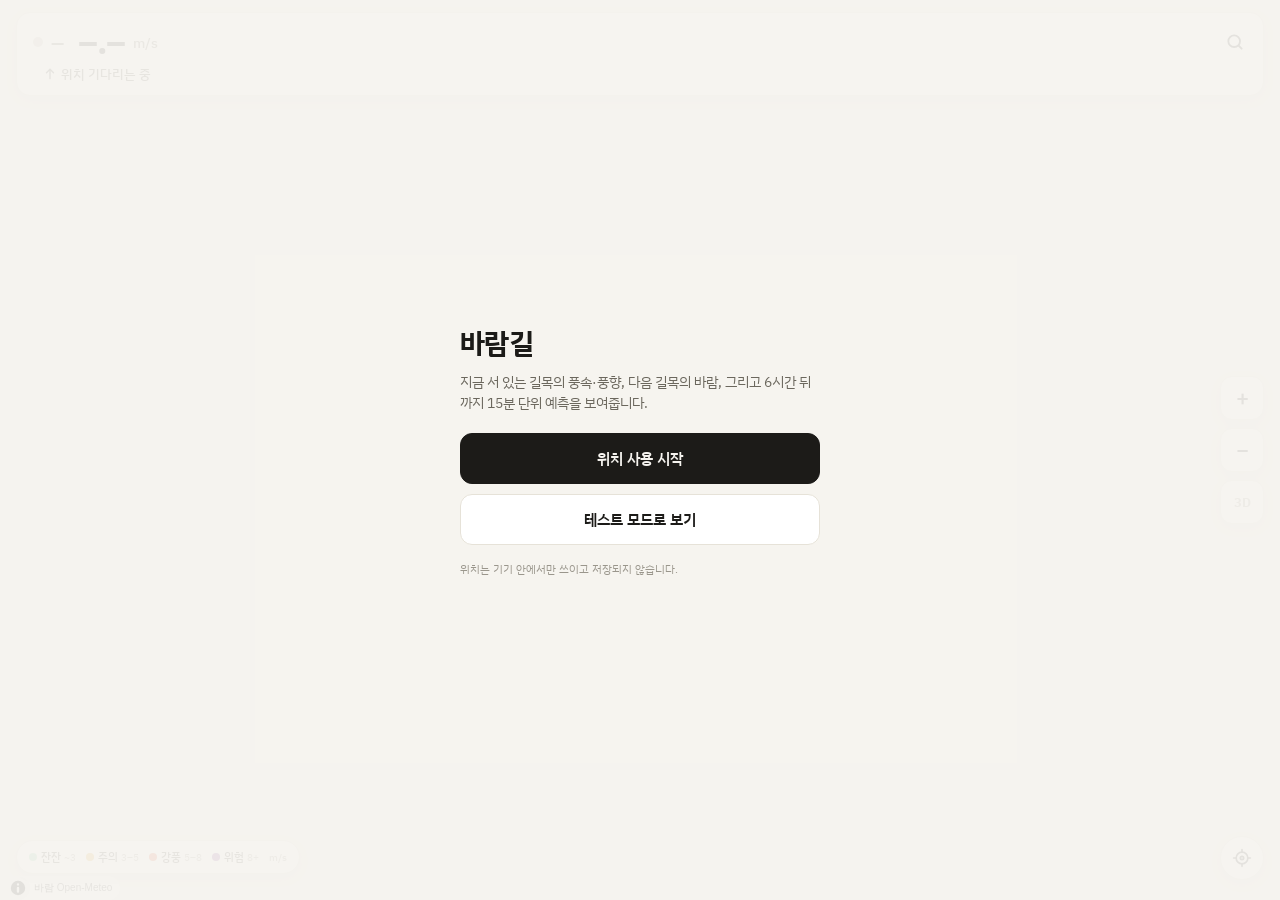
<file: index.html>
<!doctype html>
<html lang="ko">
<head>
  <meta charset="utf-8">
  <meta name="viewport" content="width=device-width, initial-scale=1, viewport-fit=cover, user-scalable=no">
  <title>바람길</title>
  <meta name="theme-color" content="#f6f4ef">
  <meta name="apple-mobile-web-app-capable" content="yes">
  <meta name="apple-mobile-web-app-status-bar-style" content="default">
  <meta name="apple-mobile-web-app-title" content="바람길">
  <link rel="apple-touch-icon" href="icons/apple-touch-icon.png">
  <link rel="icon" href="icons/icon-192.png">
  <link rel="preconnect" href="https://fonts.googleapis.com">
  <link rel="stylesheet" href="https://fonts.googleapis.com/css2?family=IBM+Plex+Sans+KR:wght@400;500;600;700&display=swap">
  <link rel="stylesheet" href="vendor/maplibre-gl.css">
  <link rel="stylesheet" href="css/app.css">
</head>
<body>
  <div id="map"></div>

  <div id="me" class="me">
    <div id="me-wedge" class="me-wedge"></div>
    <div class="me-dot"></div>
  </div>

  <div id="now" class="card now">
    <div class="row1">
      <span id="now-dot" class="dot"></span>
      <span id="now-fc" class="fc" hidden>예측</span>
      <span id="now-level" class="level">—</span>
      <span id="now-speed" class="num">–.–</span>
      <span class="unit">m/s</span>
      <span id="now-time" class="time"></span>
      <button id="btn-search" class="iconbtn" aria-label="검색"><svg width="20" height="20" viewBox="0 0 24 24" fill="none" stroke="currentColor" stroke-width="2.2" stroke-linecap="round" stroke-linejoin="round"><circle cx="11" cy="11" r="7"></circle><path d="M20 20l-3.5-3.5"></path></svg></button>
    </div>
    <div class="row2">
      <span id="now-gust"></span>
      <span class="dir"><svg id="now-arrow" width="14" height="14" viewBox="0 0 24 24" fill="none" stroke="#3f3c35" stroke-width="2.4" stroke-linecap="round" stroke-linejoin="round"><path d="M12 20V4"></path><path d="M6 10l6-6 6 6"></path></svg><span id="now-dir">위치 기다리는 중</span></span>
      <span id="now-place" class="place"></span>
    </div>
  </div>

  <div id="next" class="card next" hidden>
    <span id="next-dot" class="dot"></span>
    <div class="txt">
      <div id="next-title" class="t"></div>
      <div id="next-sub" class="s"></div>
    </div>
  </div>

  <!-- 예측 타임라인: 지금부터 6시간 뒤까지 15분 단위. 막대 = 그 시각 내 길목의 풍속(색 = 단계). 끌거나 눌러서 시각 선택 -->
  <div id="tl" class="tl card" hidden>
    <div class="tl-head">
      <span id="tl-when" class="tl-when">지금</span>
      <span id="tl-clock" class="tl-clock"></span>
      <button id="tl-now" class="tl-reset" hidden>지금으로</button>
    </div>
    <div id="tl-bars" class="tl-bars" role="slider" tabindex="0" aria-label="예측 시각" aria-valuemin="0" aria-valuemax="24" aria-valuenow="0" aria-valuetext="지금"></div>
    <div id="tl-ticks" class="tl-ticks"></div>
  </div>

  <div id="ctrl" class="ctrl">
    <button id="zoom-in" class="card cbtn" aria-label="확대">+</button>
    <button id="zoom-out" class="card cbtn" aria-label="축소">−</button>
    <button id="tilt" class="card cbtn small" aria-label="3D">3D</button>
  </div>

  <div id="sheet" class="sheet card" hidden>
    <div class="sheet-handle"></div>
    <button id="sheet-close" class="sheet-close" aria-label="닫기"><svg width="16" height="16" viewBox="0 0 24 24" fill="none" stroke="currentColor" stroke-width="2.4" stroke-linecap="round"><path d="M6 6l12 12M18 6L6 18"></path></svg></button>
    <div id="sheet-body" class="sheet-body"></div>
  </div>

  <div id="search" class="search" hidden>
    <div class="search-bar">
      <button id="search-back" class="iconbtn" aria-label="뒤로"><svg width="22" height="22" viewBox="0 0 24 24" fill="none" stroke="currentColor" stroke-width="2.2" stroke-linecap="round" stroke-linejoin="round"><path d="M15 6l-6 6 6 6"></path></svg></button>
      <input id="search-input" type="search" placeholder="장소, 주소 검색" enterkeyhint="search" autocomplete="off">
      <button id="search-clear" class="iconbtn" aria-label="지우기"><svg width="18" height="18" viewBox="0 0 24 24" fill="none" stroke="currentColor" stroke-width="2.4" stroke-linecap="round"><path d="M6 6l12 12M18 6L6 18"></path></svg></button>
    </div>
    <div id="search-hint" class="search-hint"></div>
    <div id="search-list" class="search-list"></div>
    <div class="search-foot">검색·주소 © OpenStreetMap (Photon) · 도보 경로 Valhalla</div>
  </div>

  <div id="legend" class="legend card">
    <span><i style="background:#86d3a6"></i>잔잔<small>~3</small></span>
    <span><i style="background:#e0a020"></i>주의<small>3–5</small></span>
    <span><i style="background:#e2532a"></i>강풍<small>5–8</small></span>
    <span><i style="background:#7b2d8e"></i>위험<small>8+</small></span>
    <span class="unit">m/s</span>
  </div>

  <button id="locate" class="locate card on" aria-label="내 위치">
    <svg width="20" height="20" viewBox="0 0 24 24" fill="none" stroke="currentColor" stroke-width="2" stroke-linecap="round" stroke-linejoin="round"><circle cx="12" cy="12" r="7"></circle><circle cx="12" cy="12" r="2"></circle><path d="M12 2v3"></path><path d="M12 19v3"></path><path d="M2 12h3"></path><path d="M19 12h3"></path></svg>
  </button>

  <div id="toast" class="toast" hidden></div>

  <div id="start" class="start">
    <div class="start-card">
      <div class="start-title">바람길</div>
      <div class="start-sub">지금 서 있는 길목의 풍속·풍향, 다음 길목의 바람, 그리고 6시간 뒤까지 15분 단위 예측을 보여줍니다.</div>
      <button id="btn-start" class="btn primary">위치 사용 시작</button>
      <button id="btn-sim" class="btn">테스트 모드로 보기</button>
      <div class="start-note">위치는 기기 안에서만 쓰이고 저장되지 않습니다.</div>
    </div>
  </div>

  <script src="vendor/maplibre-gl.js"></script>
  <script src="js/geo.js"></script>
  <script src="js/wind.js"></script>
  <script src="js/streets.js"></script>
  <script src="js/model.js"></script>
  <script src="js/mock.js"></script>
  <script src="js/particles.js"></script>
  <script src="js/places.js"></script>
  <script src="js/route.js"></script>
  <script src="js/nav.js"></script>
  <script src="js/app.js"></script>
</body>
</html>
</file>
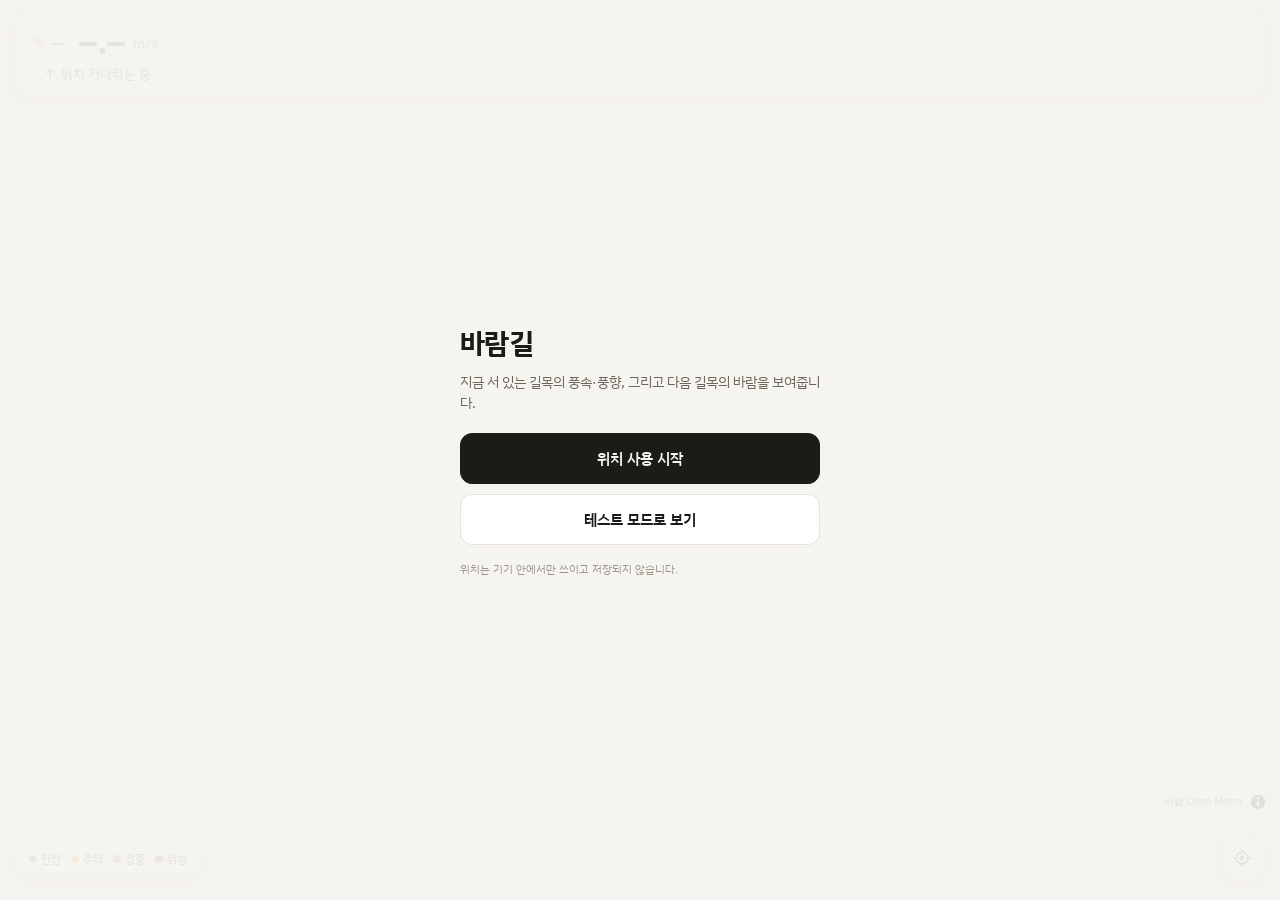
<file: baramgil/baramgil/index.html>
<!doctype html>
<html lang="ko">
<head>
  <meta charset="utf-8">
  <meta name="viewport" content="width=device-width, initial-scale=1, viewport-fit=cover, user-scalable=no">
  <title>바람길</title>
  <meta name="theme-color" content="#f6f4ef">
  <meta name="apple-mobile-web-app-capable" content="yes">
  <meta name="apple-mobile-web-app-status-bar-style" content="default">
  <meta name="apple-mobile-web-app-title" content="바람길">
  <link rel="apple-touch-icon" href="icons/apple-touch-icon.png">
  <link rel="icon" href="icons/icon-192.png">
  <link rel="preconnect" href="https://fonts.googleapis.com">
  <link rel="stylesheet" href="https://fonts.googleapis.com/css2?family=IBM+Plex+Sans+KR:wght@400;500;600;700&display=swap">
  <link rel="stylesheet" href="vendor/maplibre-gl.css">
  <link rel="stylesheet" href="css/app.css">
</head>
<body>
  <div id="map"></div>

  <div id="me" class="me">
    <div id="me-wedge" class="me-wedge"></div>
    <div class="me-dot"></div>
  </div>

  <div id="now" class="card now">
    <div class="row1">
      <span id="now-dot" class="dot"></span>
      <span id="now-level" class="level">—</span>
      <span id="now-speed" class="num">–.–</span>
      <span class="unit">m/s</span>
      <span id="now-time" class="time"></span>
    </div>
    <div class="row2">
      <span id="now-gust"></span>
      <span class="dir"><svg id="now-arrow" width="14" height="14" viewBox="0 0 24 24" fill="none" stroke="#3f3c35" stroke-width="2.4" stroke-linecap="round" stroke-linejoin="round"><path d="M12 20V4"></path><path d="M6 10l6-6 6 6"></path></svg><span id="now-dir">위치 기다리는 중</span></span>
      <span id="now-place" class="place"></span>
    </div>
  </div>

  <div id="next" class="card next" hidden>
    <span id="next-dot" class="dot"></span>
    <div class="txt">
      <div id="next-title" class="t"></div>
      <div id="next-sub" class="s"></div>
    </div>
  </div>

  <div class="legend card">
    <span><i style="background:#2e9a5f"></i>잔잔</span>
    <span><i style="background:#d8961c"></i>주의</span>
    <span><i style="background:#d64a2f"></i>강풍</span>
    <span><i style="background:#8a3aa8"></i>위험</span>
  </div>

  <button id="locate" class="locate card on" aria-label="내 위치">
    <svg width="20" height="20" viewBox="0 0 24 24" fill="none" stroke="currentColor" stroke-width="2" stroke-linecap="round" stroke-linejoin="round"><circle cx="12" cy="12" r="7"></circle><circle cx="12" cy="12" r="2"></circle><path d="M12 2v3"></path><path d="M12 19v3"></path><path d="M2 12h3"></path><path d="M19 12h3"></path></svg>
  </button>

  <div id="toast" class="toast" hidden></div>

  <div id="start" class="start">
    <div class="start-card">
      <div class="start-title">바람길</div>
      <div class="start-sub">지금 서 있는 길목의 풍속·풍향, 그리고 다음 길목의 바람을 보여줍니다.</div>
      <button id="btn-start" class="btn primary">위치 사용 시작</button>
      <button id="btn-sim" class="btn">테스트 모드로 보기</button>
      <div class="start-note">위치는 기기 안에서만 쓰이고 저장되지 않습니다.</div>
    </div>
  </div>

  <script src="vendor/maplibre-gl.js"></script>
  <script src="js/geo.js"></script>
  <script src="js/wind.js"></script>
  <script src="js/streets.js"></script>
  <script src="js/model.js"></script>
  <script src="js/mock.js"></script>
  <script src="js/app.js"></script>
</body>
</html>
</file>
<file: vendor/maplibre-gl.css>
.maplibregl-map{font:12px/20px Helvetica Neue,Arial,Helvetica,sans-serif;overflow:hidden;position:relative;-webkit-tap-highlight-color:rgb(0 0 0/0)}.maplibregl-canvas{left:0;position:absolute;top:0}.maplibregl-map:fullscreen{height:100%;width:100%}.maplibregl-ctrl-group button.maplibregl-ctrl-compass{touch-action:none}.maplibregl-canvas-container.maplibregl-interactive,.maplibregl-ctrl-group button.maplibregl-ctrl-compass{cursor:grab;-webkit-user-select:none;-moz-user-select:none;user-select:none}.maplibregl-canvas-container.maplibregl-interactive.maplibregl-track-pointer{cursor:pointer}.maplibregl-canvas-container.maplibregl-interactive:active,.maplibregl-ctrl-group button.maplibregl-ctrl-compass:active{cursor:grabbing}.maplibregl-canvas-container.maplibregl-touch-zoom-rotate,.maplibregl-canvas-container.maplibregl-touch-zoom-rotate .maplibregl-canvas{touch-action:pan-x pan-y}.maplibregl-canvas-container.maplibregl-touch-drag-pan,.maplibregl-canvas-container.maplibregl-touch-drag-pan .maplibregl-canvas{touch-action:pinch-zoom}.maplibregl-canvas-container.maplibregl-touch-zoom-rotate.maplibregl-touch-drag-pan,.maplibregl-canvas-container.maplibregl-touch-zoom-rotate.maplibregl-touch-drag-pan .maplibregl-canvas{touch-action:none}.maplibregl-canvas-container.maplibregl-touch-drag-pan.maplibregl-cooperative-gestures,.maplibregl-canvas-container.maplibregl-touch-drag-pan.maplibregl-cooperative-gestures .maplibregl-canvas{touch-action:pan-x pan-y}.maplibregl-ctrl-bottom-left,.maplibregl-ctrl-bottom-right,.maplibregl-ctrl-top-left,.maplibregl-ctrl-top-right{pointer-events:none;position:absolute;z-index:2}.maplibregl-ctrl-top-left{left:0;top:0}.maplibregl-ctrl-top-right{right:0;top:0}.maplibregl-ctrl-bottom-left{bottom:0;left:0}.maplibregl-ctrl-bottom-right{bottom:0;right:0}.maplibregl-ctrl{clear:both;pointer-events:auto;transform:translate(0)}.maplibregl-ctrl-top-left .maplibregl-ctrl{float:left;margin:10px 0 0 10px}.maplibregl-ctrl-top-right .maplibregl-ctrl{float:right;margin:10px 10px 0 0}.maplibregl-ctrl-bottom-left .maplibregl-ctrl{float:left;margin:0 0 10px 10px}.maplibregl-ctrl-bottom-right .maplibregl-ctrl{float:right;margin:0 10px 10px 0}.maplibregl-ctrl-group{background:#fff;border-radius:4px}.maplibregl-ctrl-group:not(:empty){box-shadow:0 0 0 2px rgba(0,0,0,.1)}@media (forced-colors:active){.maplibregl-ctrl-group:not(:empty){box-shadow:0 0 0 2px ButtonText}}.maplibregl-ctrl-group button{background-color:transparent;border:0;box-sizing:border-box;cursor:pointer;display:block;height:29px;outline:none;padding:0;width:29px}.maplibregl-ctrl-group button+button{border-top:1px solid #ddd}.maplibregl-ctrl button .maplibregl-ctrl-icon{background-position:50%;background-repeat:no-repeat;display:block;height:100%;width:100%}@media (forced-colors:active){.maplibregl-ctrl-icon{background-color:transparent}.maplibregl-ctrl-group button+button{border-top:1px solid ButtonText}}.maplibregl-ctrl button::-moz-focus-inner{border:0;padding:0}.maplibregl-ctrl-attrib-button:focus,.maplibregl-ctrl-group button:focus{box-shadow:0 0 2px 2px #0096ff}.maplibregl-ctrl button:disabled{cursor:not-allowed}.maplibregl-ctrl button:disabled .maplibregl-ctrl-icon{opacity:.25}@media (hover:hover){.maplibregl-ctrl button:not(:disabled):hover{background-color:rgba(0,0,0,.05)}}.maplibregl-ctrl button:not(:disabled):active{background-color:rgba(0,0,0,.05)}.maplibregl-ctrl-group button:focus:focus-visible{box-shadow:0 0 2px 2px #0096ff}.maplibregl-ctrl-group button:focus:not(:focus-visible){box-shadow:none}.maplibregl-ctrl-group button:focus:first-child{border-radius:4px 4px 0 0}.maplibregl-ctrl-group button:focus:last-child{border-radius:0 0 4px 4px}.maplibregl-ctrl-group button:focus:only-child{border-radius:inherit}.maplibregl-ctrl button.maplibregl-ctrl-zoom-out .maplibregl-ctrl-icon{background-image:url("data:image/svg+xml;charset=utf-8,%3Csvg xmlns='http://www.w3.org/2000/svg' width='29' height='29' fill='%23333' viewBox='0 0 29 29'%3E%3Cpath d='M10 13c-.75 0-1.5.75-1.5 1.5S9.25 16 10 16h9c.75 0 1.5-.75 1.5-1.5S19.75 13 19 13z'/%3E%3C/svg%3E")}.maplibregl-ctrl button.maplibregl-ctrl-zoom-in .maplibregl-ctrl-icon{background-image:url("data:image/svg+xml;charset=utf-8,%3Csvg xmlns='http://www.w3.org/2000/svg' width='29' height='29' fill='%23333' viewBox='0 0 29 29'%3E%3Cpath d='M14.5 8.5c-.75 0-1.5.75-1.5 1.5v3h-3c-.75 0-1.5.75-1.5 1.5S9.25 16 10 16h3v3c0 .75.75 1.5 1.5 1.5S16 19.75 16 19v-3h3c.75 0 1.5-.75 1.5-1.5S19.75 13 19 13h-3v-3c0-.75-.75-1.5-1.5-1.5'/%3E%3C/svg%3E")}@media (forced-colors:active){.maplibregl-ctrl button.maplibregl-ctrl-zoom-out .maplibregl-ctrl-icon{background-image:url("data:image/svg+xml;charset=utf-8,%3Csvg xmlns='http://www.w3.org/2000/svg' width='29' height='29' fill='%23fff' viewBox='0 0 29 29'%3E%3Cpath d='M10 13c-.75 0-1.5.75-1.5 1.5S9.25 16 10 16h9c.75 0 1.5-.75 1.5-1.5S19.75 13 19 13z'/%3E%3C/svg%3E")}.maplibregl-ctrl button.maplibregl-ctrl-zoom-in .maplibregl-ctrl-icon{background-image:url("data:image/svg+xml;charset=utf-8,%3Csvg xmlns='http://www.w3.org/2000/svg' width='29' height='29' fill='%23fff' viewBox='0 0 29 29'%3E%3Cpath d='M14.5 8.5c-.75 0-1.5.75-1.5 1.5v3h-3c-.75 0-1.5.75-1.5 1.5S9.25 16 10 16h3v3c0 .75.75 1.5 1.5 1.5S16 19.75 16 19v-3h3c.75 0 1.5-.75 1.5-1.5S19.75 13 19 13h-3v-3c0-.75-.75-1.5-1.5-1.5'/%3E%3C/svg%3E")}}@media (forced-colors:active) and (prefers-color-scheme:light){.maplibregl-ctrl button.maplibregl-ctrl-zoom-out .maplibregl-ctrl-icon{background-image:url("data:image/svg+xml;charset=utf-8,%3Csvg xmlns='http://www.w3.org/2000/svg' width='29' height='29' viewBox='0 0 29 29'%3E%3Cpath d='M10 13c-.75 0-1.5.75-1.5 1.5S9.25 16 10 16h9c.75 0 1.5-.75 1.5-1.5S19.75 13 19 13z'/%3E%3C/svg%3E")}.maplibregl-ctrl button.maplibregl-ctrl-zoom-in .maplibregl-ctrl-icon{background-image:url("data:image/svg+xml;charset=utf-8,%3Csvg xmlns='http://www.w3.org/2000/svg' width='29' height='29' viewBox='0 0 29 29'%3E%3Cpath d='M14.5 8.5c-.75 0-1.5.75-1.5 1.5v3h-3c-.75 0-1.5.75-1.5 1.5S9.25 16 10 16h3v3c0 .75.75 1.5 1.5 1.5S16 19.75 16 19v-3h3c.75 0 1.5-.75 1.5-1.5S19.75 13 19 13h-3v-3c0-.75-.75-1.5-1.5-1.5'/%3E%3C/svg%3E")}}.maplibregl-ctrl button.maplibregl-ctrl-fullscreen .maplibregl-ctrl-icon{background-image:url("data:image/svg+xml;charset=utf-8,%3Csvg xmlns='http://www.w3.org/2000/svg' width='29' height='29' fill='%23333' viewBox='0 0 29 29'%3E%3Cpath d='M24 16v5.5c0 1.75-.75 2.5-2.5 2.5H16v-1l3-1.5-4-5.5 1-1 5.5 4 1.5-3zM6 16l1.5 3 5.5-4 1 1-4 5.5 3 1.5v1H7.5C5.75 24 5 23.25 5 21.5V16zm7-11v1l-3 1.5 4 5.5-1 1-5.5-4L6 13H5V7.5C5 5.75 5.75 5 7.5 5zm11 2.5c0-1.75-.75-2.5-2.5-2.5H16v1l3 1.5-4 5.5 1 1 5.5-4 1.5 3h1z'/%3E%3C/svg%3E")}.maplibregl-ctrl button.maplibregl-ctrl-shrink .maplibregl-ctrl-icon{background-image:url("data:image/svg+xml;charset=utf-8,%3Csvg xmlns='http://www.w3.org/2000/svg' width='29' height='29' viewBox='0 0 29 29'%3E%3Cpath d='M18.5 16c-1.75 0-2.5.75-2.5 2.5V24h1l1.5-3 5.5 4 1-1-4-5.5 3-1.5v-1zM13 18.5c0-1.75-.75-2.5-2.5-2.5H5v1l3 1.5L4 24l1 1 5.5-4 1.5 3h1zm3-8c0 1.75.75 2.5 2.5 2.5H24v-1l-3-1.5L25 5l-1-1-5.5 4L17 5h-1zM10.5 13c1.75 0 2.5-.75 2.5-2.5V5h-1l-1.5 3L5 4 4 5l4 5.5L5 12v1z'/%3E%3C/svg%3E")}@media (forced-colors:active){.maplibregl-ctrl button.maplibregl-ctrl-fullscreen .maplibregl-ctrl-icon{background-image:url("data:image/svg+xml;charset=utf-8,%3Csvg xmlns='http://www.w3.org/2000/svg' width='29' height='29' fill='%23fff' viewBox='0 0 29 29'%3E%3Cpath d='M24 16v5.5c0 1.75-.75 2.5-2.5 2.5H16v-1l3-1.5-4-5.5 1-1 5.5 4 1.5-3zM6 16l1.5 3 5.5-4 1 1-4 5.5 3 1.5v1H7.5C5.75 24 5 23.25 5 21.5V16zm7-11v1l-3 1.5 4 5.5-1 1-5.5-4L6 13H5V7.5C5 5.75 5.75 5 7.5 5zm11 2.5c0-1.75-.75-2.5-2.5-2.5H16v1l3 1.5-4 5.5 1 1 5.5-4 1.5 3h1z'/%3E%3C/svg%3E")}.maplibregl-ctrl button.maplibregl-ctrl-shrink .maplibregl-ctrl-icon{background-image:url("data:image/svg+xml;charset=utf-8,%3Csvg xmlns='http://www.w3.org/2000/svg' width='29' height='29' fill='%23fff' viewBox='0 0 29 29'%3E%3Cpath d='M18.5 16c-1.75 0-2.5.75-2.5 2.5V24h1l1.5-3 5.5 4 1-1-4-5.5 3-1.5v-1zM13 18.5c0-1.75-.75-2.5-2.5-2.5H5v1l3 1.5L4 24l1 1 5.5-4 1.5 3h1zm3-8c0 1.75.75 2.5 2.5 2.5H24v-1l-3-1.5L25 5l-1-1-5.5 4L17 5h-1zM10.5 13c1.75 0 2.5-.75 2.5-2.5V5h-1l-1.5 3L5 4 4 5l4 5.5L5 12v1z'/%3E%3C/svg%3E")}}@media (forced-colors:active) and (prefers-color-scheme:light){.maplibregl-ctrl button.maplibregl-ctrl-fullscreen .maplibregl-ctrl-icon{background-image:url("data:image/svg+xml;charset=utf-8,%3Csvg xmlns='http://www.w3.org/2000/svg' width='29' height='29' viewBox='0 0 29 29'%3E%3Cpath d='M24 16v5.5c0 1.75-.75 2.5-2.5 2.5H16v-1l3-1.5-4-5.5 1-1 5.5 4 1.5-3zM6 16l1.5 3 5.5-4 1 1-4 5.5 3 1.5v1H7.5C5.75 24 5 23.25 5 21.5V16zm7-11v1l-3 1.5 4 5.5-1 1-5.5-4L6 13H5V7.5C5 5.75 5.75 5 7.5 5zm11 2.5c0-1.75-.75-2.5-2.5-2.5H16v1l3 1.5-4 5.5 1 1 5.5-4 1.5 3h1z'/%3E%3C/svg%3E")}.maplibregl-ctrl button.maplibregl-ctrl-shrink .maplibregl-ctrl-icon{background-image:url("data:image/svg+xml;charset=utf-8,%3Csvg xmlns='http://www.w3.org/2000/svg' width='29' height='29' viewBox='0 0 29 29'%3E%3Cpath d='M18.5 16c-1.75 0-2.5.75-2.5 2.5V24h1l1.5-3 5.5 4 1-1-4-5.5 3-1.5v-1zM13 18.5c0-1.75-.75-2.5-2.5-2.5H5v1l3 1.5L4 24l1 1 5.5-4 1.5 3h1zm3-8c0 1.75.75 2.5 2.5 2.5H24v-1l-3-1.5L25 5l-1-1-5.5 4L17 5h-1zM10.5 13c1.75 0 2.5-.75 2.5-2.5V5h-1l-1.5 3L5 4 4 5l4 5.5L5 12v1z'/%3E%3C/svg%3E")}}.maplibregl-ctrl button.maplibregl-ctrl-compass .maplibregl-ctrl-icon{background-image:url("data:image/svg+xml;charset=utf-8,%3Csvg xmlns='http://www.w3.org/2000/svg' width='29' height='29' fill='%23333' viewBox='0 0 29 29'%3E%3Cpath d='m10.5 14 4-8 4 8z'/%3E%3Cpath fill='%23ccc' d='m10.5 16 4 8 4-8z'/%3E%3C/svg%3E")}@media (forced-colors:active){.maplibregl-ctrl button.maplibregl-ctrl-compass .maplibregl-ctrl-icon{background-image:url("data:image/svg+xml;charset=utf-8,%3Csvg xmlns='http://www.w3.org/2000/svg' width='29' height='29' fill='%23fff' viewBox='0 0 29 29'%3E%3Cpath d='m10.5 14 4-8 4 8z'/%3E%3Cpath fill='%23ccc' d='m10.5 16 4 8 4-8z'/%3E%3C/svg%3E")}}@media (forced-colors:active) and (prefers-color-scheme:light){.maplibregl-ctrl button.maplibregl-ctrl-compass .maplibregl-ctrl-icon{background-image:url("data:image/svg+xml;charset=utf-8,%3Csvg xmlns='http://www.w3.org/2000/svg' width='29' height='29' viewBox='0 0 29 29'%3E%3Cpath d='m10.5 14 4-8 4 8z'/%3E%3Cpath fill='%23ccc' d='m10.5 16 4 8 4-8z'/%3E%3C/svg%3E")}}.maplibregl-ctrl button.maplibregl-ctrl-globe .maplibregl-ctrl-icon{background-image:url("data:image/svg+xml;charset=utf-8,%3Csvg xmlns='http://www.w3.org/2000/svg' width='22' height='22' fill='none' stroke='%23333' viewBox='0 0 22 22'%3E%3Ccircle cx='11' cy='11' r='8.5'/%3E%3Cpath d='M17.5 11c0 4.819-3.02 8.5-6.5 8.5S4.5 15.819 4.5 11 7.52 2.5 11 2.5s6.5 3.681 6.5 8.5Z'/%3E%3Cpath d='M13.5 11c0 2.447-.331 4.64-.853 6.206-.262.785-.562 1.384-.872 1.777-.314.399-.58.517-.775.517s-.461-.118-.775-.517c-.31-.393-.61-.992-.872-1.777C8.831 15.64 8.5 13.446 8.5 11s.331-4.64.853-6.206c.262-.785.562-1.384.872-1.777.314-.399.58-.517.775-.517s.461.118.775.517c.31.393.61.992.872 1.777.522 1.565.853 3.76.853 6.206Z'/%3E%3Cpath d='M11 7.5c-1.909 0-3.622-.166-4.845-.428-.616-.132-1.08-.283-1.379-.434a1.3 1.3 0 0 1-.224-.138q.07-.058.224-.138c.299-.151.763-.302 1.379-.434C7.378 5.666 9.091 5.5 11 5.5s3.622.166 4.845.428c.616.132 1.08.283 1.379.434.105.053.177.1.224.138q-.07.058-.224.138c-.299.151-.763.302-1.379.434-1.223.262-2.936.428-4.845.428ZM4.486 6.436ZM11 16.5c-1.909 0-3.622-.166-4.845-.428-.616-.132-1.08-.283-1.379-.434a1.3 1.3 0 0 1-.224-.138 1.3 1.3 0 0 1 .224-.138c.299-.151.763-.302 1.379-.434C7.378 14.666 9.091 14.5 11 14.5s3.622.166 4.845.428c.616.132 1.08.283 1.379.434.105.053.177.1.224.138a1.3 1.3 0 0 1-.224.138c-.299.151-.763.302-1.379.434-1.223.262-2.936.428-4.845.428Zm-6.514-1.064ZM11 12.5c-2.46 0-4.672-.222-6.255-.574-.796-.177-1.406-.38-1.805-.59a1.5 1.5 0 0 1-.39-.272.3.3 0 0 1-.047-.064.3.3 0 0 1 .048-.064c.066-.073.189-.167.389-.272.399-.21 1.009-.413 1.805-.59C6.328 9.722 8.54 9.5 11 9.5s4.672.222 6.256.574c.795.177 1.405.38 1.804.59.2.105.323.2.39.272a.3.3 0 0 1 .047.064.3.3 0 0 1-.048.064 1.4 1.4 0 0 1-.389.272c-.399.21-1.009.413-1.804.59-1.584.352-3.796.574-6.256.574Zm-8.501-1.51v.002zm0 .018v.002zm17.002.002v-.002zm0-.018v-.002z'/%3E%3C/svg%3E")}.maplibregl-ctrl button.maplibregl-ctrl-globe-enabled .maplibregl-ctrl-icon{background-image:url("data:image/svg+xml;charset=utf-8,%3Csvg xmlns='http://www.w3.org/2000/svg' width='22' height='22' fill='none' stroke='%2333b5e5' viewBox='0 0 22 22'%3E%3Ccircle cx='11' cy='11' r='8.5'/%3E%3Cpath d='M17.5 11c0 4.819-3.02 8.5-6.5 8.5S4.5 15.819 4.5 11 7.52 2.5 11 2.5s6.5 3.681 6.5 8.5Z'/%3E%3Cpath d='M13.5 11c0 2.447-.331 4.64-.853 6.206-.262.785-.562 1.384-.872 1.777-.314.399-.58.517-.775.517s-.461-.118-.775-.517c-.31-.393-.61-.992-.872-1.777C8.831 15.64 8.5 13.446 8.5 11s.331-4.64.853-6.206c.262-.785.562-1.384.872-1.777.314-.399.58-.517.775-.517s.461.118.775.517c.31.393.61.992.872 1.777.522 1.565.853 3.76.853 6.206Z'/%3E%3Cpath d='M11 7.5c-1.909 0-3.622-.166-4.845-.428-.616-.132-1.08-.283-1.379-.434a1.3 1.3 0 0 1-.224-.138q.07-.058.224-.138c.299-.151.763-.302 1.379-.434C7.378 5.666 9.091 5.5 11 5.5s3.622.166 4.845.428c.616.132 1.08.283 1.379.434.105.053.177.1.224.138q-.07.058-.224.138c-.299.151-.763.302-1.379.434-1.223.262-2.936.428-4.845.428ZM4.486 6.436ZM11 16.5c-1.909 0-3.622-.166-4.845-.428-.616-.132-1.08-.283-1.379-.434a1.3 1.3 0 0 1-.224-.138 1.3 1.3 0 0 1 .224-.138c.299-.151.763-.302 1.379-.434C7.378 14.666 9.091 14.5 11 14.5s3.622.166 4.845.428c.616.132 1.08.283 1.379.434.105.053.177.1.224.138a1.3 1.3 0 0 1-.224.138c-.299.151-.763.302-1.379.434-1.223.262-2.936.428-4.845.428Zm-6.514-1.064ZM11 12.5c-2.46 0-4.672-.222-6.255-.574-.796-.177-1.406-.38-1.805-.59a1.5 1.5 0 0 1-.39-.272.3.3 0 0 1-.047-.064.3.3 0 0 1 .048-.064c.066-.073.189-.167.389-.272.399-.21 1.009-.413 1.805-.59C6.328 9.722 8.54 9.5 11 9.5s4.672.222 6.256.574c.795.177 1.405.38 1.804.59.2.105.323.2.39.272a.3.3 0 0 1 .047.064.3.3 0 0 1-.048.064 1.4 1.4 0 0 1-.389.272c-.399.21-1.009.413-1.804.59-1.584.352-3.796.574-6.256.574Zm-8.501-1.51v.002zm0 .018v.002zm17.002.002v-.002zm0-.018v-.002z'/%3E%3C/svg%3E")}.maplibregl-ctrl button.maplibregl-ctrl-terrain .maplibregl-ctrl-icon{background-image:url("data:image/svg+xml;charset=utf-8,%3Csvg xmlns='http://www.w3.org/2000/svg' width='22' height='22' fill='%23333' viewBox='0 0 22 22'%3E%3Cpath d='m1.754 13.406 4.453-4.851 3.09 3.09 3.281 3.277.969-.969-3.309-3.312 3.844-4.121 6.148 6.886h1.082v-.855l-7.207-8.07-4.84 5.187L6.169 6.57l-5.48 5.965v.871ZM.688 16.844h20.625v1.375H.688Zm0 0'/%3E%3C/svg%3E")}.maplibregl-ctrl button.maplibregl-ctrl-terrain-enabled .maplibregl-ctrl-icon{background-image:url("data:image/svg+xml;charset=utf-8,%3Csvg xmlns='http://www.w3.org/2000/svg' width='22' height='22' fill='%2333b5e5' viewBox='0 0 22 22'%3E%3Cpath d='m1.754 13.406 4.453-4.851 3.09 3.09 3.281 3.277.969-.969-3.309-3.312 3.844-4.121 6.148 6.886h1.082v-.855l-7.207-8.07-4.84 5.187L6.169 6.57l-5.48 5.965v.871ZM.688 16.844h20.625v1.375H.688Zm0 0'/%3E%3C/svg%3E")}.maplibregl-ctrl button.maplibregl-ctrl-geolocate .maplibregl-ctrl-icon{background-image:url("data:image/svg+xml;charset=utf-8,%3Csvg xmlns='http://www.w3.org/2000/svg' width='29' height='29' fill='%23333' viewBox='0 0 20 20'%3E%3Cpath d='M10 4C9 4 9 5 9 5v.1A5 5 0 0 0 5.1 9H5s-1 0-1 1 1 1 1 1h.1A5 5 0 0 0 9 14.9v.1s0 1 1 1 1-1 1-1v-.1a5 5 0 0 0 3.9-3.9h.1s1 0 1-1-1-1-1-1h-.1A5 5 0 0 0 11 5.1V5s0-1-1-1m0 2.5a3.5 3.5 0 1 1 0 7 3.5 3.5 0 1 1 0-7'/%3E%3Ccircle cx='10' cy='10' r='2'/%3E%3C/svg%3E")}.maplibregl-ctrl button.maplibregl-ctrl-geolocate:disabled .maplibregl-ctrl-icon{background-image:url("data:image/svg+xml;charset=utf-8,%3Csvg xmlns='http://www.w3.org/2000/svg' width='29' height='29' fill='%23aaa' viewBox='0 0 20 20'%3E%3Cpath d='M10 4C9 4 9 5 9 5v.1A5 5 0 0 0 5.1 9H5s-1 0-1 1 1 1 1 1h.1A5 5 0 0 0 9 14.9v.1s0 1 1 1 1-1 1-1v-.1a5 5 0 0 0 3.9-3.9h.1s1 0 1-1-1-1-1-1h-.1A5 5 0 0 0 11 5.1V5s0-1-1-1m0 2.5a3.5 3.5 0 1 1 0 7 3.5 3.5 0 1 1 0-7'/%3E%3Ccircle cx='10' cy='10' r='2'/%3E%3Cpath fill='red' d='m14 5 1 1-9 9-1-1z'/%3E%3C/svg%3E")}.maplibregl-ctrl button.maplibregl-ctrl-geolocate.maplibregl-ctrl-geolocate-active .maplibregl-ctrl-icon{background-image:url("data:image/svg+xml;charset=utf-8,%3Csvg xmlns='http://www.w3.org/2000/svg' width='29' height='29' fill='%2333b5e5' viewBox='0 0 20 20'%3E%3Cpath d='M10 4C9 4 9 5 9 5v.1A5 5 0 0 0 5.1 9H5s-1 0-1 1 1 1 1 1h.1A5 5 0 0 0 9 14.9v.1s0 1 1 1 1-1 1-1v-.1a5 5 0 0 0 3.9-3.9h.1s1 0 1-1-1-1-1-1h-.1A5 5 0 0 0 11 5.1V5s0-1-1-1m0 2.5a3.5 3.5 0 1 1 0 7 3.5 3.5 0 1 1 0-7'/%3E%3Ccircle cx='10' cy='10' r='2'/%3E%3C/svg%3E")}.maplibregl-ctrl button.maplibregl-ctrl-geolocate.maplibregl-ctrl-geolocate-active-error .maplibregl-ctrl-icon{background-image:url("data:image/svg+xml;charset=utf-8,%3Csvg xmlns='http://www.w3.org/2000/svg' width='29' height='29' fill='%23e58978' viewBox='0 0 20 20'%3E%3Cpath d='M10 4C9 4 9 5 9 5v.1A5 5 0 0 0 5.1 9H5s-1 0-1 1 1 1 1 1h.1A5 5 0 0 0 9 14.9v.1s0 1 1 1 1-1 1-1v-.1a5 5 0 0 0 3.9-3.9h.1s1 0 1-1-1-1-1-1h-.1A5 5 0 0 0 11 5.1V5s0-1-1-1m0 2.5a3.5 3.5 0 1 1 0 7 3.5 3.5 0 1 1 0-7'/%3E%3Ccircle cx='10' cy='10' r='2'/%3E%3C/svg%3E")}.maplibregl-ctrl button.maplibregl-ctrl-geolocate.maplibregl-ctrl-geolocate-background .maplibregl-ctrl-icon{background-image:url("data:image/svg+xml;charset=utf-8,%3Csvg xmlns='http://www.w3.org/2000/svg' width='29' height='29' fill='%2333b5e5' viewBox='0 0 20 20'%3E%3Cpath d='M10 4C9 4 9 5 9 5v.1A5 5 0 0 0 5.1 9H5s-1 0-1 1 1 1 1 1h.1A5 5 0 0 0 9 14.9v.1s0 1 1 1 1-1 1-1v-.1a5 5 0 0 0 3.9-3.9h.1s1 0 1-1-1-1-1-1h-.1A5 5 0 0 0 11 5.1V5s0-1-1-1m0 2.5a3.5 3.5 0 1 1 0 7 3.5 3.5 0 1 1 0-7'/%3E%3C/svg%3E")}.maplibregl-ctrl button.maplibregl-ctrl-geolocate.maplibregl-ctrl-geolocate-background-error .maplibregl-ctrl-icon{background-image:url("data:image/svg+xml;charset=utf-8,%3Csvg xmlns='http://www.w3.org/2000/svg' width='29' height='29' fill='%23e54e33' viewBox='0 0 20 20'%3E%3Cpath d='M10 4C9 4 9 5 9 5v.1A5 5 0 0 0 5.1 9H5s-1 0-1 1 1 1 1 1h.1A5 5 0 0 0 9 14.9v.1s0 1 1 1 1-1 1-1v-.1a5 5 0 0 0 3.9-3.9h.1s1 0 1-1-1-1-1-1h-.1A5 5 0 0 0 11 5.1V5s0-1-1-1m0 2.5a3.5 3.5 0 1 1 0 7 3.5 3.5 0 1 1 0-7'/%3E%3C/svg%3E")}.maplibregl-ctrl button.maplibregl-ctrl-geolocate.maplibregl-ctrl-geolocate-waiting .maplibregl-ctrl-icon{animation:maplibregl-spin 2s linear infinite}@media (forced-colors:active){.maplibregl-ctrl button.maplibregl-ctrl-geolocate .maplibregl-ctrl-icon{background-image:url("data:image/svg+xml;charset=utf-8,%3Csvg xmlns='http://www.w3.org/2000/svg' width='29' height='29' fill='%23fff' viewBox='0 0 20 20'%3E%3Cpath d='M10 4C9 4 9 5 9 5v.1A5 5 0 0 0 5.1 9H5s-1 0-1 1 1 1 1 1h.1A5 5 0 0 0 9 14.9v.1s0 1 1 1 1-1 1-1v-.1a5 5 0 0 0 3.9-3.9h.1s1 0 1-1-1-1-1-1h-.1A5 5 0 0 0 11 5.1V5s0-1-1-1m0 2.5a3.5 3.5 0 1 1 0 7 3.5 3.5 0 1 1 0-7'/%3E%3Ccircle cx='10' cy='10' r='2'/%3E%3C/svg%3E")}.maplibregl-ctrl button.maplibregl-ctrl-geolocate:disabled .maplibregl-ctrl-icon{background-image:url("data:image/svg+xml;charset=utf-8,%3Csvg xmlns='http://www.w3.org/2000/svg' width='29' height='29' fill='%23999' viewBox='0 0 20 20'%3E%3Cpath d='M10 4C9 4 9 5 9 5v.1A5 5 0 0 0 5.1 9H5s-1 0-1 1 1 1 1 1h.1A5 5 0 0 0 9 14.9v.1s0 1 1 1 1-1 1-1v-.1a5 5 0 0 0 3.9-3.9h.1s1 0 1-1-1-1-1-1h-.1A5 5 0 0 0 11 5.1V5s0-1-1-1m0 2.5a3.5 3.5 0 1 1 0 7 3.5 3.5 0 1 1 0-7'/%3E%3Ccircle cx='10' cy='10' r='2'/%3E%3Cpath fill='red' d='m14 5 1 1-9 9-1-1z'/%3E%3C/svg%3E")}.maplibregl-ctrl button.maplibregl-ctrl-geolocate.maplibregl-ctrl-geolocate-active .maplibregl-ctrl-icon{background-image:url("data:image/svg+xml;charset=utf-8,%3Csvg xmlns='http://www.w3.org/2000/svg' width='29' height='29' fill='%2333b5e5' viewBox='0 0 20 20'%3E%3Cpath d='M10 4C9 4 9 5 9 5v.1A5 5 0 0 0 5.1 9H5s-1 0-1 1 1 1 1 1h.1A5 5 0 0 0 9 14.9v.1s0 1 1 1 1-1 1-1v-.1a5 5 0 0 0 3.9-3.9h.1s1 0 1-1-1-1-1-1h-.1A5 5 0 0 0 11 5.1V5s0-1-1-1m0 2.5a3.5 3.5 0 1 1 0 7 3.5 3.5 0 1 1 0-7'/%3E%3Ccircle cx='10' cy='10' r='2'/%3E%3C/svg%3E")}.maplibregl-ctrl button.maplibregl-ctrl-geolocate.maplibregl-ctrl-geolocate-active-error .maplibregl-ctrl-icon{background-image:url("data:image/svg+xml;charset=utf-8,%3Csvg xmlns='http://www.w3.org/2000/svg' width='29' height='29' fill='%23e58978' viewBox='0 0 20 20'%3E%3Cpath d='M10 4C9 4 9 5 9 5v.1A5 5 0 0 0 5.1 9H5s-1 0-1 1 1 1 1 1h.1A5 5 0 0 0 9 14.9v.1s0 1 1 1 1-1 1-1v-.1a5 5 0 0 0 3.9-3.9h.1s1 0 1-1-1-1-1-1h-.1A5 5 0 0 0 11 5.1V5s0-1-1-1m0 2.5a3.5 3.5 0 1 1 0 7 3.5 3.5 0 1 1 0-7'/%3E%3Ccircle cx='10' cy='10' r='2'/%3E%3C/svg%3E")}.maplibregl-ctrl button.maplibregl-ctrl-geolocate.maplibregl-ctrl-geolocate-background .maplibregl-ctrl-icon{background-image:url("data:image/svg+xml;charset=utf-8,%3Csvg xmlns='http://www.w3.org/2000/svg' width='29' height='29' fill='%2333b5e5' viewBox='0 0 20 20'%3E%3Cpath d='M10 4C9 4 9 5 9 5v.1A5 5 0 0 0 5.1 9H5s-1 0-1 1 1 1 1 1h.1A5 5 0 0 0 9 14.9v.1s0 1 1 1 1-1 1-1v-.1a5 5 0 0 0 3.9-3.9h.1s1 0 1-1-1-1-1-1h-.1A5 5 0 0 0 11 5.1V5s0-1-1-1m0 2.5a3.5 3.5 0 1 1 0 7 3.5 3.5 0 1 1 0-7'/%3E%3C/svg%3E")}.maplibregl-ctrl button.maplibregl-ctrl-geolocate.maplibregl-ctrl-geolocate-background-error .maplibregl-ctrl-icon{background-image:url("data:image/svg+xml;charset=utf-8,%3Csvg xmlns='http://www.w3.org/2000/svg' width='29' height='29' fill='%23e54e33' viewBox='0 0 20 20'%3E%3Cpath d='M10 4C9 4 9 5 9 5v.1A5 5 0 0 0 5.1 9H5s-1 0-1 1 1 1 1 1h.1A5 5 0 0 0 9 14.9v.1s0 1 1 1 1-1 1-1v-.1a5 5 0 0 0 3.9-3.9h.1s1 0 1-1-1-1-1-1h-.1A5 5 0 0 0 11 5.1V5s0-1-1-1m0 2.5a3.5 3.5 0 1 1 0 7 3.5 3.5 0 1 1 0-7'/%3E%3C/svg%3E")}}@media (forced-colors:active) and (prefers-color-scheme:light){.maplibregl-ctrl button.maplibregl-ctrl-geolocate .maplibregl-ctrl-icon{background-image:url("data:image/svg+xml;charset=utf-8,%3Csvg xmlns='http://www.w3.org/2000/svg' width='29' height='29' viewBox='0 0 20 20'%3E%3Cpath d='M10 4C9 4 9 5 9 5v.1A5 5 0 0 0 5.1 9H5s-1 0-1 1 1 1 1 1h.1A5 5 0 0 0 9 14.9v.1s0 1 1 1 1-1 1-1v-.1a5 5 0 0 0 3.9-3.9h.1s1 0 1-1-1-1-1-1h-.1A5 5 0 0 0 11 5.1V5s0-1-1-1m0 2.5a3.5 3.5 0 1 1 0 7 3.5 3.5 0 1 1 0-7'/%3E%3Ccircle cx='10' cy='10' r='2'/%3E%3C/svg%3E")}.maplibregl-ctrl button.maplibregl-ctrl-geolocate:disabled .maplibregl-ctrl-icon{background-image:url("data:image/svg+xml;charset=utf-8,%3Csvg xmlns='http://www.w3.org/2000/svg' width='29' height='29' fill='%23666' viewBox='0 0 20 20'%3E%3Cpath d='M10 4C9 4 9 5 9 5v.1A5 5 0 0 0 5.1 9H5s-1 0-1 1 1 1 1 1h.1A5 5 0 0 0 9 14.9v.1s0 1 1 1 1-1 1-1v-.1a5 5 0 0 0 3.9-3.9h.1s1 0 1-1-1-1-1-1h-.1A5 5 0 0 0 11 5.1V5s0-1-1-1m0 2.5a3.5 3.5 0 1 1 0 7 3.5 3.5 0 1 1 0-7'/%3E%3Ccircle cx='10' cy='10' r='2'/%3E%3Cpath fill='red' d='m14 5 1 1-9 9-1-1z'/%3E%3C/svg%3E")}}@keyframes maplibregl-spin{0%{transform:rotate(0deg)}to{transform:rotate(1turn)}}a.maplibregl-ctrl-logo{background-image:url("data:image/svg+xml;charset=utf-8,%3Csvg xmlns='http://www.w3.org/2000/svg' width='88' height='23' fill='none'%3E%3Cpath fill='%23000' fill-opacity='.4' fill-rule='evenodd' d='M17.408 16.796h-1.827l2.501-12.095h.198l3.324 6.533.988 2.19.988-2.19 3.258-6.533h.181l2.6 12.095h-1.81l-1.218-5.644-.362-1.71-.658 1.71-2.929 5.644h-.098l-2.914-5.644-.757-1.71-.345 1.71zm1.958-3.42-.726 3.663a1.255 1.255 0 0 1-1.232 1.011h-1.827a1.255 1.255 0 0 1-1.229-1.509l2.501-12.095a1.255 1.255 0 0 1 1.23-1.001h.197a1.25 1.25 0 0 1 1.12.685l3.19 6.273 3.125-6.263a1.25 1.25 0 0 1 1.123-.695h.181a1.255 1.255 0 0 1 1.227.991l1.443 6.71a5 5 0 0 1 .314-.787l.009-.016a4.6 4.6 0 0 1 1.777-1.887c.782-.46 1.668-.667 2.611-.667a4.6 4.6 0 0 1 1.7.32l.306.134c.21-.16.474-.256.759-.256h1.694a1.255 1.255 0 0 1 1.212.925 1.255 1.255 0 0 1 1.212-.925h1.711c.284 0 .545.094.755.252.613-.3 1.312-.45 2.075-.45 1.356 0 2.557.445 3.482 1.4q.47.48.763 1.064V4.701a1.255 1.255 0 0 1 1.255-1.255h1.86A1.255 1.255 0 0 1 54.44 4.7v9.194h2.217c.19 0 .37.043.532.118v-4.77c0-.356.147-.678.385-.906a2.42 2.42 0 0 1-.682-1.71c0-.665.267-1.253.735-1.7a2.45 2.45 0 0 1 1.722-.674 2.43 2.43 0 0 1 1.705.675q.318.302.504.683V4.7a1.255 1.255 0 0 1 1.255-1.255h1.744A1.255 1.255 0 0 1 65.812 4.7v3.335a4.8 4.8 0 0 1 1.526-.246c.938 0 1.817.214 2.59.69a4.47 4.47 0 0 1 1.67 1.743v-.98a1.255 1.255 0 0 1 1.256-1.256h1.777c.233 0 .451.064.639.174a3.4 3.4 0 0 1 1.567-.372c.346 0 .861.02 1.285.232a1.25 1.25 0 0 1 .689 1.004 4.7 4.7 0 0 1 .853-.588c.795-.44 1.675-.647 2.61-.647 1.385 0 2.65.39 3.525 1.396.836.938 1.168 2.173 1.168 3.528q-.001.515-.056 1.051a1.255 1.255 0 0 1-.947 1.09l.408.952a1.255 1.255 0 0 1-.477 1.552c-.418.268-.92.463-1.458.612-.613.171-1.304.244-2.049.244-1.06 0-2.043-.207-2.886-.698l-.015-.008c-.798-.48-1.419-1.135-1.818-1.963l-.004-.008a5.8 5.8 0 0 1-.548-2.512q0-.429.053-.843a1.3 1.3 0 0 1-.333-.086l-.166-.004c-.223 0-.426.062-.643.228-.03.024-.142.139-.142.59v3.883a1.255 1.255 0 0 1-1.256 1.256h-1.777a1.255 1.255 0 0 1-1.256-1.256V15.69l-.032.057a4.8 4.8 0 0 1-1.86 1.833 5.04 5.04 0 0 1-2.484.634 4.5 4.5 0 0 1-1.935-.424 1.25 1.25 0 0 1-.764.258h-1.71a1.255 1.255 0 0 1-1.256-1.255V7.687a2.4 2.4 0 0 1-.428.625c.253.23.412.561.412.93v7.553a1.255 1.255 0 0 1-1.256 1.255h-1.843a1.25 1.25 0 0 1-.894-.373c-.228.23-.544.373-.894.373H51.32a1.255 1.255 0 0 1-1.256-1.255v-1.251l-.061.117a4.7 4.7 0 0 1-1.782 1.884 4.77 4.77 0 0 1-2.485.67 5.6 5.6 0 0 1-1.485-.188l.009 2.764a1.255 1.255 0 0 1-1.255 1.259h-1.729a1.255 1.255 0 0 1-1.255-1.255v-3.537a1.255 1.255 0 0 1-1.167.793h-1.679a1.25 1.25 0 0 1-.77-.263 4.5 4.5 0 0 1-1.945.429c-.885 0-1.724-.21-2.495-.632l-.017-.01a5 5 0 0 1-1.081-.836 1.255 1.255 0 0 1-1.254 1.312h-1.81a1.255 1.255 0 0 1-1.228-.99l-.782-3.625-2.044 3.939a1.25 1.25 0 0 1-1.115.676h-.098a1.25 1.25 0 0 1-1.116-.68l-2.061-3.994zM35.92 16.63l.207-.114.223-.15q.493-.356.735-.785l.061-.118.033 1.332h1.678V9.242h-1.694l-.033 1.267q-.133-.329-.526-.658l-.032-.028a3.2 3.2 0 0 0-.668-.428l-.27-.12a3.3 3.3 0 0 0-1.235-.23q-1.136-.001-1.974.493a3.36 3.36 0 0 0-1.3 1.382q-.445.89-.444 2.074 0 1.2.51 2.107a3.8 3.8 0 0 0 1.382 1.381 3.9 3.9 0 0 0 1.893.477q.795 0 1.455-.33zm-2.789-5.38q-.576.675-.575 1.762 0 1.102.559 1.794.576.675 1.645.675a2.25 2.25 0 0 0 .934-.19 2.2 2.2 0 0 0 .468-.29l.178-.161a2.2 2.2 0 0 0 .397-.561q.244-.5.244-1.15v-.115q0-.708-.296-1.267l-.043-.077a2.2 2.2 0 0 0-.633-.709l-.13-.086-.047-.028a2.1 2.1 0 0 0-1.073-.285q-1.052 0-1.629.692zm2.316 2.706c.163-.17.28-.407.28-.83v-.114c0-.292-.06-.508-.15-.68a.96.96 0 0 0-.353-.389.85.85 0 0 0-.464-.127c-.4 0-.56.114-.664.239l-.01.012c-.148.174-.275.45-.275.945 0 .506.122.801.27.99.097.11.266.224.68.224.303 0 .504-.09.687-.269zm7.545 1.705a2.6 2.6 0 0 0 .331.423q.319.33.755.548l.173.074q.65.255 1.49.255 1.02 0 1.844-.493a3.45 3.45 0 0 0 1.316-1.4q.493-.904.493-2.089 0-1.909-.988-2.913-.988-1.02-2.584-1.02-.898 0-1.575.347a3 3 0 0 0-.415.262l-.199.166a3.4 3.4 0 0 0-.64.82V9.242h-1.712v11.553h1.729l-.017-5.134zm.53-1.138q.206.29.48.5l.155.11.053.034q.51.296 1.119.297 1.07 0 1.645-.675.577-.69.576-1.762 0-1.119-.576-1.777-.558-.675-1.645-.675-.435 0-.835.16a2 2 0 0 0-.284.136 2 2 0 0 0-.363.254 2.2 2.2 0 0 0-.46.569l-.082.162a2.6 2.6 0 0 0-.213 1.072v.115q0 .707.296 1.267l.135.211zm.964-.818a1.1 1.1 0 0 0 .367.385.94.94 0 0 0 .476.118c.423 0 .59-.117.687-.23.159-.194.28-.478.28-.95 0-.53-.133-.8-.266-.952l-.021-.025c-.078-.094-.231-.221-.68-.221a1 1 0 0 0-.503.135l-.012.007a.86.86 0 0 0-.335.343c-.073.133-.132.324-.132.614v.115a1.4 1.4 0 0 0 .14.66zm15.7-6.222q.347-.346.346-.856a1.05 1.05 0 0 0-.345-.79 1.18 1.18 0 0 0-.84-.329q-.51 0-.855.33a1.05 1.05 0 0 0-.346.79q0 .51.346.855.345.346.856.346.51 0 .839-.346zm4.337 9.314.033-1.332q.191.403.59.747l.098.081a4 4 0 0 0 .316.224l.223.122a3.2 3.2 0 0 0 1.44.322 3.8 3.8 0 0 0 1.875-.477 3.5 3.5 0 0 0 1.382-1.366q.527-.89.526-2.09 0-1.184-.444-2.073a3.24 3.24 0 0 0-1.283-1.399q-.823-.51-1.942-.51a3.5 3.5 0 0 0-1.527.344l-.086.043-.165.09a3 3 0 0 0-.33.214q-.432.315-.656.707a2 2 0 0 0-.099.198l.082-1.283V4.701h-1.744v12.095zm.473-2.509a2.5 2.5 0 0 0 .566.7q.117.098.245.18l.144.08a2.1 2.1 0 0 0 .975.232q1.07 0 1.645-.675.576-.69.576-1.778 0-1.102-.576-1.777-.56-.691-1.645-.692a2.2 2.2 0 0 0-1.015.235q-.22.113-.415.282l-.15.142a2.1 2.1 0 0 0-.42.594q-.223.479-.223 1.1v.115q0 .705.293 1.26zm2.616-.293c.157-.191.28-.479.28-.967 0-.51-.13-.79-.276-.961l-.021-.026c-.082-.1-.232-.225-.67-.225a.87.87 0 0 0-.681.279l-.012.011c-.154.155-.274.38-.274.807v.115c0 .285.057.499.144.669a1.1 1.1 0 0 0 .367.405c.137.082.28.123.455.123.423 0 .59-.118.686-.23zm8.266-3.013q.345-.13.724-.14l.069-.002q.493 0 .642.099l.247-1.794q-.196-.099-.717-.099a2.3 2.3 0 0 0-.545.063 2 2 0 0 0-.411.148 2.2 2.2 0 0 0-.4.249 2.5 2.5 0 0 0-.485.499 2.7 2.7 0 0 0-.32.581l-.05.137v-1.48h-1.778v7.553h1.777v-3.884q0-.546.159-.943a1.5 1.5 0 0 1 .466-.636 2.5 2.5 0 0 1 .399-.253 2 2 0 0 1 .224-.099zm9.784 2.656.05-.922q0-1.743-.856-2.698-.838-.97-2.584-.97-1.119-.001-2.007.493a3.46 3.46 0 0 0-1.4 1.382q-.493.906-.493 2.106 0 1.07.428 1.975.428.89 1.332 1.432.906.526 2.255.526.973 0 1.668-.185l.044-.012.135-.04q.613-.184.984-.421l-.542-1.267q-.3.162-.642.274l-.297.087q-.51.131-1.3.131-.954 0-1.497-.444a1.6 1.6 0 0 1-.192-.193q-.366-.44-.512-1.234l-.004-.021zm-5.427-1.256-.003.022h3.752v-.138q-.011-.727-.288-1.118a1 1 0 0 0-.156-.176q-.46-.428-1.316-.428-.986 0-1.494.604-.379.45-.494 1.234zm-27.053 2.77V4.7h-1.86v12.095h5.333V15.15zm7.103-5.908v7.553h-1.843V9.242h1.843z'/%3E%3Cpath fill='%23fff' d='m19.63 11.151-.757-1.71-.345 1.71-1.12 5.644h-1.827L18.083 4.7h.197l3.325 6.533.988 2.19.988-2.19L26.839 4.7h.181l2.6 12.095h-1.81l-1.218-5.644-.362-1.71-.658 1.71-2.93 5.644h-.098l-2.913-5.644zm14.836 5.81q-1.02 0-1.893-.478a3.8 3.8 0 0 1-1.381-1.382q-.51-.906-.51-2.106 0-1.185.444-2.074a3.36 3.36 0 0 1 1.3-1.382q.839-.494 1.974-.494a3.3 3.3 0 0 1 1.234.231 3.3 3.3 0 0 1 .97.575q.396.33.527.659l.033-1.267h1.694v7.553H37.18l-.033-1.332q-.279.593-1.02 1.053a3.17 3.17 0 0 1-1.662.444zm.296-1.482q.938 0 1.58-.642.642-.66.642-1.711v-.115q0-.708-.296-1.267a2.2 2.2 0 0 0-.807-.872 2.1 2.1 0 0 0-1.119-.313q-1.053 0-1.629.692-.575.675-.575 1.76 0 1.103.559 1.795.577.675 1.645.675zm6.521-6.237h1.711v1.4q.906-1.597 2.83-1.597 1.596 0 2.584 1.02.988 1.005.988 2.914 0 1.185-.493 2.09a3.46 3.46 0 0 1-1.316 1.399 3.5 3.5 0 0 1-1.844.493q-.954 0-1.662-.329a2.67 2.67 0 0 1-1.086-.97l.017 5.134h-1.728zm4.048 6.22q1.07 0 1.645-.674.577-.69.576-1.762 0-1.119-.576-1.777-.558-.675-1.645-.675-.592 0-1.12.296-.51.28-.822.823-.296.527-.296 1.234v.115q0 .708.296 1.267.313.543.823.855.51.296 1.119.297z'/%3E%3Cpath fill='%23e1e3e9' d='M51.325 4.7h1.86v10.45h3.473v1.646h-5.333zm7.12 4.542h1.843v7.553h-1.843zm.905-1.415a1.16 1.16 0 0 1-.856-.346 1.17 1.17 0 0 1-.346-.856 1.05 1.05 0 0 1 .346-.79q.346-.329.856-.329.494 0 .839.33a1.05 1.05 0 0 1 .345.79 1.16 1.16 0 0 1-.345.855q-.33.346-.84.346zm7.875 9.133a3.17 3.17 0 0 1-1.662-.444q-.723-.46-1.004-1.053l-.033 1.332h-1.71V4.701h1.743v4.657l-.082 1.283q.279-.658 1.086-1.119a3.5 3.5 0 0 1 1.778-.477q1.119 0 1.942.51a3.24 3.24 0 0 1 1.283 1.4q.445.888.444 2.072 0 1.201-.526 2.09a3.5 3.5 0 0 1-1.382 1.366 3.8 3.8 0 0 1-1.876.477zm-.296-1.481q1.069 0 1.645-.675.577-.69.577-1.778 0-1.102-.577-1.776-.56-.691-1.645-.692a2.12 2.12 0 0 0-1.58.659q-.642.641-.642 1.694v.115q0 .71.296 1.267a2.4 2.4 0 0 0 .807.872 2.1 2.1 0 0 0 1.119.313zm5.927-6.237h1.777v1.481q.263-.757.856-1.217a2.14 2.14 0 0 1 1.349-.46q.527 0 .724.098l-.247 1.794q-.149-.099-.642-.099-.774 0-1.416.494-.626.493-.626 1.58v3.883h-1.777V9.242zm9.534 7.718q-1.35 0-2.255-.526-.904-.543-1.332-1.432a4.6 4.6 0 0 1-.428-1.975q0-1.2.493-2.106a3.46 3.46 0 0 1 1.4-1.382q.889-.495 2.007-.494 1.744 0 2.584.97.855.956.856 2.7 0 .444-.05.92h-5.43q.18 1.005.708 1.45.542.443 1.497.443.79 0 1.3-.131a4 4 0 0 0 .938-.362l.542 1.267q-.411.263-1.119.46-.708.198-1.711.197zm1.596-4.558q.016-1.02-.444-1.432-.46-.428-1.316-.428-1.728 0-1.991 1.86z'/%3E%3Cpath d='M5.074 15.948a.484.657 0 0 0-.486.659v1.84a.484.657 0 0 0 .486.659h4.101a.484.657 0 0 0 .486-.659v-1.84a.484.657 0 0 0-.486-.659zm3.56 1.16H5.617v.838h3.017z' style='fill:%23fff;fill-rule:evenodd;stroke-width:1.03600001'/%3E%3Cg style='stroke-width:1.12603545'%3E%3Cpath d='M-9.408-1.416c-3.833-.025-7.056 2.912-7.08 6.615-.02 3.08 1.653 4.832 3.107 6.268.903.892 1.721 1.74 2.32 2.902l-.525-.004c-.543-.003-.992.304-1.24.639a1.87 1.87 0 0 0-.362 1.121l-.011 1.877c-.003.402.104.787.347 1.125.244.338.688.653 1.23.656l4.142.028c.542.003.99-.306 1.238-.641a1.87 1.87 0 0 0 .363-1.121l.012-1.875a1.87 1.87 0 0 0-.348-1.127c-.243-.338-.688-.653-1.23-.656l-.518-.004c.597-1.145 1.425-1.983 2.348-2.87 1.473-1.414 3.18-3.149 3.2-6.226-.016-3.59-2.923-6.684-6.993-6.707m-.006 1.1v.002c3.274.02 5.92 2.532 5.9 5.6-.017 2.706-1.39 4.026-2.863 5.44-1.034.994-2.118 2.033-2.814 3.633-.018.041-.052.055-.075.065q-.013.004-.02.01a.34.34 0 0 1-.226.084.34.34 0 0 1-.224-.086l-.092-.077c-.699-1.615-1.768-2.669-2.781-3.67-1.454-1.435-2.797-2.762-2.78-5.478.02-3.067 2.7-5.545 5.975-5.523m-.02 2.826c-1.62-.01-2.944 1.315-2.955 2.96-.01 1.646 1.295 2.988 2.916 2.999h.002c1.621.01 2.943-1.316 2.953-2.961.011-1.646-1.294-2.988-2.916-2.998m-.005 1.1c1.017.006 1.829.83 1.822 1.89s-.83 1.874-1.848 1.867c-1.018-.006-1.829-.83-1.822-1.89s.83-1.874 1.848-1.868m-2.155 11.857 4.14.025c.271.002.49.305.487.676l-.013 1.875c-.003.37-.224.67-.495.668l-4.14-.025c-.27-.002-.487-.306-.485-.676l.012-1.875c.003-.37.224-.67.494-.668' style='color:%23000;font-style:normal;font-variant:normal;font-weight:400;font-stretch:normal;font-size:medium;line-height:normal;font-family:sans-serif;font-variant-ligatures:normal;font-variant-position:normal;font-variant-caps:normal;font-variant-numeric:normal;font-variant-alternates:normal;font-feature-settings:normal;text-indent:0;text-align:start;text-decoration:none;text-decoration-line:none;text-decoration-style:solid;text-decoration-color:%23000;letter-spacing:normal;word-spacing:normal;text-transform:none;writing-mode:lr-tb;direction:ltr;text-orientation:mixed;dominant-baseline:auto;baseline-shift:baseline;text-anchor:start;white-space:normal;shape-padding:0;clip-rule:evenodd;display:inline;overflow:visible;visibility:visible;opacity:1;isolation:auto;mix-blend-mode:normal;color-interpolation:sRGB;color-interpolation-filters:linearRGB;solid-color:%23000;solid-opacity:1;vector-effect:none;fill:%23000;fill-opacity:.4;fill-rule:evenodd;stroke:none;stroke-width:2.47727823;stroke-linecap:butt;stroke-linejoin:miter;stroke-miterlimit:4;stroke-dasharray:none;stroke-dashoffset:0;stroke-opacity:1;color-rendering:auto;image-rendering:auto;shape-rendering:auto;text-rendering:auto' transform='translate(15.553 2.85)scale(.88807)'/%3E%3Cpath d='M-9.415-.316C-12.69-.338-15.37 2.14-15.39 5.207c-.017 2.716 1.326 4.041 2.78 5.477 1.013 1 2.081 2.055 2.78 3.67l.092.076a.34.34 0 0 0 .225.086.34.34 0 0 0 .227-.083l.019-.01c.022-.009.057-.024.074-.064.697-1.6 1.78-2.64 2.814-3.634 1.473-1.414 2.847-2.733 2.864-5.44.02-3.067-2.627-5.58-5.901-5.601m-.057 8.784c1.621.011 2.944-1.315 2.955-2.96.01-1.646-1.295-2.988-2.916-2.999-1.622-.01-2.945 1.315-2.955 2.96s1.295 2.989 2.916 3' style='clip-rule:evenodd;fill:%23e1e3e9;fill-opacity:1;fill-rule:evenodd;stroke:none;stroke-width:2.47727823;stroke-miterlimit:4;stroke-dasharray:none;stroke-opacity:.4' transform='translate(15.553 2.85)scale(.88807)'/%3E%3Cpath d='M-11.594 15.465c-.27-.002-.492.297-.494.668l-.012 1.876c-.003.371.214.673.485.675l4.14.027c.271.002.492-.298.495-.668l.012-1.877c.003-.37-.215-.672-.485-.674z' style='clip-rule:evenodd;fill:%23fff;fill-opacity:1;fill-rule:evenodd;stroke:none;stroke-width:2.47727823;stroke-miterlimit:4;stroke-dasharray:none;stroke-opacity:.4' transform='translate(15.553 2.85)scale(.88807)'/%3E%3C/g%3E%3C/svg%3E");background-repeat:no-repeat;cursor:pointer;display:block;height:23px;margin:0 0 -4px -4px;overflow:hidden;width:88px}a.maplibregl-ctrl-logo.maplibregl-compact{width:14px}@media (forced-colors:active){a.maplibregl-ctrl-logo{background-color:transparent;background-image:url("data:image/svg+xml;charset=utf-8,%3Csvg xmlns='http://www.w3.org/2000/svg' width='88' height='23' fill='none'%3E%3Cpath fill='%23000' fill-opacity='.4' fill-rule='evenodd' d='M17.408 16.796h-1.827l2.501-12.095h.198l3.324 6.533.988 2.19.988-2.19 3.258-6.533h.181l2.6 12.095h-1.81l-1.218-5.644-.362-1.71-.658 1.71-2.929 5.644h-.098l-2.914-5.644-.757-1.71-.345 1.71zm1.958-3.42-.726 3.663a1.255 1.255 0 0 1-1.232 1.011h-1.827a1.255 1.255 0 0 1-1.229-1.509l2.501-12.095a1.255 1.255 0 0 1 1.23-1.001h.197a1.25 1.25 0 0 1 1.12.685l3.19 6.273 3.125-6.263a1.25 1.25 0 0 1 1.123-.695h.181a1.255 1.255 0 0 1 1.227.991l1.443 6.71a5 5 0 0 1 .314-.787l.009-.016a4.6 4.6 0 0 1 1.777-1.887c.782-.46 1.668-.667 2.611-.667a4.6 4.6 0 0 1 1.7.32l.306.134c.21-.16.474-.256.759-.256h1.694a1.255 1.255 0 0 1 1.212.925 1.255 1.255 0 0 1 1.212-.925h1.711c.284 0 .545.094.755.252.613-.3 1.312-.45 2.075-.45 1.356 0 2.557.445 3.482 1.4q.47.48.763 1.064V4.701a1.255 1.255 0 0 1 1.255-1.255h1.86A1.255 1.255 0 0 1 54.44 4.7v9.194h2.217c.19 0 .37.043.532.118v-4.77c0-.356.147-.678.385-.906a2.42 2.42 0 0 1-.682-1.71c0-.665.267-1.253.735-1.7a2.45 2.45 0 0 1 1.722-.674 2.43 2.43 0 0 1 1.705.675q.318.302.504.683V4.7a1.255 1.255 0 0 1 1.255-1.255h1.744A1.255 1.255 0 0 1 65.812 4.7v3.335a4.8 4.8 0 0 1 1.526-.246c.938 0 1.817.214 2.59.69a4.47 4.47 0 0 1 1.67 1.743v-.98a1.255 1.255 0 0 1 1.256-1.256h1.777c.233 0 .451.064.639.174a3.4 3.4 0 0 1 1.567-.372c.346 0 .861.02 1.285.232a1.25 1.25 0 0 1 .689 1.004 4.7 4.7 0 0 1 .853-.588c.795-.44 1.675-.647 2.61-.647 1.385 0 2.65.39 3.525 1.396.836.938 1.168 2.173 1.168 3.528q-.001.515-.056 1.051a1.255 1.255 0 0 1-.947 1.09l.408.952a1.255 1.255 0 0 1-.477 1.552c-.418.268-.92.463-1.458.612-.613.171-1.304.244-2.049.244-1.06 0-2.043-.207-2.886-.698l-.015-.008c-.798-.48-1.419-1.135-1.818-1.963l-.004-.008a5.8 5.8 0 0 1-.548-2.512q0-.429.053-.843a1.3 1.3 0 0 1-.333-.086l-.166-.004c-.223 0-.426.062-.643.228-.03.024-.142.139-.142.59v3.883a1.255 1.255 0 0 1-1.256 1.256h-1.777a1.255 1.255 0 0 1-1.256-1.256V15.69l-.032.057a4.8 4.8 0 0 1-1.86 1.833 5.04 5.04 0 0 1-2.484.634 4.5 4.5 0 0 1-1.935-.424 1.25 1.25 0 0 1-.764.258h-1.71a1.255 1.255 0 0 1-1.256-1.255V7.687a2.4 2.4 0 0 1-.428.625c.253.23.412.561.412.93v7.553a1.255 1.255 0 0 1-1.256 1.255h-1.843a1.25 1.25 0 0 1-.894-.373c-.228.23-.544.373-.894.373H51.32a1.255 1.255 0 0 1-1.256-1.255v-1.251l-.061.117a4.7 4.7 0 0 1-1.782 1.884 4.77 4.77 0 0 1-2.485.67 5.6 5.6 0 0 1-1.485-.188l.009 2.764a1.255 1.255 0 0 1-1.255 1.259h-1.729a1.255 1.255 0 0 1-1.255-1.255v-3.537a1.255 1.255 0 0 1-1.167.793h-1.679a1.25 1.25 0 0 1-.77-.263 4.5 4.5 0 0 1-1.945.429c-.885 0-1.724-.21-2.495-.632l-.017-.01a5 5 0 0 1-1.081-.836 1.255 1.255 0 0 1-1.254 1.312h-1.81a1.255 1.255 0 0 1-1.228-.99l-.782-3.625-2.044 3.939a1.25 1.25 0 0 1-1.115.676h-.098a1.25 1.25 0 0 1-1.116-.68l-2.061-3.994zM35.92 16.63l.207-.114.223-.15q.493-.356.735-.785l.061-.118.033 1.332h1.678V9.242h-1.694l-.033 1.267q-.133-.329-.526-.658l-.032-.028a3.2 3.2 0 0 0-.668-.428l-.27-.12a3.3 3.3 0 0 0-1.235-.23q-1.136-.001-1.974.493a3.36 3.36 0 0 0-1.3 1.382q-.445.89-.444 2.074 0 1.2.51 2.107a3.8 3.8 0 0 0 1.382 1.381 3.9 3.9 0 0 0 1.893.477q.795 0 1.455-.33zm-2.789-5.38q-.576.675-.575 1.762 0 1.102.559 1.794.576.675 1.645.675a2.25 2.25 0 0 0 .934-.19 2.2 2.2 0 0 0 .468-.29l.178-.161a2.2 2.2 0 0 0 .397-.561q.244-.5.244-1.15v-.115q0-.708-.296-1.267l-.043-.077a2.2 2.2 0 0 0-.633-.709l-.13-.086-.047-.028a2.1 2.1 0 0 0-1.073-.285q-1.052 0-1.629.692zm2.316 2.706c.163-.17.28-.407.28-.83v-.114c0-.292-.06-.508-.15-.68a.96.96 0 0 0-.353-.389.85.85 0 0 0-.464-.127c-.4 0-.56.114-.664.239l-.01.012c-.148.174-.275.45-.275.945 0 .506.122.801.27.99.097.11.266.224.68.224.303 0 .504-.09.687-.269zm7.545 1.705a2.6 2.6 0 0 0 .331.423q.319.33.755.548l.173.074q.65.255 1.49.255 1.02 0 1.844-.493a3.45 3.45 0 0 0 1.316-1.4q.493-.904.493-2.089 0-1.909-.988-2.913-.988-1.02-2.584-1.02-.898 0-1.575.347a3 3 0 0 0-.415.262l-.199.166a3.4 3.4 0 0 0-.64.82V9.242h-1.712v11.553h1.729l-.017-5.134zm.53-1.138q.206.29.48.5l.155.11.053.034q.51.296 1.119.297 1.07 0 1.645-.675.577-.69.576-1.762 0-1.119-.576-1.777-.558-.675-1.645-.675-.435 0-.835.16a2 2 0 0 0-.284.136 2 2 0 0 0-.363.254 2.2 2.2 0 0 0-.46.569l-.082.162a2.6 2.6 0 0 0-.213 1.072v.115q0 .707.296 1.267l.135.211zm.964-.818a1.1 1.1 0 0 0 .367.385.94.94 0 0 0 .476.118c.423 0 .59-.117.687-.23.159-.194.28-.478.28-.95 0-.53-.133-.8-.266-.952l-.021-.025c-.078-.094-.231-.221-.68-.221a1 1 0 0 0-.503.135l-.012.007a.86.86 0 0 0-.335.343c-.073.133-.132.324-.132.614v.115a1.4 1.4 0 0 0 .14.66zm15.7-6.222q.347-.346.346-.856a1.05 1.05 0 0 0-.345-.79 1.18 1.18 0 0 0-.84-.329q-.51 0-.855.33a1.05 1.05 0 0 0-.346.79q0 .51.346.855.345.346.856.346.51 0 .839-.346zm4.337 9.314.033-1.332q.191.403.59.747l.098.081a4 4 0 0 0 .316.224l.223.122a3.2 3.2 0 0 0 1.44.322 3.8 3.8 0 0 0 1.875-.477 3.5 3.5 0 0 0 1.382-1.366q.527-.89.526-2.09 0-1.184-.444-2.073a3.24 3.24 0 0 0-1.283-1.399q-.823-.51-1.942-.51a3.5 3.5 0 0 0-1.527.344l-.086.043-.165.09a3 3 0 0 0-.33.214q-.432.315-.656.707a2 2 0 0 0-.099.198l.082-1.283V4.701h-1.744v12.095zm.473-2.509a2.5 2.5 0 0 0 .566.7q.117.098.245.18l.144.08a2.1 2.1 0 0 0 .975.232q1.07 0 1.645-.675.576-.69.576-1.778 0-1.102-.576-1.777-.56-.691-1.645-.692a2.2 2.2 0 0 0-1.015.235q-.22.113-.415.282l-.15.142a2.1 2.1 0 0 0-.42.594q-.223.479-.223 1.1v.115q0 .705.293 1.26zm2.616-.293c.157-.191.28-.479.28-.967 0-.51-.13-.79-.276-.961l-.021-.026c-.082-.1-.232-.225-.67-.225a.87.87 0 0 0-.681.279l-.012.011c-.154.155-.274.38-.274.807v.115c0 .285.057.499.144.669a1.1 1.1 0 0 0 .367.405c.137.082.28.123.455.123.423 0 .59-.118.686-.23zm8.266-3.013q.345-.13.724-.14l.069-.002q.493 0 .642.099l.247-1.794q-.196-.099-.717-.099a2.3 2.3 0 0 0-.545.063 2 2 0 0 0-.411.148 2.2 2.2 0 0 0-.4.249 2.5 2.5 0 0 0-.485.499 2.7 2.7 0 0 0-.32.581l-.05.137v-1.48h-1.778v7.553h1.777v-3.884q0-.546.159-.943a1.5 1.5 0 0 1 .466-.636 2.5 2.5 0 0 1 .399-.253 2 2 0 0 1 .224-.099zm9.784 2.656.05-.922q0-1.743-.856-2.698-.838-.97-2.584-.97-1.119-.001-2.007.493a3.46 3.46 0 0 0-1.4 1.382q-.493.906-.493 2.106 0 1.07.428 1.975.428.89 1.332 1.432.906.526 2.255.526.973 0 1.668-.185l.044-.012.135-.04q.613-.184.984-.421l-.542-1.267q-.3.162-.642.274l-.297.087q-.51.131-1.3.131-.954 0-1.497-.444a1.6 1.6 0 0 1-.192-.193q-.366-.44-.512-1.234l-.004-.021zm-5.427-1.256-.003.022h3.752v-.138q-.011-.727-.288-1.118a1 1 0 0 0-.156-.176q-.46-.428-1.316-.428-.986 0-1.494.604-.379.45-.494 1.234zm-27.053 2.77V4.7h-1.86v12.095h5.333V15.15zm7.103-5.908v7.553h-1.843V9.242h1.843z'/%3E%3Cpath fill='%23fff' d='m19.63 11.151-.757-1.71-.345 1.71-1.12 5.644h-1.827L18.083 4.7h.197l3.325 6.533.988 2.19.988-2.19L26.839 4.7h.181l2.6 12.095h-1.81l-1.218-5.644-.362-1.71-.658 1.71-2.93 5.644h-.098l-2.913-5.644zm14.836 5.81q-1.02 0-1.893-.478a3.8 3.8 0 0 1-1.381-1.382q-.51-.906-.51-2.106 0-1.185.444-2.074a3.36 3.36 0 0 1 1.3-1.382q.839-.494 1.974-.494a3.3 3.3 0 0 1 1.234.231 3.3 3.3 0 0 1 .97.575q.396.33.527.659l.033-1.267h1.694v7.553H37.18l-.033-1.332q-.279.593-1.02 1.053a3.17 3.17 0 0 1-1.662.444zm.296-1.482q.938 0 1.58-.642.642-.66.642-1.711v-.115q0-.708-.296-1.267a2.2 2.2 0 0 0-.807-.872 2.1 2.1 0 0 0-1.119-.313q-1.053 0-1.629.692-.575.675-.575 1.76 0 1.103.559 1.795.577.675 1.645.675zm6.521-6.237h1.711v1.4q.906-1.597 2.83-1.597 1.596 0 2.584 1.02.988 1.005.988 2.914 0 1.185-.493 2.09a3.46 3.46 0 0 1-1.316 1.399 3.5 3.5 0 0 1-1.844.493q-.954 0-1.662-.329a2.67 2.67 0 0 1-1.086-.97l.017 5.134h-1.728zm4.048 6.22q1.07 0 1.645-.674.577-.69.576-1.762 0-1.119-.576-1.777-.558-.675-1.645-.675-.592 0-1.12.296-.51.28-.822.823-.296.527-.296 1.234v.115q0 .708.296 1.267.313.543.823.855.51.296 1.119.297z'/%3E%3Cpath fill='%23e1e3e9' d='M51.325 4.7h1.86v10.45h3.473v1.646h-5.333zm7.12 4.542h1.843v7.553h-1.843zm.905-1.415a1.16 1.16 0 0 1-.856-.346 1.17 1.17 0 0 1-.346-.856 1.05 1.05 0 0 1 .346-.79q.346-.329.856-.329.494 0 .839.33a1.05 1.05 0 0 1 .345.79 1.16 1.16 0 0 1-.345.855q-.33.346-.84.346zm7.875 9.133a3.17 3.17 0 0 1-1.662-.444q-.723-.46-1.004-1.053l-.033 1.332h-1.71V4.701h1.743v4.657l-.082 1.283q.279-.658 1.086-1.119a3.5 3.5 0 0 1 1.778-.477q1.119 0 1.942.51a3.24 3.24 0 0 1 1.283 1.4q.445.888.444 2.072 0 1.201-.526 2.09a3.5 3.5 0 0 1-1.382 1.366 3.8 3.8 0 0 1-1.876.477zm-.296-1.481q1.069 0 1.645-.675.577-.69.577-1.778 0-1.102-.577-1.776-.56-.691-1.645-.692a2.12 2.12 0 0 0-1.58.659q-.642.641-.642 1.694v.115q0 .71.296 1.267a2.4 2.4 0 0 0 .807.872 2.1 2.1 0 0 0 1.119.313zm5.927-6.237h1.777v1.481q.263-.757.856-1.217a2.14 2.14 0 0 1 1.349-.46q.527 0 .724.098l-.247 1.794q-.149-.099-.642-.099-.774 0-1.416.494-.626.493-.626 1.58v3.883h-1.777V9.242zm9.534 7.718q-1.35 0-2.255-.526-.904-.543-1.332-1.432a4.6 4.6 0 0 1-.428-1.975q0-1.2.493-2.106a3.46 3.46 0 0 1 1.4-1.382q.889-.495 2.007-.494 1.744 0 2.584.97.855.956.856 2.7 0 .444-.05.92h-5.43q.18 1.005.708 1.45.542.443 1.497.443.79 0 1.3-.131a4 4 0 0 0 .938-.362l.542 1.267q-.411.263-1.119.46-.708.198-1.711.197zm1.596-4.558q.016-1.02-.444-1.432-.46-.428-1.316-.428-1.728 0-1.991 1.86z'/%3E%3Cpath d='M5.074 15.948a.484.657 0 0 0-.486.659v1.84a.484.657 0 0 0 .486.659h4.101a.484.657 0 0 0 .486-.659v-1.84a.484.657 0 0 0-.486-.659zm3.56 1.16H5.617v.838h3.017z' style='fill:%23fff;fill-rule:evenodd;stroke-width:1.03600001'/%3E%3Cg style='stroke-width:1.12603545'%3E%3Cpath d='M-9.408-1.416c-3.833-.025-7.056 2.912-7.08 6.615-.02 3.08 1.653 4.832 3.107 6.268.903.892 1.721 1.74 2.32 2.902l-.525-.004c-.543-.003-.992.304-1.24.639a1.87 1.87 0 0 0-.362 1.121l-.011 1.877c-.003.402.104.787.347 1.125.244.338.688.653 1.23.656l4.142.028c.542.003.99-.306 1.238-.641a1.87 1.87 0 0 0 .363-1.121l.012-1.875a1.87 1.87 0 0 0-.348-1.127c-.243-.338-.688-.653-1.23-.656l-.518-.004c.597-1.145 1.425-1.983 2.348-2.87 1.473-1.414 3.18-3.149 3.2-6.226-.016-3.59-2.923-6.684-6.993-6.707m-.006 1.1v.002c3.274.02 5.92 2.532 5.9 5.6-.017 2.706-1.39 4.026-2.863 5.44-1.034.994-2.118 2.033-2.814 3.633-.018.041-.052.055-.075.065q-.013.004-.02.01a.34.34 0 0 1-.226.084.34.34 0 0 1-.224-.086l-.092-.077c-.699-1.615-1.768-2.669-2.781-3.67-1.454-1.435-2.797-2.762-2.78-5.478.02-3.067 2.7-5.545 5.975-5.523m-.02 2.826c-1.62-.01-2.944 1.315-2.955 2.96-.01 1.646 1.295 2.988 2.916 2.999h.002c1.621.01 2.943-1.316 2.953-2.961.011-1.646-1.294-2.988-2.916-2.998m-.005 1.1c1.017.006 1.829.83 1.822 1.89s-.83 1.874-1.848 1.867c-1.018-.006-1.829-.83-1.822-1.89s.83-1.874 1.848-1.868m-2.155 11.857 4.14.025c.271.002.49.305.487.676l-.013 1.875c-.003.37-.224.67-.495.668l-4.14-.025c-.27-.002-.487-.306-.485-.676l.012-1.875c.003-.37.224-.67.494-.668' style='color:%23000;font-style:normal;font-variant:normal;font-weight:400;font-stretch:normal;font-size:medium;line-height:normal;font-family:sans-serif;font-variant-ligatures:normal;font-variant-position:normal;font-variant-caps:normal;font-variant-numeric:normal;font-variant-alternates:normal;font-feature-settings:normal;text-indent:0;text-align:start;text-decoration:none;text-decoration-line:none;text-decoration-style:solid;text-decoration-color:%23000;letter-spacing:normal;word-spacing:normal;text-transform:none;writing-mode:lr-tb;direction:ltr;text-orientation:mixed;dominant-baseline:auto;baseline-shift:baseline;text-anchor:start;white-space:normal;shape-padding:0;clip-rule:evenodd;display:inline;overflow:visible;visibility:visible;opacity:1;isolation:auto;mix-blend-mode:normal;color-interpolation:sRGB;color-interpolation-filters:linearRGB;solid-color:%23000;solid-opacity:1;vector-effect:none;fill:%23000;fill-opacity:.4;fill-rule:evenodd;stroke:none;stroke-width:2.47727823;stroke-linecap:butt;stroke-linejoin:miter;stroke-miterlimit:4;stroke-dasharray:none;stroke-dashoffset:0;stroke-opacity:1;color-rendering:auto;image-rendering:auto;shape-rendering:auto;text-rendering:auto' transform='translate(15.553 2.85)scale(.88807)'/%3E%3Cpath d='M-9.415-.316C-12.69-.338-15.37 2.14-15.39 5.207c-.017 2.716 1.326 4.041 2.78 5.477 1.013 1 2.081 2.055 2.78 3.67l.092.076a.34.34 0 0 0 .225.086.34.34 0 0 0 .227-.083l.019-.01c.022-.009.057-.024.074-.064.697-1.6 1.78-2.64 2.814-3.634 1.473-1.414 2.847-2.733 2.864-5.44.02-3.067-2.627-5.58-5.901-5.601m-.057 8.784c1.621.011 2.944-1.315 2.955-2.96.01-1.646-1.295-2.988-2.916-2.999-1.622-.01-2.945 1.315-2.955 2.96s1.295 2.989 2.916 3' style='clip-rule:evenodd;fill:%23e1e3e9;fill-opacity:1;fill-rule:evenodd;stroke:none;stroke-width:2.47727823;stroke-miterlimit:4;stroke-dasharray:none;stroke-opacity:.4' transform='translate(15.553 2.85)scale(.88807)'/%3E%3Cpath d='M-11.594 15.465c-.27-.002-.492.297-.494.668l-.012 1.876c-.003.371.214.673.485.675l4.14.027c.271.002.492-.298.495-.668l.012-1.877c.003-.37-.215-.672-.485-.674z' style='clip-rule:evenodd;fill:%23fff;fill-opacity:1;fill-rule:evenodd;stroke:none;stroke-width:2.47727823;stroke-miterlimit:4;stroke-dasharray:none;stroke-opacity:.4' transform='translate(15.553 2.85)scale(.88807)'/%3E%3C/g%3E%3C/svg%3E")}}@media (forced-colors:active) and (prefers-color-scheme:light){a.maplibregl-ctrl-logo{background-image:url("data:image/svg+xml;charset=utf-8,%3Csvg xmlns='http://www.w3.org/2000/svg' width='88' height='23' fill='none'%3E%3Cpath fill='%23000' fill-opacity='.4' fill-rule='evenodd' d='M17.408 16.796h-1.827l2.501-12.095h.198l3.324 6.533.988 2.19.988-2.19 3.258-6.533h.181l2.6 12.095h-1.81l-1.218-5.644-.362-1.71-.658 1.71-2.929 5.644h-.098l-2.914-5.644-.757-1.71-.345 1.71zm1.958-3.42-.726 3.663a1.255 1.255 0 0 1-1.232 1.011h-1.827a1.255 1.255 0 0 1-1.229-1.509l2.501-12.095a1.255 1.255 0 0 1 1.23-1.001h.197a1.25 1.25 0 0 1 1.12.685l3.19 6.273 3.125-6.263a1.25 1.25 0 0 1 1.123-.695h.181a1.255 1.255 0 0 1 1.227.991l1.443 6.71a5 5 0 0 1 .314-.787l.009-.016a4.6 4.6 0 0 1 1.777-1.887c.782-.46 1.668-.667 2.611-.667a4.6 4.6 0 0 1 1.7.32l.306.134c.21-.16.474-.256.759-.256h1.694a1.255 1.255 0 0 1 1.212.925 1.255 1.255 0 0 1 1.212-.925h1.711c.284 0 .545.094.755.252.613-.3 1.312-.45 2.075-.45 1.356 0 2.557.445 3.482 1.4q.47.48.763 1.064V4.701a1.255 1.255 0 0 1 1.255-1.255h1.86A1.255 1.255 0 0 1 54.44 4.7v9.194h2.217c.19 0 .37.043.532.118v-4.77c0-.356.147-.678.385-.906a2.42 2.42 0 0 1-.682-1.71c0-.665.267-1.253.735-1.7a2.45 2.45 0 0 1 1.722-.674 2.43 2.43 0 0 1 1.705.675q.318.302.504.683V4.7a1.255 1.255 0 0 1 1.255-1.255h1.744A1.255 1.255 0 0 1 65.812 4.7v3.335a4.8 4.8 0 0 1 1.526-.246c.938 0 1.817.214 2.59.69a4.47 4.47 0 0 1 1.67 1.743v-.98a1.255 1.255 0 0 1 1.256-1.256h1.777c.233 0 .451.064.639.174a3.4 3.4 0 0 1 1.567-.372c.346 0 .861.02 1.285.232a1.25 1.25 0 0 1 .689 1.004 4.7 4.7 0 0 1 .853-.588c.795-.44 1.675-.647 2.61-.647 1.385 0 2.65.39 3.525 1.396.836.938 1.168 2.173 1.168 3.528q-.001.515-.056 1.051a1.255 1.255 0 0 1-.947 1.09l.408.952a1.255 1.255 0 0 1-.477 1.552c-.418.268-.92.463-1.458.612-.613.171-1.304.244-2.049.244-1.06 0-2.043-.207-2.886-.698l-.015-.008c-.798-.48-1.419-1.135-1.818-1.963l-.004-.008a5.8 5.8 0 0 1-.548-2.512q0-.429.053-.843a1.3 1.3 0 0 1-.333-.086l-.166-.004c-.223 0-.426.062-.643.228-.03.024-.142.139-.142.59v3.883a1.255 1.255 0 0 1-1.256 1.256h-1.777a1.255 1.255 0 0 1-1.256-1.256V15.69l-.032.057a4.8 4.8 0 0 1-1.86 1.833 5.04 5.04 0 0 1-2.484.634 4.5 4.5 0 0 1-1.935-.424 1.25 1.25 0 0 1-.764.258h-1.71a1.255 1.255 0 0 1-1.256-1.255V7.687a2.4 2.4 0 0 1-.428.625c.253.23.412.561.412.93v7.553a1.255 1.255 0 0 1-1.256 1.255h-1.843a1.25 1.25 0 0 1-.894-.373c-.228.23-.544.373-.894.373H51.32a1.255 1.255 0 0 1-1.256-1.255v-1.251l-.061.117a4.7 4.7 0 0 1-1.782 1.884 4.77 4.77 0 0 1-2.485.67 5.6 5.6 0 0 1-1.485-.188l.009 2.764a1.255 1.255 0 0 1-1.255 1.259h-1.729a1.255 1.255 0 0 1-1.255-1.255v-3.537a1.255 1.255 0 0 1-1.167.793h-1.679a1.25 1.25 0 0 1-.77-.263 4.5 4.5 0 0 1-1.945.429c-.885 0-1.724-.21-2.495-.632l-.017-.01a5 5 0 0 1-1.081-.836 1.255 1.255 0 0 1-1.254 1.312h-1.81a1.255 1.255 0 0 1-1.228-.99l-.782-3.625-2.044 3.939a1.25 1.25 0 0 1-1.115.676h-.098a1.25 1.25 0 0 1-1.116-.68l-2.061-3.994zM35.92 16.63l.207-.114.223-.15q.493-.356.735-.785l.061-.118.033 1.332h1.678V9.242h-1.694l-.033 1.267q-.133-.329-.526-.658l-.032-.028a3.2 3.2 0 0 0-.668-.428l-.27-.12a3.3 3.3 0 0 0-1.235-.23q-1.136-.001-1.974.493a3.36 3.36 0 0 0-1.3 1.382q-.445.89-.444 2.074 0 1.2.51 2.107a3.8 3.8 0 0 0 1.382 1.381 3.9 3.9 0 0 0 1.893.477q.795 0 1.455-.33zm-2.789-5.38q-.576.675-.575 1.762 0 1.102.559 1.794.576.675 1.645.675a2.25 2.25 0 0 0 .934-.19 2.2 2.2 0 0 0 .468-.29l.178-.161a2.2 2.2 0 0 0 .397-.561q.244-.5.244-1.15v-.115q0-.708-.296-1.267l-.043-.077a2.2 2.2 0 0 0-.633-.709l-.13-.086-.047-.028a2.1 2.1 0 0 0-1.073-.285q-1.052 0-1.629.692zm2.316 2.706c.163-.17.28-.407.28-.83v-.114c0-.292-.06-.508-.15-.68a.96.96 0 0 0-.353-.389.85.85 0 0 0-.464-.127c-.4 0-.56.114-.664.239l-.01.012c-.148.174-.275.45-.275.945 0 .506.122.801.27.99.097.11.266.224.68.224.303 0 .504-.09.687-.269zm7.545 1.705a2.6 2.6 0 0 0 .331.423q.319.33.755.548l.173.074q.65.255 1.49.255 1.02 0 1.844-.493a3.45 3.45 0 0 0 1.316-1.4q.493-.904.493-2.089 0-1.909-.988-2.913-.988-1.02-2.584-1.02-.898 0-1.575.347a3 3 0 0 0-.415.262l-.199.166a3.4 3.4 0 0 0-.64.82V9.242h-1.712v11.553h1.729l-.017-5.134zm.53-1.138q.206.29.48.5l.155.11.053.034q.51.296 1.119.297 1.07 0 1.645-.675.577-.69.576-1.762 0-1.119-.576-1.777-.558-.675-1.645-.675-.435 0-.835.16a2 2 0 0 0-.284.136 2 2 0 0 0-.363.254 2.2 2.2 0 0 0-.46.569l-.082.162a2.6 2.6 0 0 0-.213 1.072v.115q0 .707.296 1.267l.135.211zm.964-.818a1.1 1.1 0 0 0 .367.385.94.94 0 0 0 .476.118c.423 0 .59-.117.687-.23.159-.194.28-.478.28-.95 0-.53-.133-.8-.266-.952l-.021-.025c-.078-.094-.231-.221-.68-.221a1 1 0 0 0-.503.135l-.012.007a.86.86 0 0 0-.335.343c-.073.133-.132.324-.132.614v.115a1.4 1.4 0 0 0 .14.66zm15.7-6.222q.347-.346.346-.856a1.05 1.05 0 0 0-.345-.79 1.18 1.18 0 0 0-.84-.329q-.51 0-.855.33a1.05 1.05 0 0 0-.346.79q0 .51.346.855.345.346.856.346.51 0 .839-.346zm4.337 9.314.033-1.332q.191.403.59.747l.098.081a4 4 0 0 0 .316.224l.223.122a3.2 3.2 0 0 0 1.44.322 3.8 3.8 0 0 0 1.875-.477 3.5 3.5 0 0 0 1.382-1.366q.527-.89.526-2.09 0-1.184-.444-2.073a3.24 3.24 0 0 0-1.283-1.399q-.823-.51-1.942-.51a3.5 3.5 0 0 0-1.527.344l-.086.043-.165.09a3 3 0 0 0-.33.214q-.432.315-.656.707a2 2 0 0 0-.099.198l.082-1.283V4.701h-1.744v12.095zm.473-2.509a2.5 2.5 0 0 0 .566.7q.117.098.245.18l.144.08a2.1 2.1 0 0 0 .975.232q1.07 0 1.645-.675.576-.69.576-1.778 0-1.102-.576-1.777-.56-.691-1.645-.692a2.2 2.2 0 0 0-1.015.235q-.22.113-.415.282l-.15.142a2.1 2.1 0 0 0-.42.594q-.223.479-.223 1.1v.115q0 .705.293 1.26zm2.616-.293c.157-.191.28-.479.28-.967 0-.51-.13-.79-.276-.961l-.021-.026c-.082-.1-.232-.225-.67-.225a.87.87 0 0 0-.681.279l-.012.011c-.154.155-.274.38-.274.807v.115c0 .285.057.499.144.669a1.1 1.1 0 0 0 .367.405c.137.082.28.123.455.123.423 0 .59-.118.686-.23zm8.266-3.013q.345-.13.724-.14l.069-.002q.493 0 .642.099l.247-1.794q-.196-.099-.717-.099a2.3 2.3 0 0 0-.545.063 2 2 0 0 0-.411.148 2.2 2.2 0 0 0-.4.249 2.5 2.5 0 0 0-.485.499 2.7 2.7 0 0 0-.32.581l-.05.137v-1.48h-1.778v7.553h1.777v-3.884q0-.546.159-.943a1.5 1.5 0 0 1 .466-.636 2.5 2.5 0 0 1 .399-.253 2 2 0 0 1 .224-.099zm9.784 2.656.05-.922q0-1.743-.856-2.698-.838-.97-2.584-.97-1.119-.001-2.007.493a3.46 3.46 0 0 0-1.4 1.382q-.493.906-.493 2.106 0 1.07.428 1.975.428.89 1.332 1.432.906.526 2.255.526.973 0 1.668-.185l.044-.012.135-.04q.613-.184.984-.421l-.542-1.267q-.3.162-.642.274l-.297.087q-.51.131-1.3.131-.954 0-1.497-.444a1.6 1.6 0 0 1-.192-.193q-.366-.44-.512-1.234l-.004-.021zm-5.427-1.256-.003.022h3.752v-.138q-.011-.727-.288-1.118a1 1 0 0 0-.156-.176q-.46-.428-1.316-.428-.986 0-1.494.604-.379.45-.494 1.234zm-27.053 2.77V4.7h-1.86v12.095h5.333V15.15zm7.103-5.908v7.553h-1.843V9.242h1.843z'/%3E%3Cpath fill='%23fff' d='m19.63 11.151-.757-1.71-.345 1.71-1.12 5.644h-1.827L18.083 4.7h.197l3.325 6.533.988 2.19.988-2.19L26.839 4.7h.181l2.6 12.095h-1.81l-1.218-5.644-.362-1.71-.658 1.71-2.93 5.644h-.098l-2.913-5.644zm14.836 5.81q-1.02 0-1.893-.478a3.8 3.8 0 0 1-1.381-1.382q-.51-.906-.51-2.106 0-1.185.444-2.074a3.36 3.36 0 0 1 1.3-1.382q.839-.494 1.974-.494a3.3 3.3 0 0 1 1.234.231 3.3 3.3 0 0 1 .97.575q.396.33.527.659l.033-1.267h1.694v7.553H37.18l-.033-1.332q-.279.593-1.02 1.053a3.17 3.17 0 0 1-1.662.444zm.296-1.482q.938 0 1.58-.642.642-.66.642-1.711v-.115q0-.708-.296-1.267a2.2 2.2 0 0 0-.807-.872 2.1 2.1 0 0 0-1.119-.313q-1.053 0-1.629.692-.575.675-.575 1.76 0 1.103.559 1.795.577.675 1.645.675zm6.521-6.237h1.711v1.4q.906-1.597 2.83-1.597 1.596 0 2.584 1.02.988 1.005.988 2.914 0 1.185-.493 2.09a3.46 3.46 0 0 1-1.316 1.399 3.5 3.5 0 0 1-1.844.493q-.954 0-1.662-.329a2.67 2.67 0 0 1-1.086-.97l.017 5.134h-1.728zm4.048 6.22q1.07 0 1.645-.674.577-.69.576-1.762 0-1.119-.576-1.777-.558-.675-1.645-.675-.592 0-1.12.296-.51.28-.822.823-.296.527-.296 1.234v.115q0 .708.296 1.267.313.543.823.855.51.296 1.119.297z'/%3E%3Cpath fill='%23e1e3e9' d='M51.325 4.7h1.86v10.45h3.473v1.646h-5.333zm7.12 4.542h1.843v7.553h-1.843zm.905-1.415a1.16 1.16 0 0 1-.856-.346 1.17 1.17 0 0 1-.346-.856 1.05 1.05 0 0 1 .346-.79q.346-.329.856-.329.494 0 .839.33a1.05 1.05 0 0 1 .345.79 1.16 1.16 0 0 1-.345.855q-.33.346-.84.346zm7.875 9.133a3.17 3.17 0 0 1-1.662-.444q-.723-.46-1.004-1.053l-.033 1.332h-1.71V4.701h1.743v4.657l-.082 1.283q.279-.658 1.086-1.119a3.5 3.5 0 0 1 1.778-.477q1.119 0 1.942.51a3.24 3.24 0 0 1 1.283 1.4q.445.888.444 2.072 0 1.201-.526 2.09a3.5 3.5 0 0 1-1.382 1.366 3.8 3.8 0 0 1-1.876.477zm-.296-1.481q1.069 0 1.645-.675.577-.69.577-1.778 0-1.102-.577-1.776-.56-.691-1.645-.692a2.12 2.12 0 0 0-1.58.659q-.642.641-.642 1.694v.115q0 .71.296 1.267a2.4 2.4 0 0 0 .807.872 2.1 2.1 0 0 0 1.119.313zm5.927-6.237h1.777v1.481q.263-.757.856-1.217a2.14 2.14 0 0 1 1.349-.46q.527 0 .724.098l-.247 1.794q-.149-.099-.642-.099-.774 0-1.416.494-.626.493-.626 1.58v3.883h-1.777V9.242zm9.534 7.718q-1.35 0-2.255-.526-.904-.543-1.332-1.432a4.6 4.6 0 0 1-.428-1.975q0-1.2.493-2.106a3.46 3.46 0 0 1 1.4-1.382q.889-.495 2.007-.494 1.744 0 2.584.97.855.956.856 2.7 0 .444-.05.92h-5.43q.18 1.005.708 1.45.542.443 1.497.443.79 0 1.3-.131a4 4 0 0 0 .938-.362l.542 1.267q-.411.263-1.119.46-.708.198-1.711.197zm1.596-4.558q.016-1.02-.444-1.432-.46-.428-1.316-.428-1.728 0-1.991 1.86z'/%3E%3Cpath d='M5.074 15.948a.484.657 0 0 0-.486.659v1.84a.484.657 0 0 0 .486.659h4.101a.484.657 0 0 0 .486-.659v-1.84a.484.657 0 0 0-.486-.659zm3.56 1.16H5.617v.838h3.017z' style='fill:%23fff;fill-rule:evenodd;stroke-width:1.03600001'/%3E%3Cg style='stroke-width:1.12603545'%3E%3Cpath d='M-9.408-1.416c-3.833-.025-7.056 2.912-7.08 6.615-.02 3.08 1.653 4.832 3.107 6.268.903.892 1.721 1.74 2.32 2.902l-.525-.004c-.543-.003-.992.304-1.24.639a1.87 1.87 0 0 0-.362 1.121l-.011 1.877c-.003.402.104.787.347 1.125.244.338.688.653 1.23.656l4.142.028c.542.003.99-.306 1.238-.641a1.87 1.87 0 0 0 .363-1.121l.012-1.875a1.87 1.87 0 0 0-.348-1.127c-.243-.338-.688-.653-1.23-.656l-.518-.004c.597-1.145 1.425-1.983 2.348-2.87 1.473-1.414 3.18-3.149 3.2-6.226-.016-3.59-2.923-6.684-6.993-6.707m-.006 1.1v.002c3.274.02 5.92 2.532 5.9 5.6-.017 2.706-1.39 4.026-2.863 5.44-1.034.994-2.118 2.033-2.814 3.633-.018.041-.052.055-.075.065q-.013.004-.02.01a.34.34 0 0 1-.226.084.34.34 0 0 1-.224-.086l-.092-.077c-.699-1.615-1.768-2.669-2.781-3.67-1.454-1.435-2.797-2.762-2.78-5.478.02-3.067 2.7-5.545 5.975-5.523m-.02 2.826c-1.62-.01-2.944 1.315-2.955 2.96-.01 1.646 1.295 2.988 2.916 2.999h.002c1.621.01 2.943-1.316 2.953-2.961.011-1.646-1.294-2.988-2.916-2.998m-.005 1.1c1.017.006 1.829.83 1.822 1.89s-.83 1.874-1.848 1.867c-1.018-.006-1.829-.83-1.822-1.89s.83-1.874 1.848-1.868m-2.155 11.857 4.14.025c.271.002.49.305.487.676l-.013 1.875c-.003.37-.224.67-.495.668l-4.14-.025c-.27-.002-.487-.306-.485-.676l.012-1.875c.003-.37.224-.67.494-.668' style='color:%23000;font-style:normal;font-variant:normal;font-weight:400;font-stretch:normal;font-size:medium;line-height:normal;font-family:sans-serif;font-variant-ligatures:normal;font-variant-position:normal;font-variant-caps:normal;font-variant-numeric:normal;font-variant-alternates:normal;font-feature-settings:normal;text-indent:0;text-align:start;text-decoration:none;text-decoration-line:none;text-decoration-style:solid;text-decoration-color:%23000;letter-spacing:normal;word-spacing:normal;text-transform:none;writing-mode:lr-tb;direction:ltr;text-orientation:mixed;dominant-baseline:auto;baseline-shift:baseline;text-anchor:start;white-space:normal;shape-padding:0;clip-rule:evenodd;display:inline;overflow:visible;visibility:visible;opacity:1;isolation:auto;mix-blend-mode:normal;color-interpolation:sRGB;color-interpolation-filters:linearRGB;solid-color:%23000;solid-opacity:1;vector-effect:none;fill:%23000;fill-opacity:.4;fill-rule:evenodd;stroke:none;stroke-width:2.47727823;stroke-linecap:butt;stroke-linejoin:miter;stroke-miterlimit:4;stroke-dasharray:none;stroke-dashoffset:0;stroke-opacity:1;color-rendering:auto;image-rendering:auto;shape-rendering:auto;text-rendering:auto' transform='translate(15.553 2.85)scale(.88807)'/%3E%3Cpath d='M-9.415-.316C-12.69-.338-15.37 2.14-15.39 5.207c-.017 2.716 1.326 4.041 2.78 5.477 1.013 1 2.081 2.055 2.78 3.67l.092.076a.34.34 0 0 0 .225.086.34.34 0 0 0 .227-.083l.019-.01c.022-.009.057-.024.074-.064.697-1.6 1.78-2.64 2.814-3.634 1.473-1.414 2.847-2.733 2.864-5.44.02-3.067-2.627-5.58-5.901-5.601m-.057 8.784c1.621.011 2.944-1.315 2.955-2.96.01-1.646-1.295-2.988-2.916-2.999-1.622-.01-2.945 1.315-2.955 2.96s1.295 2.989 2.916 3' style='clip-rule:evenodd;fill:%23e1e3e9;fill-opacity:1;fill-rule:evenodd;stroke:none;stroke-width:2.47727823;stroke-miterlimit:4;stroke-dasharray:none;stroke-opacity:.4' transform='translate(15.553 2.85)scale(.88807)'/%3E%3Cpath d='M-11.594 15.465c-.27-.002-.492.297-.494.668l-.012 1.876c-.003.371.214.673.485.675l4.14.027c.271.002.492-.298.495-.668l.012-1.877c.003-.37-.215-.672-.485-.674z' style='clip-rule:evenodd;fill:%23fff;fill-opacity:1;fill-rule:evenodd;stroke:none;stroke-width:2.47727823;stroke-miterlimit:4;stroke-dasharray:none;stroke-opacity:.4' transform='translate(15.553 2.85)scale(.88807)'/%3E%3C/g%3E%3C/svg%3E")}}.maplibregl-ctrl.maplibregl-ctrl-attrib{background-color:hsla(0,0%,100%,.5);margin:0;padding:0 5px}@media screen{.maplibregl-ctrl-attrib.maplibregl-compact{background-color:#fff;border-radius:12px;box-sizing:content-box;color:#000;margin:10px;min-height:20px;padding:2px 24px 2px 0;position:relative}.maplibregl-ctrl-attrib.maplibregl-compact-show{padding:2px 28px 2px 8px;visibility:visible}.maplibregl-ctrl-bottom-left>.maplibregl-ctrl-attrib.maplibregl-compact-show,.maplibregl-ctrl-top-left>.maplibregl-ctrl-attrib.maplibregl-compact-show{border-radius:12px;padding:2px 8px 2px 28px}.maplibregl-ctrl-attrib.maplibregl-compact .maplibregl-ctrl-attrib-inner{display:none}.maplibregl-ctrl-attrib-button{background-color:hsla(0,0%,100%,.5);background-image:url("data:image/svg+xml;charset=utf-8,%3Csvg xmlns='http://www.w3.org/2000/svg' width='24' height='24' fill-rule='evenodd' viewBox='0 0 20 20'%3E%3Cpath d='M4 10a6 6 0 1 0 12 0 6 6 0 1 0-12 0m5-3a1 1 0 1 0 2 0 1 1 0 1 0-2 0m0 3a1 1 0 1 1 2 0v3a1 1 0 1 1-2 0'/%3E%3C/svg%3E");border:0;border-radius:12px;box-sizing:border-box;cursor:pointer;display:none;height:24px;outline:none;position:absolute;right:0;top:0;width:24px}.maplibregl-ctrl-attrib summary.maplibregl-ctrl-attrib-button{-webkit-appearance:none;-moz-appearance:none;appearance:none;list-style:none}.maplibregl-ctrl-attrib summary.maplibregl-ctrl-attrib-button::-webkit-details-marker{display:none}.maplibregl-ctrl-bottom-left .maplibregl-ctrl-attrib-button,.maplibregl-ctrl-top-left .maplibregl-ctrl-attrib-button{left:0}.maplibregl-ctrl-attrib.maplibregl-compact .maplibregl-ctrl-attrib-button,.maplibregl-ctrl-attrib.maplibregl-compact-show .maplibregl-ctrl-attrib-inner{display:block}.maplibregl-ctrl-attrib.maplibregl-compact-show .maplibregl-ctrl-attrib-button{background-color:rgba(0,0,0,.05)}.maplibregl-ctrl-bottom-right>.maplibregl-ctrl-attrib.maplibregl-compact:after{bottom:0;right:0}.maplibregl-ctrl-top-right>.maplibregl-ctrl-attrib.maplibregl-compact:after{right:0;top:0}.maplibregl-ctrl-top-left>.maplibregl-ctrl-attrib.maplibregl-compact:after{left:0;top:0}.maplibregl-ctrl-bottom-left>.maplibregl-ctrl-attrib.maplibregl-compact:after{bottom:0;left:0}}@media screen and (forced-colors:active){.maplibregl-ctrl-attrib.maplibregl-compact:after{background-image:url("data:image/svg+xml;charset=utf-8,%3Csvg xmlns='http://www.w3.org/2000/svg' width='24' height='24' fill='%23fff' fill-rule='evenodd' viewBox='0 0 20 20'%3E%3Cpath d='M4 10a6 6 0 1 0 12 0 6 6 0 1 0-12 0m5-3a1 1 0 1 0 2 0 1 1 0 1 0-2 0m0 3a1 1 0 1 1 2 0v3a1 1 0 1 1-2 0'/%3E%3C/svg%3E")}}@media screen and (forced-colors:active) and (prefers-color-scheme:light){.maplibregl-ctrl-attrib.maplibregl-compact:after{background-image:url("data:image/svg+xml;charset=utf-8,%3Csvg xmlns='http://www.w3.org/2000/svg' width='24' height='24' fill-rule='evenodd' viewBox='0 0 20 20'%3E%3Cpath d='M4 10a6 6 0 1 0 12 0 6 6 0 1 0-12 0m5-3a1 1 0 1 0 2 0 1 1 0 1 0-2 0m0 3a1 1 0 1 1 2 0v3a1 1 0 1 1-2 0'/%3E%3C/svg%3E")}}.maplibregl-ctrl-attrib a{color:rgba(0,0,0,.75);text-decoration:none}.maplibregl-ctrl-attrib a:hover{color:inherit;text-decoration:underline}.maplibregl-attrib-empty{display:none}.maplibregl-ctrl-scale{background-color:hsla(0,0%,100%,.75);border:2px solid #333;border-top:#333;box-sizing:border-box;color:#333;font-size:10px;padding:0 5px;white-space:nowrap}.maplibregl-popup{display:flex;left:0;pointer-events:none;position:absolute;top:0;will-change:transform}.maplibregl-popup-anchor-top,.maplibregl-popup-anchor-top-left,.maplibregl-popup-anchor-top-right{flex-direction:column}.maplibregl-popup-anchor-bottom,.maplibregl-popup-anchor-bottom-left,.maplibregl-popup-anchor-bottom-right{flex-direction:column-reverse}.maplibregl-popup-anchor-left{flex-direction:row}.maplibregl-popup-anchor-right{flex-direction:row-reverse}.maplibregl-popup-tip{border:10px solid transparent;height:0;width:0;z-index:1}.maplibregl-popup-anchor-top .maplibregl-popup-tip{align-self:center;border-bottom-color:#fff;border-top:none}.maplibregl-popup-anchor-top-left .maplibregl-popup-tip{align-self:flex-start;border-bottom-color:#fff;border-left:none;border-top:none}.maplibregl-popup-anchor-top-right .maplibregl-popup-tip{align-self:flex-end;border-bottom-color:#fff;border-right:none;border-top:none}.maplibregl-popup-anchor-bottom .maplibregl-popup-tip{align-self:center;border-bottom:none;border-top-color:#fff}.maplibregl-popup-anchor-bottom-left .maplibregl-popup-tip{align-self:flex-start;border-bottom:none;border-left:none;border-top-color:#fff}.maplibregl-popup-anchor-bottom-right .maplibregl-popup-tip{align-self:flex-end;border-bottom:none;border-right:none;border-top-color:#fff}.maplibregl-popup-anchor-left .maplibregl-popup-tip{align-self:center;border-left:none;border-right-color:#fff}.maplibregl-popup-anchor-right .maplibregl-popup-tip{align-self:center;border-left-color:#fff;border-right:none}[dir=rtl] .maplibregl-popup-anchor-left{flex-direction:row-reverse}[dir=rtl] .maplibregl-popup-anchor-right{flex-direction:row}[dir=rtl] .maplibregl-popup-anchor-top-left .maplibregl-popup-tip{align-self:flex-end}[dir=rtl] .maplibregl-popup-anchor-top-right .maplibregl-popup-tip{align-self:flex-start}[dir=rtl] .maplibregl-popup-anchor-bottom-left .maplibregl-popup-tip{align-self:flex-end}[dir=rtl] .maplibregl-popup-anchor-bottom-right .maplibregl-popup-tip{align-self:flex-start}.maplibregl-popup-close-button{background-color:transparent;border:0;border-radius:0 3px 0 0;cursor:pointer;position:absolute;right:0;top:0}.maplibregl-popup-close-button:hover{background-color:rgba(0,0,0,.05)}.maplibregl-popup-content{background:#fff;border-radius:3px;box-shadow:0 1px 2px rgba(0,0,0,.1);padding:15px 10px;pointer-events:auto;position:relative}.maplibregl-popup-anchor-top-left .maplibregl-popup-content{border-top-left-radius:0}.maplibregl-popup-anchor-top-right .maplibregl-popup-content{border-top-right-radius:0}.maplibregl-popup-anchor-bottom-left .maplibregl-popup-content{border-bottom-left-radius:0}.maplibregl-popup-anchor-bottom-right .maplibregl-popup-content{border-bottom-right-radius:0}.maplibregl-popup-track-pointer{display:none}.maplibregl-popup-track-pointer *{pointer-events:none;-webkit-user-select:none;-moz-user-select:none;user-select:none}.maplibregl-map:hover .maplibregl-popup-track-pointer{display:flex}.maplibregl-map:active .maplibregl-popup-track-pointer{display:none}.maplibregl-marker{left:0;position:absolute;top:0;transition:opacity .2s;will-change:transform}.maplibregl-user-location-dot,.maplibregl-user-location-dot:before{background-color:#1da1f2;border-radius:50%;height:15px;width:15px}.maplibregl-user-location-dot:before{animation:maplibregl-user-location-dot-pulse 2s infinite;content:"";position:absolute}.maplibregl-user-location-dot:after{border:2px solid #fff;border-radius:50%;box-shadow:0 0 3px rgba(0,0,0,.35);box-sizing:border-box;content:"";height:19px;left:-2px;position:absolute;top:-2px;width:19px}@media (prefers-reduced-motion:reduce){.maplibregl-user-location-dot:before{animation:none}}@keyframes maplibregl-user-location-dot-pulse{0%{opacity:1;transform:scale(1)}70%{opacity:0;transform:scale(3)}to{opacity:0;transform:scale(1)}}.maplibregl-user-location-dot-stale{background-color:#aaa}.maplibregl-user-location-dot-stale:after{display:none}.maplibregl-user-location-accuracy-circle{background-color:#1da1f233;border-radius:100%;height:1px;width:1px}.maplibregl-crosshair,.maplibregl-crosshair .maplibregl-interactive,.maplibregl-crosshair .maplibregl-interactive:active{cursor:crosshair}.maplibregl-boxzoom{background:#fff;border:2px dotted #202020;height:0;left:0;opacity:.5;position:absolute;top:0;width:0}.maplibregl-cooperative-gesture-screen{align-items:center;background:rgba(0,0,0,.4);color:#fff;display:flex;font-size:1.4em;inset:0;justify-content:center;line-height:1.2;opacity:0;padding:1rem;pointer-events:none;position:absolute;transition:opacity 1s ease 1s;z-index:99999}.maplibregl-cooperative-gesture-screen.maplibregl-show{opacity:1;transition:opacity .05s}.maplibregl-cooperative-gesture-screen .maplibregl-mobile-message{display:none}@media (hover:none),(pointer:coarse){.maplibregl-cooperative-gesture-screen .maplibregl-desktop-message{display:none}.maplibregl-cooperative-gesture-screen .maplibregl-mobile-message{display:block}}.maplibregl-pseudo-fullscreen{height:100%!important;left:0!important;position:fixed!important;top:0!important;width:100%!important;z-index:99999}
</file>
<file: css/app.css>
:root {
  --bg: #f6f4ef;
  --ink: #1c1b18;
  --muted: #6b675d;
  --faint: #9a968c;
  --line: #e6e2d8;
  --shadow: 0 4px 16px rgba(28, 27, 24, 0.10);
  --safe-top: env(safe-area-inset-top, 0px);
  --safe-bottom: env(safe-area-inset-bottom, 0px);
}
* { box-sizing: border-box; }
[hidden] { display: none !important; }
html, body { margin: 0; height: 100%; background: var(--bg); color: var(--ink);
  font-family: 'IBM Plex Sans KR', 'Apple SD Gothic Neo', 'Noto Sans KR', system-ui, sans-serif;
  -webkit-tap-highlight-color: transparent; overscroll-behavior: none; }
#map { position: fixed; inset: 0; -webkit-touch-callout: none; user-select: none; }
/* 저작자 표시: 범례 아래 왼쪽 구석 (카드들과 겹치지 않게) */
.maplibregl-ctrl-bottom-left { bottom: var(--safe-bottom); }
.maplibregl-ctrl-bottom-left .maplibregl-ctrl { margin: 0 0 0 6px; }
.maplibregl-ctrl-attrib { font-size: 10px; }

.card { background: #fff; border: 1px solid var(--line); border-radius: 14px; box-shadow: var(--shadow); }

/* 현재 위치 카드 */
.now { position: fixed; left: 16px; right: 16px; top: calc(12px + var(--safe-top)); padding: 12px 16px;
  display: flex; flex-direction: column; gap: 6px; z-index: 5; }
.now .row1 { display: flex; align-items: center; gap: 8px; }
.now .dot, .next .dot { width: 10px; height: 10px; border-radius: 50%; background: #c9c5bb; flex-shrink: 0; }
.now .level { font-size: 17px; font-weight: 600; color: var(--muted); white-space: nowrap; }
.now .num { font-size: 34px; font-weight: 700; line-height: 1; margin-left: 6px; letter-spacing: -0.04em; font-variant-numeric: tabular-nums; }
.now .unit { font-size: 14px; font-weight: 500; color: var(--muted); }
.now .time { margin-left: auto; font-size: 12px; color: var(--faint); font-weight: 500; text-align: right; white-space: pre-line; line-height: 1.25; }
.now .row2 { display: flex; align-items: center; flex-wrap: wrap; gap: 4px 10px; font-size: 13px; color: #3f3c35; font-weight: 500; min-height: 18px; }
.now .dir { display: inline-flex; align-items: center; gap: 4px; }
.now .dir svg { transition: transform 0.4s; }
.now .place { color: var(--faint); font-weight: 400; }

/* 예측 표시 (현재 카드) */
.now .fc { font-size: 10px; font-weight: 700; color: #fff; background: var(--ink); border-radius: 6px; padding: 2px 5px; letter-spacing: 0.02em; white-space: nowrap; flex-shrink: 0; }
.now.fc-on { border-color: var(--ink); }

/* 다음 길목 카드 (타임라인이 보이면 그 위로) */
.next { position: fixed; left: 16px; right: 16px; bottom: calc(68px + var(--safe-bottom)); padding: 10px 14px;
  display: flex; align-items: center; gap: 10px; z-index: 5; }
body.tl-on .next { bottom: calc(168px + var(--safe-bottom)); }

/* 예측 타임라인 */
.tl { position: fixed; left: 16px; right: 16px; bottom: calc(70px + var(--safe-bottom)); padding: 8px 12px 6px 12px; z-index: 5;
  display: flex; flex-direction: column; gap: 5px; }
.tl-head { display: flex; align-items: baseline; gap: 8px; min-height: 18px; }
.tl-when { font-size: 14px; font-weight: 700; font-variant-numeric: tabular-nums; }
.tl-clock { font-size: 12px; color: var(--muted); font-weight: 500; font-variant-numeric: tabular-nums; }
.tl-reset { margin-left: auto; font: inherit; font-size: 12px; font-weight: 600; color: var(--ink); background: #f6f4ef; border: 1px solid var(--line);
  border-radius: 999px; padding: 3px 10px; cursor: pointer; line-height: 1.2; }
.tl-reset:active { background: #eeece6; }
.tl-bars { display: flex; align-items: flex-end; gap: 2px; height: 34px; touch-action: none; cursor: pointer; outline: 0; padding-top: 2px; }
.tl-bars:focus-visible { box-shadow: 0 0 0 2px var(--line); border-radius: 4px; }
.tl-bars i { flex: 1; min-width: 0; border-radius: 3px 3px 1px 1px; background: #d9d5cb; opacity: 0.8; transition: height 0.25s, background-color 0.25s; }
.tl-bars i.none { background: transparent; border: 1px dashed #d9d5cb; opacity: 0.6; height: 30% !important; }
.tl-bars i.on { opacity: 1; box-shadow: 0 0 0 1.5px #fff, 0 0 0 3px var(--ink); }
.tl-bars i.live { border-bottom: 3px solid var(--ink); }
.tl-ticks { position: relative; height: 12px; font-size: 10px; color: var(--faint); font-weight: 500; }
.tl-ticks span { position: absolute; top: 0; transform: translateX(-50%); white-space: nowrap; }
.tl-ticks span:first-child { transform: none; }
.tl-ticks span:last-child { transform: translateX(-100%); }
.fc-tag { font-size: 11px; font-weight: 700; color: #fff; background: var(--ink); border-radius: 6px; padding: 2px 6px; margin-left: 6px; vertical-align: 2px; }
.next .txt { display: flex; flex-direction: column; gap: 2px; min-width: 0; }
.next .t { font-size: 14px; font-weight: 600; }
.next .s { font-size: 12px; color: var(--muted); white-space: nowrap; overflow: hidden; text-overflow: ellipsis; }

/* 범례·내 위치 버튼 */
.legend { position: fixed; left: 16px; bottom: calc(26px + var(--safe-bottom)); display: flex; gap: 10px; align-items: center;
  padding: 8px 12px; border-radius: 999px; font-size: 11px; color: #3f3c35; font-weight: 500; z-index: 5; }
.legend span { display: inline-flex; align-items: center; gap: 4px; }
.legend i { width: 8px; height: 8px; border-radius: 50%; display: inline-block; }
.legend small { font-size: 10px; color: var(--faint); font-weight: 400; margin-left: -1px; }
.legend .unit { color: var(--faint); font-size: 10px; }

/* 흐름 입자 캔버스 (지도 위, 마커·팝업 아래) */
.particles { position: absolute; inset: 0; pointer-events: none; z-index: 1; }
.maplibregl-marker { z-index: 2; }
.maplibregl-popup { z-index: 3; font-family: inherit; }
.maplibregl-popup-content { border-radius: 12px; padding: 10px 12px; box-shadow: var(--shadow); font-size: 13px; color: var(--ink); }
.pop b { font-weight: 600; }
.pop-sub { color: var(--muted); font-size: 12px; margin-top: 2px; }
.locate { position: fixed; right: 16px; bottom: calc(20px + var(--safe-bottom)); width: 44px; height: 44px; border-radius: 50%;
  display: flex; align-items: center; justify-content: center; color: var(--faint); cursor: pointer; z-index: 5; padding: 0; }
.locate.on { color: var(--ink); }

/* 내 위치 마커 */
.me { width: 60px; height: 60px; position: relative; pointer-events: none; }
/* 원뿔: 회전 중심에서 멀어질수록 옅어지는 부채꼴 (Apple 지도식). 회전은 JS가 매 프레임 transform 으로 */
.me-wedge { position: absolute; inset: -16px; opacity: 0; transition: opacity 0.3s; will-change: transform; transform-origin: 50% 50%;
  background: conic-gradient(from -27deg at 50% 50%, rgba(28,27,24,0.30) 0deg, rgba(28,27,24,0.30) 54deg, transparent 54deg);
  -webkit-mask-image: radial-gradient(circle at 50% 50%, rgba(0,0,0,1) 10%, rgba(0,0,0,0.6) 42%, rgba(0,0,0,0) 70%);
  mask-image: radial-gradient(circle at 50% 50%, rgba(0,0,0,1) 10%, rgba(0,0,0,0.6) 42%, rgba(0,0,0,0) 70%);
  border-radius: 50%; }
.me-dot { position: absolute; left: 50%; top: 50%; width: 18px; height: 18px; margin: -9px 0 0 -9px; border-radius: 50%;
  background: var(--ink); border: 3px solid #fff; box-shadow: 0 1px 4px rgba(0,0,0,0.3); }

/* 알림 */
.toast { position: fixed; left: 50%; transform: translateX(-50%); top: calc(112px + var(--safe-top)); background: rgba(28,27,24,0.9);
  color: #f6f4ef; font-size: 12px; font-weight: 500; padding: 8px 14px; border-radius: 999px; z-index: 6; white-space: nowrap; max-width: 92vw; overflow: hidden; text-overflow: ellipsis; }

/* 시작 화면 */
.start { position: fixed; inset: 0; background: rgba(246, 244, 239, 0.92); display: flex; align-items: center; justify-content: center; z-index: 10; padding: 24px; }
.start-card { width: 100%; max-width: 360px; display: flex; flex-direction: column; gap: 10px; }
.start-title { font-size: 28px; font-weight: 700; letter-spacing: -0.02em; }
.start-sub { font-size: 14px; color: var(--muted); line-height: 1.5; margin-bottom: 10px; }
.btn { font: inherit; font-size: 15px; font-weight: 600; padding: 14px 16px; border-radius: 12px; border: 1px solid var(--line); background: #fff; color: var(--ink); cursor: pointer; }
.btn.primary { background: var(--ink); color: var(--bg); border-color: var(--ink); }
.start-note { font-size: 11px; color: var(--faint); margin-top: 6px; }

/* 아이콘 버튼 */
.iconbtn { width: 40px; height: 40px; border: 0; background: transparent; color: var(--ink); display: inline-flex; align-items: center; justify-content: center; border-radius: 10px; cursor: pointer; padding: 0; margin: -8px -8px -8px 0; }
.iconbtn:active { background: #eeece6; }
.now .iconbtn { margin-left: 4px; }

/* 우측 컨트롤 (줌·3D) */
.ctrl { position: fixed; right: 16px; top: 50%; transform: translateY(-50%); display: flex; flex-direction: column; gap: 8px; z-index: 5; }
.cbtn { width: 44px; height: 44px; border-radius: 12px; font: inherit; font-size: 22px; font-weight: 500; color: var(--ink); cursor: pointer; padding: 0; display: flex; align-items: center; justify-content: center; }
.cbtn.small { font-size: 13px; font-weight: 700; color: var(--faint); }
.cbtn.small.on { color: var(--ink); border-color: var(--ink); }

/* 바텀 시트 */
.sheet { position: fixed; left: 12px; right: 12px; bottom: calc(12px + var(--safe-bottom)); z-index: 7; padding: 8px 16px 14px 16px; max-height: 62vh; overflow: auto; border-radius: 18px; }
.sheet-handle { width: 36px; height: 4px; border-radius: 2px; background: #d9d5cb; margin: 2px auto 10px auto; }
.sheet-close { position: absolute; right: 8px; top: 8px; width: 36px; height: 36px; border: 0; background: transparent; color: var(--faint); border-radius: 10px; cursor: pointer; display: flex; align-items: center; justify-content: center; }
.sheet-body { display: flex; flex-direction: column; gap: 8px; }
.sh-title { font-size: 18px; font-weight: 700; padding-right: 36px; line-height: 1.3; }
.sh-dim { color: var(--muted); font-weight: 500; font-size: 14px; }
.sh-sub { font-size: 13px; color: var(--muted); }
.sh-row { display: flex; flex-wrap: wrap; gap: 6px 14px; font-size: 13px; color: #3f3c35; align-items: center; }
.sh-row .dot, .sh-next .dot { width: 9px; height: 9px; border-radius: 50%; display: inline-block; margin-right: 5px; vertical-align: -1px; }
.sh-row .muted, .sh-next .muted { color: var(--faint); }
.sh-actions { display: flex; gap: 8px; margin-top: 4px; }
.sh-actions .btn { flex: 1; padding: 12px; font-size: 14px; }
.sh-next { font-size: 14px; padding: 8px 10px; background: #f6f4ef; border-radius: 10px; }
.chips { display: flex; gap: 6px; overflow-x: auto; padding-right: 36px; scrollbar-width: none; }
.chips::-webkit-scrollbar { display: none; }
.chip { flex-shrink: 0; font: inherit; font-size: 13px; font-weight: 600; padding: 7px 12px; border-radius: 999px; border: 1px solid var(--line); background: #fff; color: var(--muted); cursor: pointer; }
.chip small { font-weight: 500; opacity: 0.8; }
.chip.on { background: var(--ink); color: var(--bg); border-color: var(--ink); }
.windbar { display: flex; height: 8px; border-radius: 4px; overflow: hidden; background: #eeece6; }
.windbar i { display: block; height: 100%; }
.steps summary { font-size: 13px; color: var(--muted); cursor: pointer; padding: 4px 0; }
.steps ol { margin: 6px 0 0 0; padding-left: 20px; display: flex; flex-direction: column; gap: 6px; font-size: 13px; }
.steps li { display: flex; justify-content: space-between; gap: 10px; }
.steps li small { color: var(--faint); white-space: nowrap; }
.under-sheet { display: none !important; }

/* 핀 */
.pin { width: 30px; height: 40px; filter: drop-shadow(0 2px 3px rgba(0,0,0,0.3)); }

/* 검색 화면 */
.search { position: fixed; inset: 0; background: var(--bg); z-index: 20; display: flex; flex-direction: column; padding-top: var(--safe-top); }
.search-bar { display: flex; align-items: center; gap: 4px; padding: 10px 12px; border-bottom: 1px solid var(--line); background: #fff; }
.search-bar .iconbtn { margin: 0; }
.search-bar input { flex: 1; font: inherit; font-size: 16px; border: 0; outline: 0; background: transparent; padding: 10px 4px; min-width: 0; }
.search-hint { font-size: 12px; color: var(--faint); padding: 12px 16px 4px 16px; }
.search-list { flex: 1; overflow: auto; padding: 4px 8px 12px 8px; display: flex; flex-direction: column; }
.search-row { display: flex; align-items: center; gap: 12px; width: 100%; text-align: left; font: inherit; border: 0; background: transparent; padding: 12px 8px; border-radius: 12px; cursor: pointer; color: var(--ink); }
.search-row:active { background: #eeece6; }
.search-row .ic { color: var(--faint); flex-shrink: 0; display: flex; }
.search-row .txt { display: flex; flex-direction: column; gap: 2px; min-width: 0; flex: 1; }
.search-row .txt b { font-weight: 600; font-size: 15px; white-space: nowrap; overflow: hidden; text-overflow: ellipsis; }
.search-row .txt small { font-size: 12px; color: var(--muted); white-space: nowrap; overflow: hidden; text-overflow: ellipsis; }
.search-row .dist { font-size: 12px; color: var(--faint); white-space: nowrap; }
.search-clearall { align-self: center; font: inherit; font-size: 12px; color: var(--faint); background: transparent; border: 0; padding: 12px; cursor: pointer; }
.search-foot { font-size: 10px; color: var(--faint); padding: 8px 16px calc(12px + var(--safe-bottom)) 16px; }
</file>
<file: baramgil/baramgil/vendor/maplibre-gl.css>
.maplibregl-map{font:12px/20px Helvetica Neue,Arial,Helvetica,sans-serif;overflow:hidden;position:relative;-webkit-tap-highlight-color:rgb(0 0 0/0)}.maplibregl-canvas{left:0;position:absolute;top:0}.maplibregl-map:fullscreen{height:100%;width:100%}.maplibregl-ctrl-group button.maplibregl-ctrl-compass{touch-action:none}.maplibregl-canvas-container.maplibregl-interactive,.maplibregl-ctrl-group button.maplibregl-ctrl-compass{cursor:grab;-webkit-user-select:none;-moz-user-select:none;user-select:none}.maplibregl-canvas-container.maplibregl-interactive.maplibregl-track-pointer{cursor:pointer}.maplibregl-canvas-container.maplibregl-interactive:active,.maplibregl-ctrl-group button.maplibregl-ctrl-compass:active{cursor:grabbing}.maplibregl-canvas-container.maplibregl-touch-zoom-rotate,.maplibregl-canvas-container.maplibregl-touch-zoom-rotate .maplibregl-canvas{touch-action:pan-x pan-y}.maplibregl-canvas-container.maplibregl-touch-drag-pan,.maplibregl-canvas-container.maplibregl-touch-drag-pan .maplibregl-canvas{touch-action:pinch-zoom}.maplibregl-canvas-container.maplibregl-touch-zoom-rotate.maplibregl-touch-drag-pan,.maplibregl-canvas-container.maplibregl-touch-zoom-rotate.maplibregl-touch-drag-pan .maplibregl-canvas{touch-action:none}.maplibregl-canvas-container.maplibregl-touch-drag-pan.maplibregl-cooperative-gestures,.maplibregl-canvas-container.maplibregl-touch-drag-pan.maplibregl-cooperative-gestures .maplibregl-canvas{touch-action:pan-x pan-y}.maplibregl-ctrl-bottom-left,.maplibregl-ctrl-bottom-right,.maplibregl-ctrl-top-left,.maplibregl-ctrl-top-right{pointer-events:none;position:absolute;z-index:2}.maplibregl-ctrl-top-left{left:0;top:0}.maplibregl-ctrl-top-right{right:0;top:0}.maplibregl-ctrl-bottom-left{bottom:0;left:0}.maplibregl-ctrl-bottom-right{bottom:0;right:0}.maplibregl-ctrl{clear:both;pointer-events:auto;transform:translate(0)}.maplibregl-ctrl-top-left .maplibregl-ctrl{float:left;margin:10px 0 0 10px}.maplibregl-ctrl-top-right .maplibregl-ctrl{float:right;margin:10px 10px 0 0}.maplibregl-ctrl-bottom-left .maplibregl-ctrl{float:left;margin:0 0 10px 10px}.maplibregl-ctrl-bottom-right .maplibregl-ctrl{float:right;margin:0 10px 10px 0}.maplibregl-ctrl-group{background:#fff;border-radius:4px}.maplibregl-ctrl-group:not(:empty){box-shadow:0 0 0 2px rgba(0,0,0,.1)}@media (forced-colors:active){.maplibregl-ctrl-group:not(:empty){box-shadow:0 0 0 2px ButtonText}}.maplibregl-ctrl-group button{background-color:transparent;border:0;box-sizing:border-box;cursor:pointer;display:block;height:29px;outline:none;padding:0;width:29px}.maplibregl-ctrl-group button+button{border-top:1px solid #ddd}.maplibregl-ctrl button .maplibregl-ctrl-icon{background-position:50%;background-repeat:no-repeat;display:block;height:100%;width:100%}@media (forced-colors:active){.maplibregl-ctrl-icon{background-color:transparent}.maplibregl-ctrl-group button+button{border-top:1px solid ButtonText}}.maplibregl-ctrl button::-moz-focus-inner{border:0;padding:0}.maplibregl-ctrl-attrib-button:focus,.maplibregl-ctrl-group button:focus{box-shadow:0 0 2px 2px #0096ff}.maplibregl-ctrl button:disabled{cursor:not-allowed}.maplibregl-ctrl button:disabled .maplibregl-ctrl-icon{opacity:.25}@media (hover:hover){.maplibregl-ctrl button:not(:disabled):hover{background-color:rgba(0,0,0,.05)}}.maplibregl-ctrl button:not(:disabled):active{background-color:rgba(0,0,0,.05)}.maplibregl-ctrl-group button:focus:focus-visible{box-shadow:0 0 2px 2px #0096ff}.maplibregl-ctrl-group button:focus:not(:focus-visible){box-shadow:none}.maplibregl-ctrl-group button:focus:first-child{border-radius:4px 4px 0 0}.maplibregl-ctrl-group button:focus:last-child{border-radius:0 0 4px 4px}.maplibregl-ctrl-group button:focus:only-child{border-radius:inherit}.maplibregl-ctrl button.maplibregl-ctrl-zoom-out .maplibregl-ctrl-icon{background-image:url("data:image/svg+xml;charset=utf-8,%3Csvg xmlns='http://www.w3.org/2000/svg' width='29' height='29' fill='%23333' viewBox='0 0 29 29'%3E%3Cpath d='M10 13c-.75 0-1.5.75-1.5 1.5S9.25 16 10 16h9c.75 0 1.5-.75 1.5-1.5S19.75 13 19 13z'/%3E%3C/svg%3E")}.maplibregl-ctrl button.maplibregl-ctrl-zoom-in .maplibregl-ctrl-icon{background-image:url("data:image/svg+xml;charset=utf-8,%3Csvg xmlns='http://www.w3.org/2000/svg' width='29' height='29' fill='%23333' viewBox='0 0 29 29'%3E%3Cpath d='M14.5 8.5c-.75 0-1.5.75-1.5 1.5v3h-3c-.75 0-1.5.75-1.5 1.5S9.25 16 10 16h3v3c0 .75.75 1.5 1.5 1.5S16 19.75 16 19v-3h3c.75 0 1.5-.75 1.5-1.5S19.75 13 19 13h-3v-3c0-.75-.75-1.5-1.5-1.5'/%3E%3C/svg%3E")}@media (forced-colors:active){.maplibregl-ctrl button.maplibregl-ctrl-zoom-out .maplibregl-ctrl-icon{background-image:url("data:image/svg+xml;charset=utf-8,%3Csvg xmlns='http://www.w3.org/2000/svg' width='29' height='29' fill='%23fff' viewBox='0 0 29 29'%3E%3Cpath d='M10 13c-.75 0-1.5.75-1.5 1.5S9.25 16 10 16h9c.75 0 1.5-.75 1.5-1.5S19.75 13 19 13z'/%3E%3C/svg%3E")}.maplibregl-ctrl button.maplibregl-ctrl-zoom-in .maplibregl-ctrl-icon{background-image:url("data:image/svg+xml;charset=utf-8,%3Csvg xmlns='http://www.w3.org/2000/svg' width='29' height='29' fill='%23fff' viewBox='0 0 29 29'%3E%3Cpath d='M14.5 8.5c-.75 0-1.5.75-1.5 1.5v3h-3c-.75 0-1.5.75-1.5 1.5S9.25 16 10 16h3v3c0 .75.75 1.5 1.5 1.5S16 19.75 16 19v-3h3c.75 0 1.5-.75 1.5-1.5S19.75 13 19 13h-3v-3c0-.75-.75-1.5-1.5-1.5'/%3E%3C/svg%3E")}}@media (forced-colors:active) and (prefers-color-scheme:light){.maplibregl-ctrl button.maplibregl-ctrl-zoom-out .maplibregl-ctrl-icon{background-image:url("data:image/svg+xml;charset=utf-8,%3Csvg xmlns='http://www.w3.org/2000/svg' width='29' height='29' viewBox='0 0 29 29'%3E%3Cpath d='M10 13c-.75 0-1.5.75-1.5 1.5S9.25 16 10 16h9c.75 0 1.5-.75 1.5-1.5S19.75 13 19 13z'/%3E%3C/svg%3E")}.maplibregl-ctrl button.maplibregl-ctrl-zoom-in .maplibregl-ctrl-icon{background-image:url("data:image/svg+xml;charset=utf-8,%3Csvg xmlns='http://www.w3.org/2000/svg' width='29' height='29' viewBox='0 0 29 29'%3E%3Cpath d='M14.5 8.5c-.75 0-1.5.75-1.5 1.5v3h-3c-.75 0-1.5.75-1.5 1.5S9.25 16 10 16h3v3c0 .75.75 1.5 1.5 1.5S16 19.75 16 19v-3h3c.75 0 1.5-.75 1.5-1.5S19.75 13 19 13h-3v-3c0-.75-.75-1.5-1.5-1.5'/%3E%3C/svg%3E")}}.maplibregl-ctrl button.maplibregl-ctrl-fullscreen .maplibregl-ctrl-icon{background-image:url("data:image/svg+xml;charset=utf-8,%3Csvg xmlns='http://www.w3.org/2000/svg' width='29' height='29' fill='%23333' viewBox='0 0 29 29'%3E%3Cpath d='M24 16v5.5c0 1.75-.75 2.5-2.5 2.5H16v-1l3-1.5-4-5.5 1-1 5.5 4 1.5-3zM6 16l1.5 3 5.5-4 1 1-4 5.5 3 1.5v1H7.5C5.75 24 5 23.25 5 21.5V16zm7-11v1l-3 1.5 4 5.5-1 1-5.5-4L6 13H5V7.5C5 5.75 5.75 5 7.5 5zm11 2.5c0-1.75-.75-2.5-2.5-2.5H16v1l3 1.5-4 5.5 1 1 5.5-4 1.5 3h1z'/%3E%3C/svg%3E")}.maplibregl-ctrl button.maplibregl-ctrl-shrink .maplibregl-ctrl-icon{background-image:url("data:image/svg+xml;charset=utf-8,%3Csvg xmlns='http://www.w3.org/2000/svg' width='29' height='29' viewBox='0 0 29 29'%3E%3Cpath d='M18.5 16c-1.75 0-2.5.75-2.5 2.5V24h1l1.5-3 5.5 4 1-1-4-5.5 3-1.5v-1zM13 18.5c0-1.75-.75-2.5-2.5-2.5H5v1l3 1.5L4 24l1 1 5.5-4 1.5 3h1zm3-8c0 1.75.75 2.5 2.5 2.5H24v-1l-3-1.5L25 5l-1-1-5.5 4L17 5h-1zM10.5 13c1.75 0 2.5-.75 2.5-2.5V5h-1l-1.5 3L5 4 4 5l4 5.5L5 12v1z'/%3E%3C/svg%3E")}@media (forced-colors:active){.maplibregl-ctrl button.maplibregl-ctrl-fullscreen .maplibregl-ctrl-icon{background-image:url("data:image/svg+xml;charset=utf-8,%3Csvg xmlns='http://www.w3.org/2000/svg' width='29' height='29' fill='%23fff' viewBox='0 0 29 29'%3E%3Cpath d='M24 16v5.5c0 1.75-.75 2.5-2.5 2.5H16v-1l3-1.5-4-5.5 1-1 5.5 4 1.5-3zM6 16l1.5 3 5.5-4 1 1-4 5.5 3 1.5v1H7.5C5.75 24 5 23.25 5 21.5V16zm7-11v1l-3 1.5 4 5.5-1 1-5.5-4L6 13H5V7.5C5 5.75 5.75 5 7.5 5zm11 2.5c0-1.75-.75-2.5-2.5-2.5H16v1l3 1.5-4 5.5 1 1 5.5-4 1.5 3h1z'/%3E%3C/svg%3E")}.maplibregl-ctrl button.maplibregl-ctrl-shrink .maplibregl-ctrl-icon{background-image:url("data:image/svg+xml;charset=utf-8,%3Csvg xmlns='http://www.w3.org/2000/svg' width='29' height='29' fill='%23fff' viewBox='0 0 29 29'%3E%3Cpath d='M18.5 16c-1.75 0-2.5.75-2.5 2.5V24h1l1.5-3 5.5 4 1-1-4-5.5 3-1.5v-1zM13 18.5c0-1.75-.75-2.5-2.5-2.5H5v1l3 1.5L4 24l1 1 5.5-4 1.5 3h1zm3-8c0 1.75.75 2.5 2.5 2.5H24v-1l-3-1.5L25 5l-1-1-5.5 4L17 5h-1zM10.5 13c1.75 0 2.5-.75 2.5-2.5V5h-1l-1.5 3L5 4 4 5l4 5.5L5 12v1z'/%3E%3C/svg%3E")}}@media (forced-colors:active) and (prefers-color-scheme:light){.maplibregl-ctrl button.maplibregl-ctrl-fullscreen .maplibregl-ctrl-icon{background-image:url("data:image/svg+xml;charset=utf-8,%3Csvg xmlns='http://www.w3.org/2000/svg' width='29' height='29' viewBox='0 0 29 29'%3E%3Cpath d='M24 16v5.5c0 1.75-.75 2.5-2.5 2.5H16v-1l3-1.5-4-5.5 1-1 5.5 4 1.5-3zM6 16l1.5 3 5.5-4 1 1-4 5.5 3 1.5v1H7.5C5.75 24 5 23.25 5 21.5V16zm7-11v1l-3 1.5 4 5.5-1 1-5.5-4L6 13H5V7.5C5 5.75 5.75 5 7.5 5zm11 2.5c0-1.75-.75-2.5-2.5-2.5H16v1l3 1.5-4 5.5 1 1 5.5-4 1.5 3h1z'/%3E%3C/svg%3E")}.maplibregl-ctrl button.maplibregl-ctrl-shrink .maplibregl-ctrl-icon{background-image:url("data:image/svg+xml;charset=utf-8,%3Csvg xmlns='http://www.w3.org/2000/svg' width='29' height='29' viewBox='0 0 29 29'%3E%3Cpath d='M18.5 16c-1.75 0-2.5.75-2.5 2.5V24h1l1.5-3 5.5 4 1-1-4-5.5 3-1.5v-1zM13 18.5c0-1.75-.75-2.5-2.5-2.5H5v1l3 1.5L4 24l1 1 5.5-4 1.5 3h1zm3-8c0 1.75.75 2.5 2.5 2.5H24v-1l-3-1.5L25 5l-1-1-5.5 4L17 5h-1zM10.5 13c1.75 0 2.5-.75 2.5-2.5V5h-1l-1.5 3L5 4 4 5l4 5.5L5 12v1z'/%3E%3C/svg%3E")}}.maplibregl-ctrl button.maplibregl-ctrl-compass .maplibregl-ctrl-icon{background-image:url("data:image/svg+xml;charset=utf-8,%3Csvg xmlns='http://www.w3.org/2000/svg' width='29' height='29' fill='%23333' viewBox='0 0 29 29'%3E%3Cpath d='m10.5 14 4-8 4 8z'/%3E%3Cpath fill='%23ccc' d='m10.5 16 4 8 4-8z'/%3E%3C/svg%3E")}@media (forced-colors:active){.maplibregl-ctrl button.maplibregl-ctrl-compass .maplibregl-ctrl-icon{background-image:url("data:image/svg+xml;charset=utf-8,%3Csvg xmlns='http://www.w3.org/2000/svg' width='29' height='29' fill='%23fff' viewBox='0 0 29 29'%3E%3Cpath d='m10.5 14 4-8 4 8z'/%3E%3Cpath fill='%23ccc' d='m10.5 16 4 8 4-8z'/%3E%3C/svg%3E")}}@media (forced-colors:active) and (prefers-color-scheme:light){.maplibregl-ctrl button.maplibregl-ctrl-compass .maplibregl-ctrl-icon{background-image:url("data:image/svg+xml;charset=utf-8,%3Csvg xmlns='http://www.w3.org/2000/svg' width='29' height='29' viewBox='0 0 29 29'%3E%3Cpath d='m10.5 14 4-8 4 8z'/%3E%3Cpath fill='%23ccc' d='m10.5 16 4 8 4-8z'/%3E%3C/svg%3E")}}.maplibregl-ctrl button.maplibregl-ctrl-globe .maplibregl-ctrl-icon{background-image:url("data:image/svg+xml;charset=utf-8,%3Csvg xmlns='http://www.w3.org/2000/svg' width='22' height='22' fill='none' stroke='%23333' viewBox='0 0 22 22'%3E%3Ccircle cx='11' cy='11' r='8.5'/%3E%3Cpath d='M17.5 11c0 4.819-3.02 8.5-6.5 8.5S4.5 15.819 4.5 11 7.52 2.5 11 2.5s6.5 3.681 6.5 8.5Z'/%3E%3Cpath d='M13.5 11c0 2.447-.331 4.64-.853 6.206-.262.785-.562 1.384-.872 1.777-.314.399-.58.517-.775.517s-.461-.118-.775-.517c-.31-.393-.61-.992-.872-1.777C8.831 15.64 8.5 13.446 8.5 11s.331-4.64.853-6.206c.262-.785.562-1.384.872-1.777.314-.399.58-.517.775-.517s.461.118.775.517c.31.393.61.992.872 1.777.522 1.565.853 3.76.853 6.206Z'/%3E%3Cpath d='M11 7.5c-1.909 0-3.622-.166-4.845-.428-.616-.132-1.08-.283-1.379-.434a1.3 1.3 0 0 1-.224-.138q.07-.058.224-.138c.299-.151.763-.302 1.379-.434C7.378 5.666 9.091 5.5 11 5.5s3.622.166 4.845.428c.616.132 1.08.283 1.379.434.105.053.177.1.224.138q-.07.058-.224.138c-.299.151-.763.302-1.379.434-1.223.262-2.936.428-4.845.428ZM4.486 6.436ZM11 16.5c-1.909 0-3.622-.166-4.845-.428-.616-.132-1.08-.283-1.379-.434a1.3 1.3 0 0 1-.224-.138 1.3 1.3 0 0 1 .224-.138c.299-.151.763-.302 1.379-.434C7.378 14.666 9.091 14.5 11 14.5s3.622.166 4.845.428c.616.132 1.08.283 1.379.434.105.053.177.1.224.138a1.3 1.3 0 0 1-.224.138c-.299.151-.763.302-1.379.434-1.223.262-2.936.428-4.845.428Zm-6.514-1.064ZM11 12.5c-2.46 0-4.672-.222-6.255-.574-.796-.177-1.406-.38-1.805-.59a1.5 1.5 0 0 1-.39-.272.3.3 0 0 1-.047-.064.3.3 0 0 1 .048-.064c.066-.073.189-.167.389-.272.399-.21 1.009-.413 1.805-.59C6.328 9.722 8.54 9.5 11 9.5s4.672.222 6.256.574c.795.177 1.405.38 1.804.59.2.105.323.2.39.272a.3.3 0 0 1 .047.064.3.3 0 0 1-.048.064 1.4 1.4 0 0 1-.389.272c-.399.21-1.009.413-1.804.59-1.584.352-3.796.574-6.256.574Zm-8.501-1.51v.002zm0 .018v.002zm17.002.002v-.002zm0-.018v-.002z'/%3E%3C/svg%3E")}.maplibregl-ctrl button.maplibregl-ctrl-globe-enabled .maplibregl-ctrl-icon{background-image:url("data:image/svg+xml;charset=utf-8,%3Csvg xmlns='http://www.w3.org/2000/svg' width='22' height='22' fill='none' stroke='%2333b5e5' viewBox='0 0 22 22'%3E%3Ccircle cx='11' cy='11' r='8.5'/%3E%3Cpath d='M17.5 11c0 4.819-3.02 8.5-6.5 8.5S4.5 15.819 4.5 11 7.52 2.5 11 2.5s6.5 3.681 6.5 8.5Z'/%3E%3Cpath d='M13.5 11c0 2.447-.331 4.64-.853 6.206-.262.785-.562 1.384-.872 1.777-.314.399-.58.517-.775.517s-.461-.118-.775-.517c-.31-.393-.61-.992-.872-1.777C8.831 15.64 8.5 13.446 8.5 11s.331-4.64.853-6.206c.262-.785.562-1.384.872-1.777.314-.399.58-.517.775-.517s.461.118.775.517c.31.393.61.992.872 1.777.522 1.565.853 3.76.853 6.206Z'/%3E%3Cpath d='M11 7.5c-1.909 0-3.622-.166-4.845-.428-.616-.132-1.08-.283-1.379-.434a1.3 1.3 0 0 1-.224-.138q.07-.058.224-.138c.299-.151.763-.302 1.379-.434C7.378 5.666 9.091 5.5 11 5.5s3.622.166 4.845.428c.616.132 1.08.283 1.379.434.105.053.177.1.224.138q-.07.058-.224.138c-.299.151-.763.302-1.379.434-1.223.262-2.936.428-4.845.428ZM4.486 6.436ZM11 16.5c-1.909 0-3.622-.166-4.845-.428-.616-.132-1.08-.283-1.379-.434a1.3 1.3 0 0 1-.224-.138 1.3 1.3 0 0 1 .224-.138c.299-.151.763-.302 1.379-.434C7.378 14.666 9.091 14.5 11 14.5s3.622.166 4.845.428c.616.132 1.08.283 1.379.434.105.053.177.1.224.138a1.3 1.3 0 0 1-.224.138c-.299.151-.763.302-1.379.434-1.223.262-2.936.428-4.845.428Zm-6.514-1.064ZM11 12.5c-2.46 0-4.672-.222-6.255-.574-.796-.177-1.406-.38-1.805-.59a1.5 1.5 0 0 1-.39-.272.3.3 0 0 1-.047-.064.3.3 0 0 1 .048-.064c.066-.073.189-.167.389-.272.399-.21 1.009-.413 1.805-.59C6.328 9.722 8.54 9.5 11 9.5s4.672.222 6.256.574c.795.177 1.405.38 1.804.59.2.105.323.2.39.272a.3.3 0 0 1 .047.064.3.3 0 0 1-.048.064 1.4 1.4 0 0 1-.389.272c-.399.21-1.009.413-1.804.59-1.584.352-3.796.574-6.256.574Zm-8.501-1.51v.002zm0 .018v.002zm17.002.002v-.002zm0-.018v-.002z'/%3E%3C/svg%3E")}.maplibregl-ctrl button.maplibregl-ctrl-terrain .maplibregl-ctrl-icon{background-image:url("data:image/svg+xml;charset=utf-8,%3Csvg xmlns='http://www.w3.org/2000/svg' width='22' height='22' fill='%23333' viewBox='0 0 22 22'%3E%3Cpath d='m1.754 13.406 4.453-4.851 3.09 3.09 3.281 3.277.969-.969-3.309-3.312 3.844-4.121 6.148 6.886h1.082v-.855l-7.207-8.07-4.84 5.187L6.169 6.57l-5.48 5.965v.871ZM.688 16.844h20.625v1.375H.688Zm0 0'/%3E%3C/svg%3E")}.maplibregl-ctrl button.maplibregl-ctrl-terrain-enabled .maplibregl-ctrl-icon{background-image:url("data:image/svg+xml;charset=utf-8,%3Csvg xmlns='http://www.w3.org/2000/svg' width='22' height='22' fill='%2333b5e5' viewBox='0 0 22 22'%3E%3Cpath d='m1.754 13.406 4.453-4.851 3.09 3.09 3.281 3.277.969-.969-3.309-3.312 3.844-4.121 6.148 6.886h1.082v-.855l-7.207-8.07-4.84 5.187L6.169 6.57l-5.48 5.965v.871ZM.688 16.844h20.625v1.375H.688Zm0 0'/%3E%3C/svg%3E")}.maplibregl-ctrl button.maplibregl-ctrl-geolocate .maplibregl-ctrl-icon{background-image:url("data:image/svg+xml;charset=utf-8,%3Csvg xmlns='http://www.w3.org/2000/svg' width='29' height='29' fill='%23333' viewBox='0 0 20 20'%3E%3Cpath d='M10 4C9 4 9 5 9 5v.1A5 5 0 0 0 5.1 9H5s-1 0-1 1 1 1 1 1h.1A5 5 0 0 0 9 14.9v.1s0 1 1 1 1-1 1-1v-.1a5 5 0 0 0 3.9-3.9h.1s1 0 1-1-1-1-1-1h-.1A5 5 0 0 0 11 5.1V5s0-1-1-1m0 2.5a3.5 3.5 0 1 1 0 7 3.5 3.5 0 1 1 0-7'/%3E%3Ccircle cx='10' cy='10' r='2'/%3E%3C/svg%3E")}.maplibregl-ctrl button.maplibregl-ctrl-geolocate:disabled .maplibregl-ctrl-icon{background-image:url("data:image/svg+xml;charset=utf-8,%3Csvg xmlns='http://www.w3.org/2000/svg' width='29' height='29' fill='%23aaa' viewBox='0 0 20 20'%3E%3Cpath d='M10 4C9 4 9 5 9 5v.1A5 5 0 0 0 5.1 9H5s-1 0-1 1 1 1 1 1h.1A5 5 0 0 0 9 14.9v.1s0 1 1 1 1-1 1-1v-.1a5 5 0 0 0 3.9-3.9h.1s1 0 1-1-1-1-1-1h-.1A5 5 0 0 0 11 5.1V5s0-1-1-1m0 2.5a3.5 3.5 0 1 1 0 7 3.5 3.5 0 1 1 0-7'/%3E%3Ccircle cx='10' cy='10' r='2'/%3E%3Cpath fill='red' d='m14 5 1 1-9 9-1-1z'/%3E%3C/svg%3E")}.maplibregl-ctrl button.maplibregl-ctrl-geolocate.maplibregl-ctrl-geolocate-active .maplibregl-ctrl-icon{background-image:url("data:image/svg+xml;charset=utf-8,%3Csvg xmlns='http://www.w3.org/2000/svg' width='29' height='29' fill='%2333b5e5' viewBox='0 0 20 20'%3E%3Cpath d='M10 4C9 4 9 5 9 5v.1A5 5 0 0 0 5.1 9H5s-1 0-1 1 1 1 1 1h.1A5 5 0 0 0 9 14.9v.1s0 1 1 1 1-1 1-1v-.1a5 5 0 0 0 3.9-3.9h.1s1 0 1-1-1-1-1-1h-.1A5 5 0 0 0 11 5.1V5s0-1-1-1m0 2.5a3.5 3.5 0 1 1 0 7 3.5 3.5 0 1 1 0-7'/%3E%3Ccircle cx='10' cy='10' r='2'/%3E%3C/svg%3E")}.maplibregl-ctrl button.maplibregl-ctrl-geolocate.maplibregl-ctrl-geolocate-active-error .maplibregl-ctrl-icon{background-image:url("data:image/svg+xml;charset=utf-8,%3Csvg xmlns='http://www.w3.org/2000/svg' width='29' height='29' fill='%23e58978' viewBox='0 0 20 20'%3E%3Cpath d='M10 4C9 4 9 5 9 5v.1A5 5 0 0 0 5.1 9H5s-1 0-1 1 1 1 1 1h.1A5 5 0 0 0 9 14.9v.1s0 1 1 1 1-1 1-1v-.1a5 5 0 0 0 3.9-3.9h.1s1 0 1-1-1-1-1-1h-.1A5 5 0 0 0 11 5.1V5s0-1-1-1m0 2.5a3.5 3.5 0 1 1 0 7 3.5 3.5 0 1 1 0-7'/%3E%3Ccircle cx='10' cy='10' r='2'/%3E%3C/svg%3E")}.maplibregl-ctrl button.maplibregl-ctrl-geolocate.maplibregl-ctrl-geolocate-background .maplibregl-ctrl-icon{background-image:url("data:image/svg+xml;charset=utf-8,%3Csvg xmlns='http://www.w3.org/2000/svg' width='29' height='29' fill='%2333b5e5' viewBox='0 0 20 20'%3E%3Cpath d='M10 4C9 4 9 5 9 5v.1A5 5 0 0 0 5.1 9H5s-1 0-1 1 1 1 1 1h.1A5 5 0 0 0 9 14.9v.1s0 1 1 1 1-1 1-1v-.1a5 5 0 0 0 3.9-3.9h.1s1 0 1-1-1-1-1-1h-.1A5 5 0 0 0 11 5.1V5s0-1-1-1m0 2.5a3.5 3.5 0 1 1 0 7 3.5 3.5 0 1 1 0-7'/%3E%3C/svg%3E")}.maplibregl-ctrl button.maplibregl-ctrl-geolocate.maplibregl-ctrl-geolocate-background-error .maplibregl-ctrl-icon{background-image:url("data:image/svg+xml;charset=utf-8,%3Csvg xmlns='http://www.w3.org/2000/svg' width='29' height='29' fill='%23e54e33' viewBox='0 0 20 20'%3E%3Cpath d='M10 4C9 4 9 5 9 5v.1A5 5 0 0 0 5.1 9H5s-1 0-1 1 1 1 1 1h.1A5 5 0 0 0 9 14.9v.1s0 1 1 1 1-1 1-1v-.1a5 5 0 0 0 3.9-3.9h.1s1 0 1-1-1-1-1-1h-.1A5 5 0 0 0 11 5.1V5s0-1-1-1m0 2.5a3.5 3.5 0 1 1 0 7 3.5 3.5 0 1 1 0-7'/%3E%3C/svg%3E")}.maplibregl-ctrl button.maplibregl-ctrl-geolocate.maplibregl-ctrl-geolocate-waiting .maplibregl-ctrl-icon{animation:maplibregl-spin 2s linear infinite}@media (forced-colors:active){.maplibregl-ctrl button.maplibregl-ctrl-geolocate .maplibregl-ctrl-icon{background-image:url("data:image/svg+xml;charset=utf-8,%3Csvg xmlns='http://www.w3.org/2000/svg' width='29' height='29' fill='%23fff' viewBox='0 0 20 20'%3E%3Cpath d='M10 4C9 4 9 5 9 5v.1A5 5 0 0 0 5.1 9H5s-1 0-1 1 1 1 1 1h.1A5 5 0 0 0 9 14.9v.1s0 1 1 1 1-1 1-1v-.1a5 5 0 0 0 3.9-3.9h.1s1 0 1-1-1-1-1-1h-.1A5 5 0 0 0 11 5.1V5s0-1-1-1m0 2.5a3.5 3.5 0 1 1 0 7 3.5 3.5 0 1 1 0-7'/%3E%3Ccircle cx='10' cy='10' r='2'/%3E%3C/svg%3E")}.maplibregl-ctrl button.maplibregl-ctrl-geolocate:disabled .maplibregl-ctrl-icon{background-image:url("data:image/svg+xml;charset=utf-8,%3Csvg xmlns='http://www.w3.org/2000/svg' width='29' height='29' fill='%23999' viewBox='0 0 20 20'%3E%3Cpath d='M10 4C9 4 9 5 9 5v.1A5 5 0 0 0 5.1 9H5s-1 0-1 1 1 1 1 1h.1A5 5 0 0 0 9 14.9v.1s0 1 1 1 1-1 1-1v-.1a5 5 0 0 0 3.9-3.9h.1s1 0 1-1-1-1-1-1h-.1A5 5 0 0 0 11 5.1V5s0-1-1-1m0 2.5a3.5 3.5 0 1 1 0 7 3.5 3.5 0 1 1 0-7'/%3E%3Ccircle cx='10' cy='10' r='2'/%3E%3Cpath fill='red' d='m14 5 1 1-9 9-1-1z'/%3E%3C/svg%3E")}.maplibregl-ctrl button.maplibregl-ctrl-geolocate.maplibregl-ctrl-geolocate-active .maplibregl-ctrl-icon{background-image:url("data:image/svg+xml;charset=utf-8,%3Csvg xmlns='http://www.w3.org/2000/svg' width='29' height='29' fill='%2333b5e5' viewBox='0 0 20 20'%3E%3Cpath d='M10 4C9 4 9 5 9 5v.1A5 5 0 0 0 5.1 9H5s-1 0-1 1 1 1 1 1h.1A5 5 0 0 0 9 14.9v.1s0 1 1 1 1-1 1-1v-.1a5 5 0 0 0 3.9-3.9h.1s1 0 1-1-1-1-1-1h-.1A5 5 0 0 0 11 5.1V5s0-1-1-1m0 2.5a3.5 3.5 0 1 1 0 7 3.5 3.5 0 1 1 0-7'/%3E%3Ccircle cx='10' cy='10' r='2'/%3E%3C/svg%3E")}.maplibregl-ctrl button.maplibregl-ctrl-geolocate.maplibregl-ctrl-geolocate-active-error .maplibregl-ctrl-icon{background-image:url("data:image/svg+xml;charset=utf-8,%3Csvg xmlns='http://www.w3.org/2000/svg' width='29' height='29' fill='%23e58978' viewBox='0 0 20 20'%3E%3Cpath d='M10 4C9 4 9 5 9 5v.1A5 5 0 0 0 5.1 9H5s-1 0-1 1 1 1 1 1h.1A5 5 0 0 0 9 14.9v.1s0 1 1 1 1-1 1-1v-.1a5 5 0 0 0 3.9-3.9h.1s1 0 1-1-1-1-1-1h-.1A5 5 0 0 0 11 5.1V5s0-1-1-1m0 2.5a3.5 3.5 0 1 1 0 7 3.5 3.5 0 1 1 0-7'/%3E%3Ccircle cx='10' cy='10' r='2'/%3E%3C/svg%3E")}.maplibregl-ctrl button.maplibregl-ctrl-geolocate.maplibregl-ctrl-geolocate-background .maplibregl-ctrl-icon{background-image:url("data:image/svg+xml;charset=utf-8,%3Csvg xmlns='http://www.w3.org/2000/svg' width='29' height='29' fill='%2333b5e5' viewBox='0 0 20 20'%3E%3Cpath d='M10 4C9 4 9 5 9 5v.1A5 5 0 0 0 5.1 9H5s-1 0-1 1 1 1 1 1h.1A5 5 0 0 0 9 14.9v.1s0 1 1 1 1-1 1-1v-.1a5 5 0 0 0 3.9-3.9h.1s1 0 1-1-1-1-1-1h-.1A5 5 0 0 0 11 5.1V5s0-1-1-1m0 2.5a3.5 3.5 0 1 1 0 7 3.5 3.5 0 1 1 0-7'/%3E%3C/svg%3E")}.maplibregl-ctrl button.maplibregl-ctrl-geolocate.maplibregl-ctrl-geolocate-background-error .maplibregl-ctrl-icon{background-image:url("data:image/svg+xml;charset=utf-8,%3Csvg xmlns='http://www.w3.org/2000/svg' width='29' height='29' fill='%23e54e33' viewBox='0 0 20 20'%3E%3Cpath d='M10 4C9 4 9 5 9 5v.1A5 5 0 0 0 5.1 9H5s-1 0-1 1 1 1 1 1h.1A5 5 0 0 0 9 14.9v.1s0 1 1 1 1-1 1-1v-.1a5 5 0 0 0 3.9-3.9h.1s1 0 1-1-1-1-1-1h-.1A5 5 0 0 0 11 5.1V5s0-1-1-1m0 2.5a3.5 3.5 0 1 1 0 7 3.5 3.5 0 1 1 0-7'/%3E%3C/svg%3E")}}@media (forced-colors:active) and (prefers-color-scheme:light){.maplibregl-ctrl button.maplibregl-ctrl-geolocate .maplibregl-ctrl-icon{background-image:url("data:image/svg+xml;charset=utf-8,%3Csvg xmlns='http://www.w3.org/2000/svg' width='29' height='29' viewBox='0 0 20 20'%3E%3Cpath d='M10 4C9 4 9 5 9 5v.1A5 5 0 0 0 5.1 9H5s-1 0-1 1 1 1 1 1h.1A5 5 0 0 0 9 14.9v.1s0 1 1 1 1-1 1-1v-.1a5 5 0 0 0 3.9-3.9h.1s1 0 1-1-1-1-1-1h-.1A5 5 0 0 0 11 5.1V5s0-1-1-1m0 2.5a3.5 3.5 0 1 1 0 7 3.5 3.5 0 1 1 0-7'/%3E%3Ccircle cx='10' cy='10' r='2'/%3E%3C/svg%3E")}.maplibregl-ctrl button.maplibregl-ctrl-geolocate:disabled .maplibregl-ctrl-icon{background-image:url("data:image/svg+xml;charset=utf-8,%3Csvg xmlns='http://www.w3.org/2000/svg' width='29' height='29' fill='%23666' viewBox='0 0 20 20'%3E%3Cpath d='M10 4C9 4 9 5 9 5v.1A5 5 0 0 0 5.1 9H5s-1 0-1 1 1 1 1 1h.1A5 5 0 0 0 9 14.9v.1s0 1 1 1 1-1 1-1v-.1a5 5 0 0 0 3.9-3.9h.1s1 0 1-1-1-1-1-1h-.1A5 5 0 0 0 11 5.1V5s0-1-1-1m0 2.5a3.5 3.5 0 1 1 0 7 3.5 3.5 0 1 1 0-7'/%3E%3Ccircle cx='10' cy='10' r='2'/%3E%3Cpath fill='red' d='m14 5 1 1-9 9-1-1z'/%3E%3C/svg%3E")}}@keyframes maplibregl-spin{0%{transform:rotate(0deg)}to{transform:rotate(1turn)}}a.maplibregl-ctrl-logo{background-image:url("data:image/svg+xml;charset=utf-8,%3Csvg xmlns='http://www.w3.org/2000/svg' width='88' height='23' fill='none'%3E%3Cpath fill='%23000' fill-opacity='.4' fill-rule='evenodd' d='M17.408 16.796h-1.827l2.501-12.095h.198l3.324 6.533.988 2.19.988-2.19 3.258-6.533h.181l2.6 12.095h-1.81l-1.218-5.644-.362-1.71-.658 1.71-2.929 5.644h-.098l-2.914-5.644-.757-1.71-.345 1.71zm1.958-3.42-.726 3.663a1.255 1.255 0 0 1-1.232 1.011h-1.827a1.255 1.255 0 0 1-1.229-1.509l2.501-12.095a1.255 1.255 0 0 1 1.23-1.001h.197a1.25 1.25 0 0 1 1.12.685l3.19 6.273 3.125-6.263a1.25 1.25 0 0 1 1.123-.695h.181a1.255 1.255 0 0 1 1.227.991l1.443 6.71a5 5 0 0 1 .314-.787l.009-.016a4.6 4.6 0 0 1 1.777-1.887c.782-.46 1.668-.667 2.611-.667a4.6 4.6 0 0 1 1.7.32l.306.134c.21-.16.474-.256.759-.256h1.694a1.255 1.255 0 0 1 1.212.925 1.255 1.255 0 0 1 1.212-.925h1.711c.284 0 .545.094.755.252.613-.3 1.312-.45 2.075-.45 1.356 0 2.557.445 3.482 1.4q.47.48.763 1.064V4.701a1.255 1.255 0 0 1 1.255-1.255h1.86A1.255 1.255 0 0 1 54.44 4.7v9.194h2.217c.19 0 .37.043.532.118v-4.77c0-.356.147-.678.385-.906a2.42 2.42 0 0 1-.682-1.71c0-.665.267-1.253.735-1.7a2.45 2.45 0 0 1 1.722-.674 2.43 2.43 0 0 1 1.705.675q.318.302.504.683V4.7a1.255 1.255 0 0 1 1.255-1.255h1.744A1.255 1.255 0 0 1 65.812 4.7v3.335a4.8 4.8 0 0 1 1.526-.246c.938 0 1.817.214 2.59.69a4.47 4.47 0 0 1 1.67 1.743v-.98a1.255 1.255 0 0 1 1.256-1.256h1.777c.233 0 .451.064.639.174a3.4 3.4 0 0 1 1.567-.372c.346 0 .861.02 1.285.232a1.25 1.25 0 0 1 .689 1.004 4.7 4.7 0 0 1 .853-.588c.795-.44 1.675-.647 2.61-.647 1.385 0 2.65.39 3.525 1.396.836.938 1.168 2.173 1.168 3.528q-.001.515-.056 1.051a1.255 1.255 0 0 1-.947 1.09l.408.952a1.255 1.255 0 0 1-.477 1.552c-.418.268-.92.463-1.458.612-.613.171-1.304.244-2.049.244-1.06 0-2.043-.207-2.886-.698l-.015-.008c-.798-.48-1.419-1.135-1.818-1.963l-.004-.008a5.8 5.8 0 0 1-.548-2.512q0-.429.053-.843a1.3 1.3 0 0 1-.333-.086l-.166-.004c-.223 0-.426.062-.643.228-.03.024-.142.139-.142.59v3.883a1.255 1.255 0 0 1-1.256 1.256h-1.777a1.255 1.255 0 0 1-1.256-1.256V15.69l-.032.057a4.8 4.8 0 0 1-1.86 1.833 5.04 5.04 0 0 1-2.484.634 4.5 4.5 0 0 1-1.935-.424 1.25 1.25 0 0 1-.764.258h-1.71a1.255 1.255 0 0 1-1.256-1.255V7.687a2.4 2.4 0 0 1-.428.625c.253.23.412.561.412.93v7.553a1.255 1.255 0 0 1-1.256 1.255h-1.843a1.25 1.25 0 0 1-.894-.373c-.228.23-.544.373-.894.373H51.32a1.255 1.255 0 0 1-1.256-1.255v-1.251l-.061.117a4.7 4.7 0 0 1-1.782 1.884 4.77 4.77 0 0 1-2.485.67 5.6 5.6 0 0 1-1.485-.188l.009 2.764a1.255 1.255 0 0 1-1.255 1.259h-1.729a1.255 1.255 0 0 1-1.255-1.255v-3.537a1.255 1.255 0 0 1-1.167.793h-1.679a1.25 1.25 0 0 1-.77-.263 4.5 4.5 0 0 1-1.945.429c-.885 0-1.724-.21-2.495-.632l-.017-.01a5 5 0 0 1-1.081-.836 1.255 1.255 0 0 1-1.254 1.312h-1.81a1.255 1.255 0 0 1-1.228-.99l-.782-3.625-2.044 3.939a1.25 1.25 0 0 1-1.115.676h-.098a1.25 1.25 0 0 1-1.116-.68l-2.061-3.994zM35.92 16.63l.207-.114.223-.15q.493-.356.735-.785l.061-.118.033 1.332h1.678V9.242h-1.694l-.033 1.267q-.133-.329-.526-.658l-.032-.028a3.2 3.2 0 0 0-.668-.428l-.27-.12a3.3 3.3 0 0 0-1.235-.23q-1.136-.001-1.974.493a3.36 3.36 0 0 0-1.3 1.382q-.445.89-.444 2.074 0 1.2.51 2.107a3.8 3.8 0 0 0 1.382 1.381 3.9 3.9 0 0 0 1.893.477q.795 0 1.455-.33zm-2.789-5.38q-.576.675-.575 1.762 0 1.102.559 1.794.576.675 1.645.675a2.25 2.25 0 0 0 .934-.19 2.2 2.2 0 0 0 .468-.29l.178-.161a2.2 2.2 0 0 0 .397-.561q.244-.5.244-1.15v-.115q0-.708-.296-1.267l-.043-.077a2.2 2.2 0 0 0-.633-.709l-.13-.086-.047-.028a2.1 2.1 0 0 0-1.073-.285q-1.052 0-1.629.692zm2.316 2.706c.163-.17.28-.407.28-.83v-.114c0-.292-.06-.508-.15-.68a.96.96 0 0 0-.353-.389.85.85 0 0 0-.464-.127c-.4 0-.56.114-.664.239l-.01.012c-.148.174-.275.45-.275.945 0 .506.122.801.27.99.097.11.266.224.68.224.303 0 .504-.09.687-.269zm7.545 1.705a2.6 2.6 0 0 0 .331.423q.319.33.755.548l.173.074q.65.255 1.49.255 1.02 0 1.844-.493a3.45 3.45 0 0 0 1.316-1.4q.493-.904.493-2.089 0-1.909-.988-2.913-.988-1.02-2.584-1.02-.898 0-1.575.347a3 3 0 0 0-.415.262l-.199.166a3.4 3.4 0 0 0-.64.82V9.242h-1.712v11.553h1.729l-.017-5.134zm.53-1.138q.206.29.48.5l.155.11.053.034q.51.296 1.119.297 1.07 0 1.645-.675.577-.69.576-1.762 0-1.119-.576-1.777-.558-.675-1.645-.675-.435 0-.835.16a2 2 0 0 0-.284.136 2 2 0 0 0-.363.254 2.2 2.2 0 0 0-.46.569l-.082.162a2.6 2.6 0 0 0-.213 1.072v.115q0 .707.296 1.267l.135.211zm.964-.818a1.1 1.1 0 0 0 .367.385.94.94 0 0 0 .476.118c.423 0 .59-.117.687-.23.159-.194.28-.478.28-.95 0-.53-.133-.8-.266-.952l-.021-.025c-.078-.094-.231-.221-.68-.221a1 1 0 0 0-.503.135l-.012.007a.86.86 0 0 0-.335.343c-.073.133-.132.324-.132.614v.115a1.4 1.4 0 0 0 .14.66zm15.7-6.222q.347-.346.346-.856a1.05 1.05 0 0 0-.345-.79 1.18 1.18 0 0 0-.84-.329q-.51 0-.855.33a1.05 1.05 0 0 0-.346.79q0 .51.346.855.345.346.856.346.51 0 .839-.346zm4.337 9.314.033-1.332q.191.403.59.747l.098.081a4 4 0 0 0 .316.224l.223.122a3.2 3.2 0 0 0 1.44.322 3.8 3.8 0 0 0 1.875-.477 3.5 3.5 0 0 0 1.382-1.366q.527-.89.526-2.09 0-1.184-.444-2.073a3.24 3.24 0 0 0-1.283-1.399q-.823-.51-1.942-.51a3.5 3.5 0 0 0-1.527.344l-.086.043-.165.09a3 3 0 0 0-.33.214q-.432.315-.656.707a2 2 0 0 0-.099.198l.082-1.283V4.701h-1.744v12.095zm.473-2.509a2.5 2.5 0 0 0 .566.7q.117.098.245.18l.144.08a2.1 2.1 0 0 0 .975.232q1.07 0 1.645-.675.576-.69.576-1.778 0-1.102-.576-1.777-.56-.691-1.645-.692a2.2 2.2 0 0 0-1.015.235q-.22.113-.415.282l-.15.142a2.1 2.1 0 0 0-.42.594q-.223.479-.223 1.1v.115q0 .705.293 1.26zm2.616-.293c.157-.191.28-.479.28-.967 0-.51-.13-.79-.276-.961l-.021-.026c-.082-.1-.232-.225-.67-.225a.87.87 0 0 0-.681.279l-.012.011c-.154.155-.274.38-.274.807v.115c0 .285.057.499.144.669a1.1 1.1 0 0 0 .367.405c.137.082.28.123.455.123.423 0 .59-.118.686-.23zm8.266-3.013q.345-.13.724-.14l.069-.002q.493 0 .642.099l.247-1.794q-.196-.099-.717-.099a2.3 2.3 0 0 0-.545.063 2 2 0 0 0-.411.148 2.2 2.2 0 0 0-.4.249 2.5 2.5 0 0 0-.485.499 2.7 2.7 0 0 0-.32.581l-.05.137v-1.48h-1.778v7.553h1.777v-3.884q0-.546.159-.943a1.5 1.5 0 0 1 .466-.636 2.5 2.5 0 0 1 .399-.253 2 2 0 0 1 .224-.099zm9.784 2.656.05-.922q0-1.743-.856-2.698-.838-.97-2.584-.97-1.119-.001-2.007.493a3.46 3.46 0 0 0-1.4 1.382q-.493.906-.493 2.106 0 1.07.428 1.975.428.89 1.332 1.432.906.526 2.255.526.973 0 1.668-.185l.044-.012.135-.04q.613-.184.984-.421l-.542-1.267q-.3.162-.642.274l-.297.087q-.51.131-1.3.131-.954 0-1.497-.444a1.6 1.6 0 0 1-.192-.193q-.366-.44-.512-1.234l-.004-.021zm-5.427-1.256-.003.022h3.752v-.138q-.011-.727-.288-1.118a1 1 0 0 0-.156-.176q-.46-.428-1.316-.428-.986 0-1.494.604-.379.45-.494 1.234zm-27.053 2.77V4.7h-1.86v12.095h5.333V15.15zm7.103-5.908v7.553h-1.843V9.242h1.843z'/%3E%3Cpath fill='%23fff' d='m19.63 11.151-.757-1.71-.345 1.71-1.12 5.644h-1.827L18.083 4.7h.197l3.325 6.533.988 2.19.988-2.19L26.839 4.7h.181l2.6 12.095h-1.81l-1.218-5.644-.362-1.71-.658 1.71-2.93 5.644h-.098l-2.913-5.644zm14.836 5.81q-1.02 0-1.893-.478a3.8 3.8 0 0 1-1.381-1.382q-.51-.906-.51-2.106 0-1.185.444-2.074a3.36 3.36 0 0 1 1.3-1.382q.839-.494 1.974-.494a3.3 3.3 0 0 1 1.234.231 3.3 3.3 0 0 1 .97.575q.396.33.527.659l.033-1.267h1.694v7.553H37.18l-.033-1.332q-.279.593-1.02 1.053a3.17 3.17 0 0 1-1.662.444zm.296-1.482q.938 0 1.58-.642.642-.66.642-1.711v-.115q0-.708-.296-1.267a2.2 2.2 0 0 0-.807-.872 2.1 2.1 0 0 0-1.119-.313q-1.053 0-1.629.692-.575.675-.575 1.76 0 1.103.559 1.795.577.675 1.645.675zm6.521-6.237h1.711v1.4q.906-1.597 2.83-1.597 1.596 0 2.584 1.02.988 1.005.988 2.914 0 1.185-.493 2.09a3.46 3.46 0 0 1-1.316 1.399 3.5 3.5 0 0 1-1.844.493q-.954 0-1.662-.329a2.67 2.67 0 0 1-1.086-.97l.017 5.134h-1.728zm4.048 6.22q1.07 0 1.645-.674.577-.69.576-1.762 0-1.119-.576-1.777-.558-.675-1.645-.675-.592 0-1.12.296-.51.28-.822.823-.296.527-.296 1.234v.115q0 .708.296 1.267.313.543.823.855.51.296 1.119.297z'/%3E%3Cpath fill='%23e1e3e9' d='M51.325 4.7h1.86v10.45h3.473v1.646h-5.333zm7.12 4.542h1.843v7.553h-1.843zm.905-1.415a1.16 1.16 0 0 1-.856-.346 1.17 1.17 0 0 1-.346-.856 1.05 1.05 0 0 1 .346-.79q.346-.329.856-.329.494 0 .839.33a1.05 1.05 0 0 1 .345.79 1.16 1.16 0 0 1-.345.855q-.33.346-.84.346zm7.875 9.133a3.17 3.17 0 0 1-1.662-.444q-.723-.46-1.004-1.053l-.033 1.332h-1.71V4.701h1.743v4.657l-.082 1.283q.279-.658 1.086-1.119a3.5 3.5 0 0 1 1.778-.477q1.119 0 1.942.51a3.24 3.24 0 0 1 1.283 1.4q.445.888.444 2.072 0 1.201-.526 2.09a3.5 3.5 0 0 1-1.382 1.366 3.8 3.8 0 0 1-1.876.477zm-.296-1.481q1.069 0 1.645-.675.577-.69.577-1.778 0-1.102-.577-1.776-.56-.691-1.645-.692a2.12 2.12 0 0 0-1.58.659q-.642.641-.642 1.694v.115q0 .71.296 1.267a2.4 2.4 0 0 0 .807.872 2.1 2.1 0 0 0 1.119.313zm5.927-6.237h1.777v1.481q.263-.757.856-1.217a2.14 2.14 0 0 1 1.349-.46q.527 0 .724.098l-.247 1.794q-.149-.099-.642-.099-.774 0-1.416.494-.626.493-.626 1.58v3.883h-1.777V9.242zm9.534 7.718q-1.35 0-2.255-.526-.904-.543-1.332-1.432a4.6 4.6 0 0 1-.428-1.975q0-1.2.493-2.106a3.46 3.46 0 0 1 1.4-1.382q.889-.495 2.007-.494 1.744 0 2.584.97.855.956.856 2.7 0 .444-.05.92h-5.43q.18 1.005.708 1.45.542.443 1.497.443.79 0 1.3-.131a4 4 0 0 0 .938-.362l.542 1.267q-.411.263-1.119.46-.708.198-1.711.197zm1.596-4.558q.016-1.02-.444-1.432-.46-.428-1.316-.428-1.728 0-1.991 1.86z'/%3E%3Cpath d='M5.074 15.948a.484.657 0 0 0-.486.659v1.84a.484.657 0 0 0 .486.659h4.101a.484.657 0 0 0 .486-.659v-1.84a.484.657 0 0 0-.486-.659zm3.56 1.16H5.617v.838h3.017z' style='fill:%23fff;fill-rule:evenodd;stroke-width:1.03600001'/%3E%3Cg style='stroke-width:1.12603545'%3E%3Cpath d='M-9.408-1.416c-3.833-.025-7.056 2.912-7.08 6.615-.02 3.08 1.653 4.832 3.107 6.268.903.892 1.721 1.74 2.32 2.902l-.525-.004c-.543-.003-.992.304-1.24.639a1.87 1.87 0 0 0-.362 1.121l-.011 1.877c-.003.402.104.787.347 1.125.244.338.688.653 1.23.656l4.142.028c.542.003.99-.306 1.238-.641a1.87 1.87 0 0 0 .363-1.121l.012-1.875a1.87 1.87 0 0 0-.348-1.127c-.243-.338-.688-.653-1.23-.656l-.518-.004c.597-1.145 1.425-1.983 2.348-2.87 1.473-1.414 3.18-3.149 3.2-6.226-.016-3.59-2.923-6.684-6.993-6.707m-.006 1.1v.002c3.274.02 5.92 2.532 5.9 5.6-.017 2.706-1.39 4.026-2.863 5.44-1.034.994-2.118 2.033-2.814 3.633-.018.041-.052.055-.075.065q-.013.004-.02.01a.34.34 0 0 1-.226.084.34.34 0 0 1-.224-.086l-.092-.077c-.699-1.615-1.768-2.669-2.781-3.67-1.454-1.435-2.797-2.762-2.78-5.478.02-3.067 2.7-5.545 5.975-5.523m-.02 2.826c-1.62-.01-2.944 1.315-2.955 2.96-.01 1.646 1.295 2.988 2.916 2.999h.002c1.621.01 2.943-1.316 2.953-2.961.011-1.646-1.294-2.988-2.916-2.998m-.005 1.1c1.017.006 1.829.83 1.822 1.89s-.83 1.874-1.848 1.867c-1.018-.006-1.829-.83-1.822-1.89s.83-1.874 1.848-1.868m-2.155 11.857 4.14.025c.271.002.49.305.487.676l-.013 1.875c-.003.37-.224.67-.495.668l-4.14-.025c-.27-.002-.487-.306-.485-.676l.012-1.875c.003-.37.224-.67.494-.668' style='color:%23000;font-style:normal;font-variant:normal;font-weight:400;font-stretch:normal;font-size:medium;line-height:normal;font-family:sans-serif;font-variant-ligatures:normal;font-variant-position:normal;font-variant-caps:normal;font-variant-numeric:normal;font-variant-alternates:normal;font-feature-settings:normal;text-indent:0;text-align:start;text-decoration:none;text-decoration-line:none;text-decoration-style:solid;text-decoration-color:%23000;letter-spacing:normal;word-spacing:normal;text-transform:none;writing-mode:lr-tb;direction:ltr;text-orientation:mixed;dominant-baseline:auto;baseline-shift:baseline;text-anchor:start;white-space:normal;shape-padding:0;clip-rule:evenodd;display:inline;overflow:visible;visibility:visible;opacity:1;isolation:auto;mix-blend-mode:normal;color-interpolation:sRGB;color-interpolation-filters:linearRGB;solid-color:%23000;solid-opacity:1;vector-effect:none;fill:%23000;fill-opacity:.4;fill-rule:evenodd;stroke:none;stroke-width:2.47727823;stroke-linecap:butt;stroke-linejoin:miter;stroke-miterlimit:4;stroke-dasharray:none;stroke-dashoffset:0;stroke-opacity:1;color-rendering:auto;image-rendering:auto;shape-rendering:auto;text-rendering:auto' transform='translate(15.553 2.85)scale(.88807)'/%3E%3Cpath d='M-9.415-.316C-12.69-.338-15.37 2.14-15.39 5.207c-.017 2.716 1.326 4.041 2.78 5.477 1.013 1 2.081 2.055 2.78 3.67l.092.076a.34.34 0 0 0 .225.086.34.34 0 0 0 .227-.083l.019-.01c.022-.009.057-.024.074-.064.697-1.6 1.78-2.64 2.814-3.634 1.473-1.414 2.847-2.733 2.864-5.44.02-3.067-2.627-5.58-5.901-5.601m-.057 8.784c1.621.011 2.944-1.315 2.955-2.96.01-1.646-1.295-2.988-2.916-2.999-1.622-.01-2.945 1.315-2.955 2.96s1.295 2.989 2.916 3' style='clip-rule:evenodd;fill:%23e1e3e9;fill-opacity:1;fill-rule:evenodd;stroke:none;stroke-width:2.47727823;stroke-miterlimit:4;stroke-dasharray:none;stroke-opacity:.4' transform='translate(15.553 2.85)scale(.88807)'/%3E%3Cpath d='M-11.594 15.465c-.27-.002-.492.297-.494.668l-.012 1.876c-.003.371.214.673.485.675l4.14.027c.271.002.492-.298.495-.668l.012-1.877c.003-.37-.215-.672-.485-.674z' style='clip-rule:evenodd;fill:%23fff;fill-opacity:1;fill-rule:evenodd;stroke:none;stroke-width:2.47727823;stroke-miterlimit:4;stroke-dasharray:none;stroke-opacity:.4' transform='translate(15.553 2.85)scale(.88807)'/%3E%3C/g%3E%3C/svg%3E");background-repeat:no-repeat;cursor:pointer;display:block;height:23px;margin:0 0 -4px -4px;overflow:hidden;width:88px}a.maplibregl-ctrl-logo.maplibregl-compact{width:14px}@media (forced-colors:active){a.maplibregl-ctrl-logo{background-color:transparent;background-image:url("data:image/svg+xml;charset=utf-8,%3Csvg xmlns='http://www.w3.org/2000/svg' width='88' height='23' fill='none'%3E%3Cpath fill='%23000' fill-opacity='.4' fill-rule='evenodd' d='M17.408 16.796h-1.827l2.501-12.095h.198l3.324 6.533.988 2.19.988-2.19 3.258-6.533h.181l2.6 12.095h-1.81l-1.218-5.644-.362-1.71-.658 1.71-2.929 5.644h-.098l-2.914-5.644-.757-1.71-.345 1.71zm1.958-3.42-.726 3.663a1.255 1.255 0 0 1-1.232 1.011h-1.827a1.255 1.255 0 0 1-1.229-1.509l2.501-12.095a1.255 1.255 0 0 1 1.23-1.001h.197a1.25 1.25 0 0 1 1.12.685l3.19 6.273 3.125-6.263a1.25 1.25 0 0 1 1.123-.695h.181a1.255 1.255 0 0 1 1.227.991l1.443 6.71a5 5 0 0 1 .314-.787l.009-.016a4.6 4.6 0 0 1 1.777-1.887c.782-.46 1.668-.667 2.611-.667a4.6 4.6 0 0 1 1.7.32l.306.134c.21-.16.474-.256.759-.256h1.694a1.255 1.255 0 0 1 1.212.925 1.255 1.255 0 0 1 1.212-.925h1.711c.284 0 .545.094.755.252.613-.3 1.312-.45 2.075-.45 1.356 0 2.557.445 3.482 1.4q.47.48.763 1.064V4.701a1.255 1.255 0 0 1 1.255-1.255h1.86A1.255 1.255 0 0 1 54.44 4.7v9.194h2.217c.19 0 .37.043.532.118v-4.77c0-.356.147-.678.385-.906a2.42 2.42 0 0 1-.682-1.71c0-.665.267-1.253.735-1.7a2.45 2.45 0 0 1 1.722-.674 2.43 2.43 0 0 1 1.705.675q.318.302.504.683V4.7a1.255 1.255 0 0 1 1.255-1.255h1.744A1.255 1.255 0 0 1 65.812 4.7v3.335a4.8 4.8 0 0 1 1.526-.246c.938 0 1.817.214 2.59.69a4.47 4.47 0 0 1 1.67 1.743v-.98a1.255 1.255 0 0 1 1.256-1.256h1.777c.233 0 .451.064.639.174a3.4 3.4 0 0 1 1.567-.372c.346 0 .861.02 1.285.232a1.25 1.25 0 0 1 .689 1.004 4.7 4.7 0 0 1 .853-.588c.795-.44 1.675-.647 2.61-.647 1.385 0 2.65.39 3.525 1.396.836.938 1.168 2.173 1.168 3.528q-.001.515-.056 1.051a1.255 1.255 0 0 1-.947 1.09l.408.952a1.255 1.255 0 0 1-.477 1.552c-.418.268-.92.463-1.458.612-.613.171-1.304.244-2.049.244-1.06 0-2.043-.207-2.886-.698l-.015-.008c-.798-.48-1.419-1.135-1.818-1.963l-.004-.008a5.8 5.8 0 0 1-.548-2.512q0-.429.053-.843a1.3 1.3 0 0 1-.333-.086l-.166-.004c-.223 0-.426.062-.643.228-.03.024-.142.139-.142.59v3.883a1.255 1.255 0 0 1-1.256 1.256h-1.777a1.255 1.255 0 0 1-1.256-1.256V15.69l-.032.057a4.8 4.8 0 0 1-1.86 1.833 5.04 5.04 0 0 1-2.484.634 4.5 4.5 0 0 1-1.935-.424 1.25 1.25 0 0 1-.764.258h-1.71a1.255 1.255 0 0 1-1.256-1.255V7.687a2.4 2.4 0 0 1-.428.625c.253.23.412.561.412.93v7.553a1.255 1.255 0 0 1-1.256 1.255h-1.843a1.25 1.25 0 0 1-.894-.373c-.228.23-.544.373-.894.373H51.32a1.255 1.255 0 0 1-1.256-1.255v-1.251l-.061.117a4.7 4.7 0 0 1-1.782 1.884 4.77 4.77 0 0 1-2.485.67 5.6 5.6 0 0 1-1.485-.188l.009 2.764a1.255 1.255 0 0 1-1.255 1.259h-1.729a1.255 1.255 0 0 1-1.255-1.255v-3.537a1.255 1.255 0 0 1-1.167.793h-1.679a1.25 1.25 0 0 1-.77-.263 4.5 4.5 0 0 1-1.945.429c-.885 0-1.724-.21-2.495-.632l-.017-.01a5 5 0 0 1-1.081-.836 1.255 1.255 0 0 1-1.254 1.312h-1.81a1.255 1.255 0 0 1-1.228-.99l-.782-3.625-2.044 3.939a1.25 1.25 0 0 1-1.115.676h-.098a1.25 1.25 0 0 1-1.116-.68l-2.061-3.994zM35.92 16.63l.207-.114.223-.15q.493-.356.735-.785l.061-.118.033 1.332h1.678V9.242h-1.694l-.033 1.267q-.133-.329-.526-.658l-.032-.028a3.2 3.2 0 0 0-.668-.428l-.27-.12a3.3 3.3 0 0 0-1.235-.23q-1.136-.001-1.974.493a3.36 3.36 0 0 0-1.3 1.382q-.445.89-.444 2.074 0 1.2.51 2.107a3.8 3.8 0 0 0 1.382 1.381 3.9 3.9 0 0 0 1.893.477q.795 0 1.455-.33zm-2.789-5.38q-.576.675-.575 1.762 0 1.102.559 1.794.576.675 1.645.675a2.25 2.25 0 0 0 .934-.19 2.2 2.2 0 0 0 .468-.29l.178-.161a2.2 2.2 0 0 0 .397-.561q.244-.5.244-1.15v-.115q0-.708-.296-1.267l-.043-.077a2.2 2.2 0 0 0-.633-.709l-.13-.086-.047-.028a2.1 2.1 0 0 0-1.073-.285q-1.052 0-1.629.692zm2.316 2.706c.163-.17.28-.407.28-.83v-.114c0-.292-.06-.508-.15-.68a.96.96 0 0 0-.353-.389.85.85 0 0 0-.464-.127c-.4 0-.56.114-.664.239l-.01.012c-.148.174-.275.45-.275.945 0 .506.122.801.27.99.097.11.266.224.68.224.303 0 .504-.09.687-.269zm7.545 1.705a2.6 2.6 0 0 0 .331.423q.319.33.755.548l.173.074q.65.255 1.49.255 1.02 0 1.844-.493a3.45 3.45 0 0 0 1.316-1.4q.493-.904.493-2.089 0-1.909-.988-2.913-.988-1.02-2.584-1.02-.898 0-1.575.347a3 3 0 0 0-.415.262l-.199.166a3.4 3.4 0 0 0-.64.82V9.242h-1.712v11.553h1.729l-.017-5.134zm.53-1.138q.206.29.48.5l.155.11.053.034q.51.296 1.119.297 1.07 0 1.645-.675.577-.69.576-1.762 0-1.119-.576-1.777-.558-.675-1.645-.675-.435 0-.835.16a2 2 0 0 0-.284.136 2 2 0 0 0-.363.254 2.2 2.2 0 0 0-.46.569l-.082.162a2.6 2.6 0 0 0-.213 1.072v.115q0 .707.296 1.267l.135.211zm.964-.818a1.1 1.1 0 0 0 .367.385.94.94 0 0 0 .476.118c.423 0 .59-.117.687-.23.159-.194.28-.478.28-.95 0-.53-.133-.8-.266-.952l-.021-.025c-.078-.094-.231-.221-.68-.221a1 1 0 0 0-.503.135l-.012.007a.86.86 0 0 0-.335.343c-.073.133-.132.324-.132.614v.115a1.4 1.4 0 0 0 .14.66zm15.7-6.222q.347-.346.346-.856a1.05 1.05 0 0 0-.345-.79 1.18 1.18 0 0 0-.84-.329q-.51 0-.855.33a1.05 1.05 0 0 0-.346.79q0 .51.346.855.345.346.856.346.51 0 .839-.346zm4.337 9.314.033-1.332q.191.403.59.747l.098.081a4 4 0 0 0 .316.224l.223.122a3.2 3.2 0 0 0 1.44.322 3.8 3.8 0 0 0 1.875-.477 3.5 3.5 0 0 0 1.382-1.366q.527-.89.526-2.09 0-1.184-.444-2.073a3.24 3.24 0 0 0-1.283-1.399q-.823-.51-1.942-.51a3.5 3.5 0 0 0-1.527.344l-.086.043-.165.09a3 3 0 0 0-.33.214q-.432.315-.656.707a2 2 0 0 0-.099.198l.082-1.283V4.701h-1.744v12.095zm.473-2.509a2.5 2.5 0 0 0 .566.7q.117.098.245.18l.144.08a2.1 2.1 0 0 0 .975.232q1.07 0 1.645-.675.576-.69.576-1.778 0-1.102-.576-1.777-.56-.691-1.645-.692a2.2 2.2 0 0 0-1.015.235q-.22.113-.415.282l-.15.142a2.1 2.1 0 0 0-.42.594q-.223.479-.223 1.1v.115q0 .705.293 1.26zm2.616-.293c.157-.191.28-.479.28-.967 0-.51-.13-.79-.276-.961l-.021-.026c-.082-.1-.232-.225-.67-.225a.87.87 0 0 0-.681.279l-.012.011c-.154.155-.274.38-.274.807v.115c0 .285.057.499.144.669a1.1 1.1 0 0 0 .367.405c.137.082.28.123.455.123.423 0 .59-.118.686-.23zm8.266-3.013q.345-.13.724-.14l.069-.002q.493 0 .642.099l.247-1.794q-.196-.099-.717-.099a2.3 2.3 0 0 0-.545.063 2 2 0 0 0-.411.148 2.2 2.2 0 0 0-.4.249 2.5 2.5 0 0 0-.485.499 2.7 2.7 0 0 0-.32.581l-.05.137v-1.48h-1.778v7.553h1.777v-3.884q0-.546.159-.943a1.5 1.5 0 0 1 .466-.636 2.5 2.5 0 0 1 .399-.253 2 2 0 0 1 .224-.099zm9.784 2.656.05-.922q0-1.743-.856-2.698-.838-.97-2.584-.97-1.119-.001-2.007.493a3.46 3.46 0 0 0-1.4 1.382q-.493.906-.493 2.106 0 1.07.428 1.975.428.89 1.332 1.432.906.526 2.255.526.973 0 1.668-.185l.044-.012.135-.04q.613-.184.984-.421l-.542-1.267q-.3.162-.642.274l-.297.087q-.51.131-1.3.131-.954 0-1.497-.444a1.6 1.6 0 0 1-.192-.193q-.366-.44-.512-1.234l-.004-.021zm-5.427-1.256-.003.022h3.752v-.138q-.011-.727-.288-1.118a1 1 0 0 0-.156-.176q-.46-.428-1.316-.428-.986 0-1.494.604-.379.45-.494 1.234zm-27.053 2.77V4.7h-1.86v12.095h5.333V15.15zm7.103-5.908v7.553h-1.843V9.242h1.843z'/%3E%3Cpath fill='%23fff' d='m19.63 11.151-.757-1.71-.345 1.71-1.12 5.644h-1.827L18.083 4.7h.197l3.325 6.533.988 2.19.988-2.19L26.839 4.7h.181l2.6 12.095h-1.81l-1.218-5.644-.362-1.71-.658 1.71-2.93 5.644h-.098l-2.913-5.644zm14.836 5.81q-1.02 0-1.893-.478a3.8 3.8 0 0 1-1.381-1.382q-.51-.906-.51-2.106 0-1.185.444-2.074a3.36 3.36 0 0 1 1.3-1.382q.839-.494 1.974-.494a3.3 3.3 0 0 1 1.234.231 3.3 3.3 0 0 1 .97.575q.396.33.527.659l.033-1.267h1.694v7.553H37.18l-.033-1.332q-.279.593-1.02 1.053a3.17 3.17 0 0 1-1.662.444zm.296-1.482q.938 0 1.58-.642.642-.66.642-1.711v-.115q0-.708-.296-1.267a2.2 2.2 0 0 0-.807-.872 2.1 2.1 0 0 0-1.119-.313q-1.053 0-1.629.692-.575.675-.575 1.76 0 1.103.559 1.795.577.675 1.645.675zm6.521-6.237h1.711v1.4q.906-1.597 2.83-1.597 1.596 0 2.584 1.02.988 1.005.988 2.914 0 1.185-.493 2.09a3.46 3.46 0 0 1-1.316 1.399 3.5 3.5 0 0 1-1.844.493q-.954 0-1.662-.329a2.67 2.67 0 0 1-1.086-.97l.017 5.134h-1.728zm4.048 6.22q1.07 0 1.645-.674.577-.69.576-1.762 0-1.119-.576-1.777-.558-.675-1.645-.675-.592 0-1.12.296-.51.28-.822.823-.296.527-.296 1.234v.115q0 .708.296 1.267.313.543.823.855.51.296 1.119.297z'/%3E%3Cpath fill='%23e1e3e9' d='M51.325 4.7h1.86v10.45h3.473v1.646h-5.333zm7.12 4.542h1.843v7.553h-1.843zm.905-1.415a1.16 1.16 0 0 1-.856-.346 1.17 1.17 0 0 1-.346-.856 1.05 1.05 0 0 1 .346-.79q.346-.329.856-.329.494 0 .839.33a1.05 1.05 0 0 1 .345.79 1.16 1.16 0 0 1-.345.855q-.33.346-.84.346zm7.875 9.133a3.17 3.17 0 0 1-1.662-.444q-.723-.46-1.004-1.053l-.033 1.332h-1.71V4.701h1.743v4.657l-.082 1.283q.279-.658 1.086-1.119a3.5 3.5 0 0 1 1.778-.477q1.119 0 1.942.51a3.24 3.24 0 0 1 1.283 1.4q.445.888.444 2.072 0 1.201-.526 2.09a3.5 3.5 0 0 1-1.382 1.366 3.8 3.8 0 0 1-1.876.477zm-.296-1.481q1.069 0 1.645-.675.577-.69.577-1.778 0-1.102-.577-1.776-.56-.691-1.645-.692a2.12 2.12 0 0 0-1.58.659q-.642.641-.642 1.694v.115q0 .71.296 1.267a2.4 2.4 0 0 0 .807.872 2.1 2.1 0 0 0 1.119.313zm5.927-6.237h1.777v1.481q.263-.757.856-1.217a2.14 2.14 0 0 1 1.349-.46q.527 0 .724.098l-.247 1.794q-.149-.099-.642-.099-.774 0-1.416.494-.626.493-.626 1.58v3.883h-1.777V9.242zm9.534 7.718q-1.35 0-2.255-.526-.904-.543-1.332-1.432a4.6 4.6 0 0 1-.428-1.975q0-1.2.493-2.106a3.46 3.46 0 0 1 1.4-1.382q.889-.495 2.007-.494 1.744 0 2.584.97.855.956.856 2.7 0 .444-.05.92h-5.43q.18 1.005.708 1.45.542.443 1.497.443.79 0 1.3-.131a4 4 0 0 0 .938-.362l.542 1.267q-.411.263-1.119.46-.708.198-1.711.197zm1.596-4.558q.016-1.02-.444-1.432-.46-.428-1.316-.428-1.728 0-1.991 1.86z'/%3E%3Cpath d='M5.074 15.948a.484.657 0 0 0-.486.659v1.84a.484.657 0 0 0 .486.659h4.101a.484.657 0 0 0 .486-.659v-1.84a.484.657 0 0 0-.486-.659zm3.56 1.16H5.617v.838h3.017z' style='fill:%23fff;fill-rule:evenodd;stroke-width:1.03600001'/%3E%3Cg style='stroke-width:1.12603545'%3E%3Cpath d='M-9.408-1.416c-3.833-.025-7.056 2.912-7.08 6.615-.02 3.08 1.653 4.832 3.107 6.268.903.892 1.721 1.74 2.32 2.902l-.525-.004c-.543-.003-.992.304-1.24.639a1.87 1.87 0 0 0-.362 1.121l-.011 1.877c-.003.402.104.787.347 1.125.244.338.688.653 1.23.656l4.142.028c.542.003.99-.306 1.238-.641a1.87 1.87 0 0 0 .363-1.121l.012-1.875a1.87 1.87 0 0 0-.348-1.127c-.243-.338-.688-.653-1.23-.656l-.518-.004c.597-1.145 1.425-1.983 2.348-2.87 1.473-1.414 3.18-3.149 3.2-6.226-.016-3.59-2.923-6.684-6.993-6.707m-.006 1.1v.002c3.274.02 5.92 2.532 5.9 5.6-.017 2.706-1.39 4.026-2.863 5.44-1.034.994-2.118 2.033-2.814 3.633-.018.041-.052.055-.075.065q-.013.004-.02.01a.34.34 0 0 1-.226.084.34.34 0 0 1-.224-.086l-.092-.077c-.699-1.615-1.768-2.669-2.781-3.67-1.454-1.435-2.797-2.762-2.78-5.478.02-3.067 2.7-5.545 5.975-5.523m-.02 2.826c-1.62-.01-2.944 1.315-2.955 2.96-.01 1.646 1.295 2.988 2.916 2.999h.002c1.621.01 2.943-1.316 2.953-2.961.011-1.646-1.294-2.988-2.916-2.998m-.005 1.1c1.017.006 1.829.83 1.822 1.89s-.83 1.874-1.848 1.867c-1.018-.006-1.829-.83-1.822-1.89s.83-1.874 1.848-1.868m-2.155 11.857 4.14.025c.271.002.49.305.487.676l-.013 1.875c-.003.37-.224.67-.495.668l-4.14-.025c-.27-.002-.487-.306-.485-.676l.012-1.875c.003-.37.224-.67.494-.668' style='color:%23000;font-style:normal;font-variant:normal;font-weight:400;font-stretch:normal;font-size:medium;line-height:normal;font-family:sans-serif;font-variant-ligatures:normal;font-variant-position:normal;font-variant-caps:normal;font-variant-numeric:normal;font-variant-alternates:normal;font-feature-settings:normal;text-indent:0;text-align:start;text-decoration:none;text-decoration-line:none;text-decoration-style:solid;text-decoration-color:%23000;letter-spacing:normal;word-spacing:normal;text-transform:none;writing-mode:lr-tb;direction:ltr;text-orientation:mixed;dominant-baseline:auto;baseline-shift:baseline;text-anchor:start;white-space:normal;shape-padding:0;clip-rule:evenodd;display:inline;overflow:visible;visibility:visible;opacity:1;isolation:auto;mix-blend-mode:normal;color-interpolation:sRGB;color-interpolation-filters:linearRGB;solid-color:%23000;solid-opacity:1;vector-effect:none;fill:%23000;fill-opacity:.4;fill-rule:evenodd;stroke:none;stroke-width:2.47727823;stroke-linecap:butt;stroke-linejoin:miter;stroke-miterlimit:4;stroke-dasharray:none;stroke-dashoffset:0;stroke-opacity:1;color-rendering:auto;image-rendering:auto;shape-rendering:auto;text-rendering:auto' transform='translate(15.553 2.85)scale(.88807)'/%3E%3Cpath d='M-9.415-.316C-12.69-.338-15.37 2.14-15.39 5.207c-.017 2.716 1.326 4.041 2.78 5.477 1.013 1 2.081 2.055 2.78 3.67l.092.076a.34.34 0 0 0 .225.086.34.34 0 0 0 .227-.083l.019-.01c.022-.009.057-.024.074-.064.697-1.6 1.78-2.64 2.814-3.634 1.473-1.414 2.847-2.733 2.864-5.44.02-3.067-2.627-5.58-5.901-5.601m-.057 8.784c1.621.011 2.944-1.315 2.955-2.96.01-1.646-1.295-2.988-2.916-2.999-1.622-.01-2.945 1.315-2.955 2.96s1.295 2.989 2.916 3' style='clip-rule:evenodd;fill:%23e1e3e9;fill-opacity:1;fill-rule:evenodd;stroke:none;stroke-width:2.47727823;stroke-miterlimit:4;stroke-dasharray:none;stroke-opacity:.4' transform='translate(15.553 2.85)scale(.88807)'/%3E%3Cpath d='M-11.594 15.465c-.27-.002-.492.297-.494.668l-.012 1.876c-.003.371.214.673.485.675l4.14.027c.271.002.492-.298.495-.668l.012-1.877c.003-.37-.215-.672-.485-.674z' style='clip-rule:evenodd;fill:%23fff;fill-opacity:1;fill-rule:evenodd;stroke:none;stroke-width:2.47727823;stroke-miterlimit:4;stroke-dasharray:none;stroke-opacity:.4' transform='translate(15.553 2.85)scale(.88807)'/%3E%3C/g%3E%3C/svg%3E")}}@media (forced-colors:active) and (prefers-color-scheme:light){a.maplibregl-ctrl-logo{background-image:url("data:image/svg+xml;charset=utf-8,%3Csvg xmlns='http://www.w3.org/2000/svg' width='88' height='23' fill='none'%3E%3Cpath fill='%23000' fill-opacity='.4' fill-rule='evenodd' d='M17.408 16.796h-1.827l2.501-12.095h.198l3.324 6.533.988 2.19.988-2.19 3.258-6.533h.181l2.6 12.095h-1.81l-1.218-5.644-.362-1.71-.658 1.71-2.929 5.644h-.098l-2.914-5.644-.757-1.71-.345 1.71zm1.958-3.42-.726 3.663a1.255 1.255 0 0 1-1.232 1.011h-1.827a1.255 1.255 0 0 1-1.229-1.509l2.501-12.095a1.255 1.255 0 0 1 1.23-1.001h.197a1.25 1.25 0 0 1 1.12.685l3.19 6.273 3.125-6.263a1.25 1.25 0 0 1 1.123-.695h.181a1.255 1.255 0 0 1 1.227.991l1.443 6.71a5 5 0 0 1 .314-.787l.009-.016a4.6 4.6 0 0 1 1.777-1.887c.782-.46 1.668-.667 2.611-.667a4.6 4.6 0 0 1 1.7.32l.306.134c.21-.16.474-.256.759-.256h1.694a1.255 1.255 0 0 1 1.212.925 1.255 1.255 0 0 1 1.212-.925h1.711c.284 0 .545.094.755.252.613-.3 1.312-.45 2.075-.45 1.356 0 2.557.445 3.482 1.4q.47.48.763 1.064V4.701a1.255 1.255 0 0 1 1.255-1.255h1.86A1.255 1.255 0 0 1 54.44 4.7v9.194h2.217c.19 0 .37.043.532.118v-4.77c0-.356.147-.678.385-.906a2.42 2.42 0 0 1-.682-1.71c0-.665.267-1.253.735-1.7a2.45 2.45 0 0 1 1.722-.674 2.43 2.43 0 0 1 1.705.675q.318.302.504.683V4.7a1.255 1.255 0 0 1 1.255-1.255h1.744A1.255 1.255 0 0 1 65.812 4.7v3.335a4.8 4.8 0 0 1 1.526-.246c.938 0 1.817.214 2.59.69a4.47 4.47 0 0 1 1.67 1.743v-.98a1.255 1.255 0 0 1 1.256-1.256h1.777c.233 0 .451.064.639.174a3.4 3.4 0 0 1 1.567-.372c.346 0 .861.02 1.285.232a1.25 1.25 0 0 1 .689 1.004 4.7 4.7 0 0 1 .853-.588c.795-.44 1.675-.647 2.61-.647 1.385 0 2.65.39 3.525 1.396.836.938 1.168 2.173 1.168 3.528q-.001.515-.056 1.051a1.255 1.255 0 0 1-.947 1.09l.408.952a1.255 1.255 0 0 1-.477 1.552c-.418.268-.92.463-1.458.612-.613.171-1.304.244-2.049.244-1.06 0-2.043-.207-2.886-.698l-.015-.008c-.798-.48-1.419-1.135-1.818-1.963l-.004-.008a5.8 5.8 0 0 1-.548-2.512q0-.429.053-.843a1.3 1.3 0 0 1-.333-.086l-.166-.004c-.223 0-.426.062-.643.228-.03.024-.142.139-.142.59v3.883a1.255 1.255 0 0 1-1.256 1.256h-1.777a1.255 1.255 0 0 1-1.256-1.256V15.69l-.032.057a4.8 4.8 0 0 1-1.86 1.833 5.04 5.04 0 0 1-2.484.634 4.5 4.5 0 0 1-1.935-.424 1.25 1.25 0 0 1-.764.258h-1.71a1.255 1.255 0 0 1-1.256-1.255V7.687a2.4 2.4 0 0 1-.428.625c.253.23.412.561.412.93v7.553a1.255 1.255 0 0 1-1.256 1.255h-1.843a1.25 1.25 0 0 1-.894-.373c-.228.23-.544.373-.894.373H51.32a1.255 1.255 0 0 1-1.256-1.255v-1.251l-.061.117a4.7 4.7 0 0 1-1.782 1.884 4.77 4.77 0 0 1-2.485.67 5.6 5.6 0 0 1-1.485-.188l.009 2.764a1.255 1.255 0 0 1-1.255 1.259h-1.729a1.255 1.255 0 0 1-1.255-1.255v-3.537a1.255 1.255 0 0 1-1.167.793h-1.679a1.25 1.25 0 0 1-.77-.263 4.5 4.5 0 0 1-1.945.429c-.885 0-1.724-.21-2.495-.632l-.017-.01a5 5 0 0 1-1.081-.836 1.255 1.255 0 0 1-1.254 1.312h-1.81a1.255 1.255 0 0 1-1.228-.99l-.782-3.625-2.044 3.939a1.25 1.25 0 0 1-1.115.676h-.098a1.25 1.25 0 0 1-1.116-.68l-2.061-3.994zM35.92 16.63l.207-.114.223-.15q.493-.356.735-.785l.061-.118.033 1.332h1.678V9.242h-1.694l-.033 1.267q-.133-.329-.526-.658l-.032-.028a3.2 3.2 0 0 0-.668-.428l-.27-.12a3.3 3.3 0 0 0-1.235-.23q-1.136-.001-1.974.493a3.36 3.36 0 0 0-1.3 1.382q-.445.89-.444 2.074 0 1.2.51 2.107a3.8 3.8 0 0 0 1.382 1.381 3.9 3.9 0 0 0 1.893.477q.795 0 1.455-.33zm-2.789-5.38q-.576.675-.575 1.762 0 1.102.559 1.794.576.675 1.645.675a2.25 2.25 0 0 0 .934-.19 2.2 2.2 0 0 0 .468-.29l.178-.161a2.2 2.2 0 0 0 .397-.561q.244-.5.244-1.15v-.115q0-.708-.296-1.267l-.043-.077a2.2 2.2 0 0 0-.633-.709l-.13-.086-.047-.028a2.1 2.1 0 0 0-1.073-.285q-1.052 0-1.629.692zm2.316 2.706c.163-.17.28-.407.28-.83v-.114c0-.292-.06-.508-.15-.68a.96.96 0 0 0-.353-.389.85.85 0 0 0-.464-.127c-.4 0-.56.114-.664.239l-.01.012c-.148.174-.275.45-.275.945 0 .506.122.801.27.99.097.11.266.224.68.224.303 0 .504-.09.687-.269zm7.545 1.705a2.6 2.6 0 0 0 .331.423q.319.33.755.548l.173.074q.65.255 1.49.255 1.02 0 1.844-.493a3.45 3.45 0 0 0 1.316-1.4q.493-.904.493-2.089 0-1.909-.988-2.913-.988-1.02-2.584-1.02-.898 0-1.575.347a3 3 0 0 0-.415.262l-.199.166a3.4 3.4 0 0 0-.64.82V9.242h-1.712v11.553h1.729l-.017-5.134zm.53-1.138q.206.29.48.5l.155.11.053.034q.51.296 1.119.297 1.07 0 1.645-.675.577-.69.576-1.762 0-1.119-.576-1.777-.558-.675-1.645-.675-.435 0-.835.16a2 2 0 0 0-.284.136 2 2 0 0 0-.363.254 2.2 2.2 0 0 0-.46.569l-.082.162a2.6 2.6 0 0 0-.213 1.072v.115q0 .707.296 1.267l.135.211zm.964-.818a1.1 1.1 0 0 0 .367.385.94.94 0 0 0 .476.118c.423 0 .59-.117.687-.23.159-.194.28-.478.28-.95 0-.53-.133-.8-.266-.952l-.021-.025c-.078-.094-.231-.221-.68-.221a1 1 0 0 0-.503.135l-.012.007a.86.86 0 0 0-.335.343c-.073.133-.132.324-.132.614v.115a1.4 1.4 0 0 0 .14.66zm15.7-6.222q.347-.346.346-.856a1.05 1.05 0 0 0-.345-.79 1.18 1.18 0 0 0-.84-.329q-.51 0-.855.33a1.05 1.05 0 0 0-.346.79q0 .51.346.855.345.346.856.346.51 0 .839-.346zm4.337 9.314.033-1.332q.191.403.59.747l.098.081a4 4 0 0 0 .316.224l.223.122a3.2 3.2 0 0 0 1.44.322 3.8 3.8 0 0 0 1.875-.477 3.5 3.5 0 0 0 1.382-1.366q.527-.89.526-2.09 0-1.184-.444-2.073a3.24 3.24 0 0 0-1.283-1.399q-.823-.51-1.942-.51a3.5 3.5 0 0 0-1.527.344l-.086.043-.165.09a3 3 0 0 0-.33.214q-.432.315-.656.707a2 2 0 0 0-.099.198l.082-1.283V4.701h-1.744v12.095zm.473-2.509a2.5 2.5 0 0 0 .566.7q.117.098.245.18l.144.08a2.1 2.1 0 0 0 .975.232q1.07 0 1.645-.675.576-.69.576-1.778 0-1.102-.576-1.777-.56-.691-1.645-.692a2.2 2.2 0 0 0-1.015.235q-.22.113-.415.282l-.15.142a2.1 2.1 0 0 0-.42.594q-.223.479-.223 1.1v.115q0 .705.293 1.26zm2.616-.293c.157-.191.28-.479.28-.967 0-.51-.13-.79-.276-.961l-.021-.026c-.082-.1-.232-.225-.67-.225a.87.87 0 0 0-.681.279l-.012.011c-.154.155-.274.38-.274.807v.115c0 .285.057.499.144.669a1.1 1.1 0 0 0 .367.405c.137.082.28.123.455.123.423 0 .59-.118.686-.23zm8.266-3.013q.345-.13.724-.14l.069-.002q.493 0 .642.099l.247-1.794q-.196-.099-.717-.099a2.3 2.3 0 0 0-.545.063 2 2 0 0 0-.411.148 2.2 2.2 0 0 0-.4.249 2.5 2.5 0 0 0-.485.499 2.7 2.7 0 0 0-.32.581l-.05.137v-1.48h-1.778v7.553h1.777v-3.884q0-.546.159-.943a1.5 1.5 0 0 1 .466-.636 2.5 2.5 0 0 1 .399-.253 2 2 0 0 1 .224-.099zm9.784 2.656.05-.922q0-1.743-.856-2.698-.838-.97-2.584-.97-1.119-.001-2.007.493a3.46 3.46 0 0 0-1.4 1.382q-.493.906-.493 2.106 0 1.07.428 1.975.428.89 1.332 1.432.906.526 2.255.526.973 0 1.668-.185l.044-.012.135-.04q.613-.184.984-.421l-.542-1.267q-.3.162-.642.274l-.297.087q-.51.131-1.3.131-.954 0-1.497-.444a1.6 1.6 0 0 1-.192-.193q-.366-.44-.512-1.234l-.004-.021zm-5.427-1.256-.003.022h3.752v-.138q-.011-.727-.288-1.118a1 1 0 0 0-.156-.176q-.46-.428-1.316-.428-.986 0-1.494.604-.379.45-.494 1.234zm-27.053 2.77V4.7h-1.86v12.095h5.333V15.15zm7.103-5.908v7.553h-1.843V9.242h1.843z'/%3E%3Cpath fill='%23fff' d='m19.63 11.151-.757-1.71-.345 1.71-1.12 5.644h-1.827L18.083 4.7h.197l3.325 6.533.988 2.19.988-2.19L26.839 4.7h.181l2.6 12.095h-1.81l-1.218-5.644-.362-1.71-.658 1.71-2.93 5.644h-.098l-2.913-5.644zm14.836 5.81q-1.02 0-1.893-.478a3.8 3.8 0 0 1-1.381-1.382q-.51-.906-.51-2.106 0-1.185.444-2.074a3.36 3.36 0 0 1 1.3-1.382q.839-.494 1.974-.494a3.3 3.3 0 0 1 1.234.231 3.3 3.3 0 0 1 .97.575q.396.33.527.659l.033-1.267h1.694v7.553H37.18l-.033-1.332q-.279.593-1.02 1.053a3.17 3.17 0 0 1-1.662.444zm.296-1.482q.938 0 1.58-.642.642-.66.642-1.711v-.115q0-.708-.296-1.267a2.2 2.2 0 0 0-.807-.872 2.1 2.1 0 0 0-1.119-.313q-1.053 0-1.629.692-.575.675-.575 1.76 0 1.103.559 1.795.577.675 1.645.675zm6.521-6.237h1.711v1.4q.906-1.597 2.83-1.597 1.596 0 2.584 1.02.988 1.005.988 2.914 0 1.185-.493 2.09a3.46 3.46 0 0 1-1.316 1.399 3.5 3.5 0 0 1-1.844.493q-.954 0-1.662-.329a2.67 2.67 0 0 1-1.086-.97l.017 5.134h-1.728zm4.048 6.22q1.07 0 1.645-.674.577-.69.576-1.762 0-1.119-.576-1.777-.558-.675-1.645-.675-.592 0-1.12.296-.51.28-.822.823-.296.527-.296 1.234v.115q0 .708.296 1.267.313.543.823.855.51.296 1.119.297z'/%3E%3Cpath fill='%23e1e3e9' d='M51.325 4.7h1.86v10.45h3.473v1.646h-5.333zm7.12 4.542h1.843v7.553h-1.843zm.905-1.415a1.16 1.16 0 0 1-.856-.346 1.17 1.17 0 0 1-.346-.856 1.05 1.05 0 0 1 .346-.79q.346-.329.856-.329.494 0 .839.33a1.05 1.05 0 0 1 .345.79 1.16 1.16 0 0 1-.345.855q-.33.346-.84.346zm7.875 9.133a3.17 3.17 0 0 1-1.662-.444q-.723-.46-1.004-1.053l-.033 1.332h-1.71V4.701h1.743v4.657l-.082 1.283q.279-.658 1.086-1.119a3.5 3.5 0 0 1 1.778-.477q1.119 0 1.942.51a3.24 3.24 0 0 1 1.283 1.4q.445.888.444 2.072 0 1.201-.526 2.09a3.5 3.5 0 0 1-1.382 1.366 3.8 3.8 0 0 1-1.876.477zm-.296-1.481q1.069 0 1.645-.675.577-.69.577-1.778 0-1.102-.577-1.776-.56-.691-1.645-.692a2.12 2.12 0 0 0-1.58.659q-.642.641-.642 1.694v.115q0 .71.296 1.267a2.4 2.4 0 0 0 .807.872 2.1 2.1 0 0 0 1.119.313zm5.927-6.237h1.777v1.481q.263-.757.856-1.217a2.14 2.14 0 0 1 1.349-.46q.527 0 .724.098l-.247 1.794q-.149-.099-.642-.099-.774 0-1.416.494-.626.493-.626 1.58v3.883h-1.777V9.242zm9.534 7.718q-1.35 0-2.255-.526-.904-.543-1.332-1.432a4.6 4.6 0 0 1-.428-1.975q0-1.2.493-2.106a3.46 3.46 0 0 1 1.4-1.382q.889-.495 2.007-.494 1.744 0 2.584.97.855.956.856 2.7 0 .444-.05.92h-5.43q.18 1.005.708 1.45.542.443 1.497.443.79 0 1.3-.131a4 4 0 0 0 .938-.362l.542 1.267q-.411.263-1.119.46-.708.198-1.711.197zm1.596-4.558q.016-1.02-.444-1.432-.46-.428-1.316-.428-1.728 0-1.991 1.86z'/%3E%3Cpath d='M5.074 15.948a.484.657 0 0 0-.486.659v1.84a.484.657 0 0 0 .486.659h4.101a.484.657 0 0 0 .486-.659v-1.84a.484.657 0 0 0-.486-.659zm3.56 1.16H5.617v.838h3.017z' style='fill:%23fff;fill-rule:evenodd;stroke-width:1.03600001'/%3E%3Cg style='stroke-width:1.12603545'%3E%3Cpath d='M-9.408-1.416c-3.833-.025-7.056 2.912-7.08 6.615-.02 3.08 1.653 4.832 3.107 6.268.903.892 1.721 1.74 2.32 2.902l-.525-.004c-.543-.003-.992.304-1.24.639a1.87 1.87 0 0 0-.362 1.121l-.011 1.877c-.003.402.104.787.347 1.125.244.338.688.653 1.23.656l4.142.028c.542.003.99-.306 1.238-.641a1.87 1.87 0 0 0 .363-1.121l.012-1.875a1.87 1.87 0 0 0-.348-1.127c-.243-.338-.688-.653-1.23-.656l-.518-.004c.597-1.145 1.425-1.983 2.348-2.87 1.473-1.414 3.18-3.149 3.2-6.226-.016-3.59-2.923-6.684-6.993-6.707m-.006 1.1v.002c3.274.02 5.92 2.532 5.9 5.6-.017 2.706-1.39 4.026-2.863 5.44-1.034.994-2.118 2.033-2.814 3.633-.018.041-.052.055-.075.065q-.013.004-.02.01a.34.34 0 0 1-.226.084.34.34 0 0 1-.224-.086l-.092-.077c-.699-1.615-1.768-2.669-2.781-3.67-1.454-1.435-2.797-2.762-2.78-5.478.02-3.067 2.7-5.545 5.975-5.523m-.02 2.826c-1.62-.01-2.944 1.315-2.955 2.96-.01 1.646 1.295 2.988 2.916 2.999h.002c1.621.01 2.943-1.316 2.953-2.961.011-1.646-1.294-2.988-2.916-2.998m-.005 1.1c1.017.006 1.829.83 1.822 1.89s-.83 1.874-1.848 1.867c-1.018-.006-1.829-.83-1.822-1.89s.83-1.874 1.848-1.868m-2.155 11.857 4.14.025c.271.002.49.305.487.676l-.013 1.875c-.003.37-.224.67-.495.668l-4.14-.025c-.27-.002-.487-.306-.485-.676l.012-1.875c.003-.37.224-.67.494-.668' style='color:%23000;font-style:normal;font-variant:normal;font-weight:400;font-stretch:normal;font-size:medium;line-height:normal;font-family:sans-serif;font-variant-ligatures:normal;font-variant-position:normal;font-variant-caps:normal;font-variant-numeric:normal;font-variant-alternates:normal;font-feature-settings:normal;text-indent:0;text-align:start;text-decoration:none;text-decoration-line:none;text-decoration-style:solid;text-decoration-color:%23000;letter-spacing:normal;word-spacing:normal;text-transform:none;writing-mode:lr-tb;direction:ltr;text-orientation:mixed;dominant-baseline:auto;baseline-shift:baseline;text-anchor:start;white-space:normal;shape-padding:0;clip-rule:evenodd;display:inline;overflow:visible;visibility:visible;opacity:1;isolation:auto;mix-blend-mode:normal;color-interpolation:sRGB;color-interpolation-filters:linearRGB;solid-color:%23000;solid-opacity:1;vector-effect:none;fill:%23000;fill-opacity:.4;fill-rule:evenodd;stroke:none;stroke-width:2.47727823;stroke-linecap:butt;stroke-linejoin:miter;stroke-miterlimit:4;stroke-dasharray:none;stroke-dashoffset:0;stroke-opacity:1;color-rendering:auto;image-rendering:auto;shape-rendering:auto;text-rendering:auto' transform='translate(15.553 2.85)scale(.88807)'/%3E%3Cpath d='M-9.415-.316C-12.69-.338-15.37 2.14-15.39 5.207c-.017 2.716 1.326 4.041 2.78 5.477 1.013 1 2.081 2.055 2.78 3.67l.092.076a.34.34 0 0 0 .225.086.34.34 0 0 0 .227-.083l.019-.01c.022-.009.057-.024.074-.064.697-1.6 1.78-2.64 2.814-3.634 1.473-1.414 2.847-2.733 2.864-5.44.02-3.067-2.627-5.58-5.901-5.601m-.057 8.784c1.621.011 2.944-1.315 2.955-2.96.01-1.646-1.295-2.988-2.916-2.999-1.622-.01-2.945 1.315-2.955 2.96s1.295 2.989 2.916 3' style='clip-rule:evenodd;fill:%23e1e3e9;fill-opacity:1;fill-rule:evenodd;stroke:none;stroke-width:2.47727823;stroke-miterlimit:4;stroke-dasharray:none;stroke-opacity:.4' transform='translate(15.553 2.85)scale(.88807)'/%3E%3Cpath d='M-11.594 15.465c-.27-.002-.492.297-.494.668l-.012 1.876c-.003.371.214.673.485.675l4.14.027c.271.002.492-.298.495-.668l.012-1.877c.003-.37-.215-.672-.485-.674z' style='clip-rule:evenodd;fill:%23fff;fill-opacity:1;fill-rule:evenodd;stroke:none;stroke-width:2.47727823;stroke-miterlimit:4;stroke-dasharray:none;stroke-opacity:.4' transform='translate(15.553 2.85)scale(.88807)'/%3E%3C/g%3E%3C/svg%3E")}}.maplibregl-ctrl.maplibregl-ctrl-attrib{background-color:hsla(0,0%,100%,.5);margin:0;padding:0 5px}@media screen{.maplibregl-ctrl-attrib.maplibregl-compact{background-color:#fff;border-radius:12px;box-sizing:content-box;color:#000;margin:10px;min-height:20px;padding:2px 24px 2px 0;position:relative}.maplibregl-ctrl-attrib.maplibregl-compact-show{padding:2px 28px 2px 8px;visibility:visible}.maplibregl-ctrl-bottom-left>.maplibregl-ctrl-attrib.maplibregl-compact-show,.maplibregl-ctrl-top-left>.maplibregl-ctrl-attrib.maplibregl-compact-show{border-radius:12px;padding:2px 8px 2px 28px}.maplibregl-ctrl-attrib.maplibregl-compact .maplibregl-ctrl-attrib-inner{display:none}.maplibregl-ctrl-attrib-button{background-color:hsla(0,0%,100%,.5);background-image:url("data:image/svg+xml;charset=utf-8,%3Csvg xmlns='http://www.w3.org/2000/svg' width='24' height='24' fill-rule='evenodd' viewBox='0 0 20 20'%3E%3Cpath d='M4 10a6 6 0 1 0 12 0 6 6 0 1 0-12 0m5-3a1 1 0 1 0 2 0 1 1 0 1 0-2 0m0 3a1 1 0 1 1 2 0v3a1 1 0 1 1-2 0'/%3E%3C/svg%3E");border:0;border-radius:12px;box-sizing:border-box;cursor:pointer;display:none;height:24px;outline:none;position:absolute;right:0;top:0;width:24px}.maplibregl-ctrl-attrib summary.maplibregl-ctrl-attrib-button{-webkit-appearance:none;-moz-appearance:none;appearance:none;list-style:none}.maplibregl-ctrl-attrib summary.maplibregl-ctrl-attrib-button::-webkit-details-marker{display:none}.maplibregl-ctrl-bottom-left .maplibregl-ctrl-attrib-button,.maplibregl-ctrl-top-left .maplibregl-ctrl-attrib-button{left:0}.maplibregl-ctrl-attrib.maplibregl-compact .maplibregl-ctrl-attrib-button,.maplibregl-ctrl-attrib.maplibregl-compact-show .maplibregl-ctrl-attrib-inner{display:block}.maplibregl-ctrl-attrib.maplibregl-compact-show .maplibregl-ctrl-attrib-button{background-color:rgba(0,0,0,.05)}.maplibregl-ctrl-bottom-right>.maplibregl-ctrl-attrib.maplibregl-compact:after{bottom:0;right:0}.maplibregl-ctrl-top-right>.maplibregl-ctrl-attrib.maplibregl-compact:after{right:0;top:0}.maplibregl-ctrl-top-left>.maplibregl-ctrl-attrib.maplibregl-compact:after{left:0;top:0}.maplibregl-ctrl-bottom-left>.maplibregl-ctrl-attrib.maplibregl-compact:after{bottom:0;left:0}}@media screen and (forced-colors:active){.maplibregl-ctrl-attrib.maplibregl-compact:after{background-image:url("data:image/svg+xml;charset=utf-8,%3Csvg xmlns='http://www.w3.org/2000/svg' width='24' height='24' fill='%23fff' fill-rule='evenodd' viewBox='0 0 20 20'%3E%3Cpath d='M4 10a6 6 0 1 0 12 0 6 6 0 1 0-12 0m5-3a1 1 0 1 0 2 0 1 1 0 1 0-2 0m0 3a1 1 0 1 1 2 0v3a1 1 0 1 1-2 0'/%3E%3C/svg%3E")}}@media screen and (forced-colors:active) and (prefers-color-scheme:light){.maplibregl-ctrl-attrib.maplibregl-compact:after{background-image:url("data:image/svg+xml;charset=utf-8,%3Csvg xmlns='http://www.w3.org/2000/svg' width='24' height='24' fill-rule='evenodd' viewBox='0 0 20 20'%3E%3Cpath d='M4 10a6 6 0 1 0 12 0 6 6 0 1 0-12 0m5-3a1 1 0 1 0 2 0 1 1 0 1 0-2 0m0 3a1 1 0 1 1 2 0v3a1 1 0 1 1-2 0'/%3E%3C/svg%3E")}}.maplibregl-ctrl-attrib a{color:rgba(0,0,0,.75);text-decoration:none}.maplibregl-ctrl-attrib a:hover{color:inherit;text-decoration:underline}.maplibregl-attrib-empty{display:none}.maplibregl-ctrl-scale{background-color:hsla(0,0%,100%,.75);border:2px solid #333;border-top:#333;box-sizing:border-box;color:#333;font-size:10px;padding:0 5px;white-space:nowrap}.maplibregl-popup{display:flex;left:0;pointer-events:none;position:absolute;top:0;will-change:transform}.maplibregl-popup-anchor-top,.maplibregl-popup-anchor-top-left,.maplibregl-popup-anchor-top-right{flex-direction:column}.maplibregl-popup-anchor-bottom,.maplibregl-popup-anchor-bottom-left,.maplibregl-popup-anchor-bottom-right{flex-direction:column-reverse}.maplibregl-popup-anchor-left{flex-direction:row}.maplibregl-popup-anchor-right{flex-direction:row-reverse}.maplibregl-popup-tip{border:10px solid transparent;height:0;width:0;z-index:1}.maplibregl-popup-anchor-top .maplibregl-popup-tip{align-self:center;border-bottom-color:#fff;border-top:none}.maplibregl-popup-anchor-top-left .maplibregl-popup-tip{align-self:flex-start;border-bottom-color:#fff;border-left:none;border-top:none}.maplibregl-popup-anchor-top-right .maplibregl-popup-tip{align-self:flex-end;border-bottom-color:#fff;border-right:none;border-top:none}.maplibregl-popup-anchor-bottom .maplibregl-popup-tip{align-self:center;border-bottom:none;border-top-color:#fff}.maplibregl-popup-anchor-bottom-left .maplibregl-popup-tip{align-self:flex-start;border-bottom:none;border-left:none;border-top-color:#fff}.maplibregl-popup-anchor-bottom-right .maplibregl-popup-tip{align-self:flex-end;border-bottom:none;border-right:none;border-top-color:#fff}.maplibregl-popup-anchor-left .maplibregl-popup-tip{align-self:center;border-left:none;border-right-color:#fff}.maplibregl-popup-anchor-right .maplibregl-popup-tip{align-self:center;border-left-color:#fff;border-right:none}[dir=rtl] .maplibregl-popup-anchor-left{flex-direction:row-reverse}[dir=rtl] .maplibregl-popup-anchor-right{flex-direction:row}[dir=rtl] .maplibregl-popup-anchor-top-left .maplibregl-popup-tip{align-self:flex-end}[dir=rtl] .maplibregl-popup-anchor-top-right .maplibregl-popup-tip{align-self:flex-start}[dir=rtl] .maplibregl-popup-anchor-bottom-left .maplibregl-popup-tip{align-self:flex-end}[dir=rtl] .maplibregl-popup-anchor-bottom-right .maplibregl-popup-tip{align-self:flex-start}.maplibregl-popup-close-button{background-color:transparent;border:0;border-radius:0 3px 0 0;cursor:pointer;position:absolute;right:0;top:0}.maplibregl-popup-close-button:hover{background-color:rgba(0,0,0,.05)}.maplibregl-popup-content{background:#fff;border-radius:3px;box-shadow:0 1px 2px rgba(0,0,0,.1);padding:15px 10px;pointer-events:auto;position:relative}.maplibregl-popup-anchor-top-left .maplibregl-popup-content{border-top-left-radius:0}.maplibregl-popup-anchor-top-right .maplibregl-popup-content{border-top-right-radius:0}.maplibregl-popup-anchor-bottom-left .maplibregl-popup-content{border-bottom-left-radius:0}.maplibregl-popup-anchor-bottom-right .maplibregl-popup-content{border-bottom-right-radius:0}.maplibregl-popup-track-pointer{display:none}.maplibregl-popup-track-pointer *{pointer-events:none;-webkit-user-select:none;-moz-user-select:none;user-select:none}.maplibregl-map:hover .maplibregl-popup-track-pointer{display:flex}.maplibregl-map:active .maplibregl-popup-track-pointer{display:none}.maplibregl-marker{left:0;position:absolute;top:0;transition:opacity .2s;will-change:transform}.maplibregl-user-location-dot,.maplibregl-user-location-dot:before{background-color:#1da1f2;border-radius:50%;height:15px;width:15px}.maplibregl-user-location-dot:before{animation:maplibregl-user-location-dot-pulse 2s infinite;content:"";position:absolute}.maplibregl-user-location-dot:after{border:2px solid #fff;border-radius:50%;box-shadow:0 0 3px rgba(0,0,0,.35);box-sizing:border-box;content:"";height:19px;left:-2px;position:absolute;top:-2px;width:19px}@media (prefers-reduced-motion:reduce){.maplibregl-user-location-dot:before{animation:none}}@keyframes maplibregl-user-location-dot-pulse{0%{opacity:1;transform:scale(1)}70%{opacity:0;transform:scale(3)}to{opacity:0;transform:scale(1)}}.maplibregl-user-location-dot-stale{background-color:#aaa}.maplibregl-user-location-dot-stale:after{display:none}.maplibregl-user-location-accuracy-circle{background-color:#1da1f233;border-radius:100%;height:1px;width:1px}.maplibregl-crosshair,.maplibregl-crosshair .maplibregl-interactive,.maplibregl-crosshair .maplibregl-interactive:active{cursor:crosshair}.maplibregl-boxzoom{background:#fff;border:2px dotted #202020;height:0;left:0;opacity:.5;position:absolute;top:0;width:0}.maplibregl-cooperative-gesture-screen{align-items:center;background:rgba(0,0,0,.4);color:#fff;display:flex;font-size:1.4em;inset:0;justify-content:center;line-height:1.2;opacity:0;padding:1rem;pointer-events:none;position:absolute;transition:opacity 1s ease 1s;z-index:99999}.maplibregl-cooperative-gesture-screen.maplibregl-show{opacity:1;transition:opacity .05s}.maplibregl-cooperative-gesture-screen .maplibregl-mobile-message{display:none}@media (hover:none),(pointer:coarse){.maplibregl-cooperative-gesture-screen .maplibregl-desktop-message{display:none}.maplibregl-cooperative-gesture-screen .maplibregl-mobile-message{display:block}}.maplibregl-pseudo-fullscreen{height:100%!important;left:0!important;position:fixed!important;top:0!important;width:100%!important;z-index:99999}
</file>
<file: baramgil/baramgil/css/app.css>
:root {
  --bg: #f6f4ef;
  --ink: #1c1b18;
  --muted: #6b675d;
  --faint: #9a968c;
  --line: #e6e2d8;
  --shadow: 0 4px 16px rgba(28, 27, 24, 0.10);
  --safe-top: env(safe-area-inset-top, 0px);
  --safe-bottom: env(safe-area-inset-bottom, 0px);
}
* { box-sizing: border-box; }
[hidden] { display: none !important; }
html, body { margin: 0; height: 100%; background: var(--bg); color: var(--ink);
  font-family: 'IBM Plex Sans KR', 'Apple SD Gothic Neo', 'Noto Sans KR', system-ui, sans-serif;
  -webkit-tap-highlight-color: transparent; overscroll-behavior: none; }
#map { position: fixed; inset: 0; }
.maplibregl-ctrl-bottom-right { bottom: calc(76px + var(--safe-bottom)); }
.maplibregl-ctrl-attrib { font-size: 10px; }

.card { background: #fff; border: 1px solid var(--line); border-radius: 14px; box-shadow: var(--shadow); }

/* 현재 위치 카드 */
.now { position: fixed; left: 16px; right: 16px; top: calc(12px + var(--safe-top)); padding: 12px 16px;
  display: flex; flex-direction: column; gap: 6px; z-index: 5; }
.now .row1 { display: flex; align-items: center; gap: 8px; }
.now .dot, .next .dot { width: 10px; height: 10px; border-radius: 50%; background: #c9c5bb; flex-shrink: 0; }
.now .level { font-size: 17px; font-weight: 600; color: var(--muted); }
.now .num { font-size: 34px; font-weight: 700; line-height: 1; margin-left: 6px; letter-spacing: -0.04em; font-variant-numeric: tabular-nums; }
.now .unit { font-size: 14px; font-weight: 500; color: var(--muted); }
.now .time { margin-left: auto; font-size: 12px; color: var(--faint); font-weight: 500; text-align: right; }
.now .row2 { display: flex; align-items: center; flex-wrap: wrap; gap: 4px 10px; font-size: 13px; color: #3f3c35; font-weight: 500; min-height: 18px; }
.now .dir { display: inline-flex; align-items: center; gap: 4px; }
.now .dir svg { transition: transform 0.4s; }
.now .place { color: var(--faint); font-weight: 400; }

/* 다음 길목 카드 */
.next { position: fixed; left: 16px; right: 16px; bottom: calc(68px + var(--safe-bottom)); padding: 10px 14px;
  display: flex; align-items: center; gap: 10px; z-index: 5; }
.next .txt { display: flex; flex-direction: column; gap: 2px; min-width: 0; }
.next .t { font-size: 14px; font-weight: 600; }
.next .s { font-size: 12px; color: var(--muted); white-space: nowrap; overflow: hidden; text-overflow: ellipsis; }

/* 범례·내 위치 버튼 */
.legend { position: fixed; left: 16px; bottom: calc(24px + var(--safe-bottom)); display: flex; gap: 10px; align-items: center;
  padding: 8px 12px; border-radius: 999px; font-size: 11px; color: #3f3c35; font-weight: 500; z-index: 5; }
.legend span { display: inline-flex; align-items: center; gap: 4px; }
.legend i { width: 8px; height: 8px; border-radius: 50%; display: inline-block; }
.locate { position: fixed; right: 16px; bottom: calc(20px + var(--safe-bottom)); width: 44px; height: 44px; border-radius: 50%;
  display: flex; align-items: center; justify-content: center; color: var(--faint); cursor: pointer; z-index: 5; padding: 0; }
.locate.on { color: var(--ink); }

/* 내 위치 마커 */
.me { width: 60px; height: 60px; position: relative; }
.me-wedge { position: absolute; inset: 0; opacity: 0; transition: opacity 0.3s;
  background: conic-gradient(from -28deg at 50% 50%, rgba(28,27,24,0.16) 0deg, rgba(28,27,24,0.16) 56deg, transparent 56deg);
  border-radius: 50%; }
.me-dot { position: absolute; left: 50%; top: 50%; width: 18px; height: 18px; margin: -9px 0 0 -9px; border-radius: 50%;
  background: var(--ink); border: 3px solid #fff; box-shadow: 0 1px 4px rgba(0,0,0,0.3); }

/* 알림 */
.toast { position: fixed; left: 50%; transform: translateX(-50%); top: calc(112px + var(--safe-top)); background: rgba(28,27,24,0.9);
  color: #f6f4ef; font-size: 12px; font-weight: 500; padding: 8px 14px; border-radius: 999px; z-index: 6; white-space: nowrap; max-width: 92vw; overflow: hidden; text-overflow: ellipsis; }

/* 시작 화면 */
.start { position: fixed; inset: 0; background: rgba(246, 244, 239, 0.92); display: flex; align-items: center; justify-content: center; z-index: 10; padding: 24px; }
.start-card { width: 100%; max-width: 360px; display: flex; flex-direction: column; gap: 10px; }
.start-title { font-size: 28px; font-weight: 700; letter-spacing: -0.02em; }
.start-sub { font-size: 14px; color: var(--muted); line-height: 1.5; margin-bottom: 10px; }
.btn { font: inherit; font-size: 15px; font-weight: 600; padding: 14px 16px; border-radius: 12px; border: 1px solid var(--line); background: #fff; color: var(--ink); cursor: pointer; }
.btn.primary { background: var(--ink); color: var(--bg); border-color: var(--ink); }
.start-note { font-size: 11px; color: var(--faint); margin-top: 6px; }
</file>
